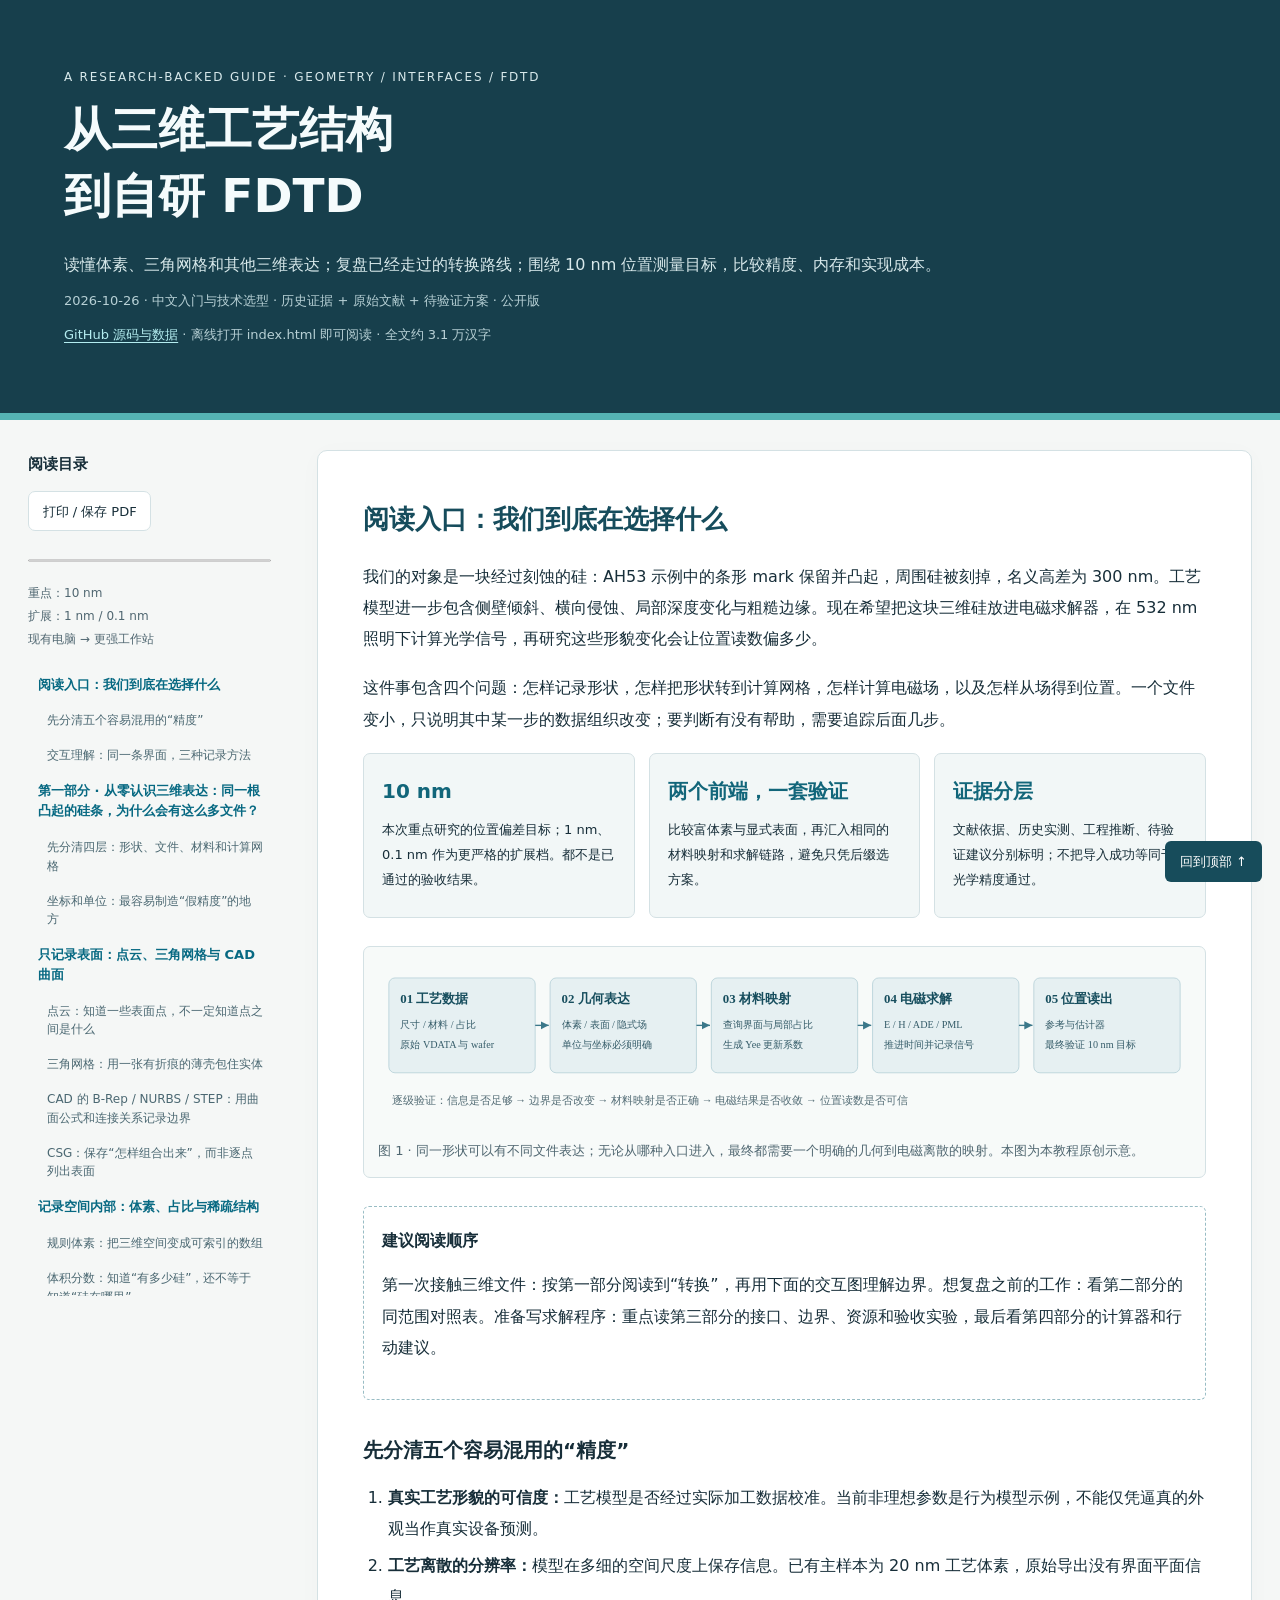
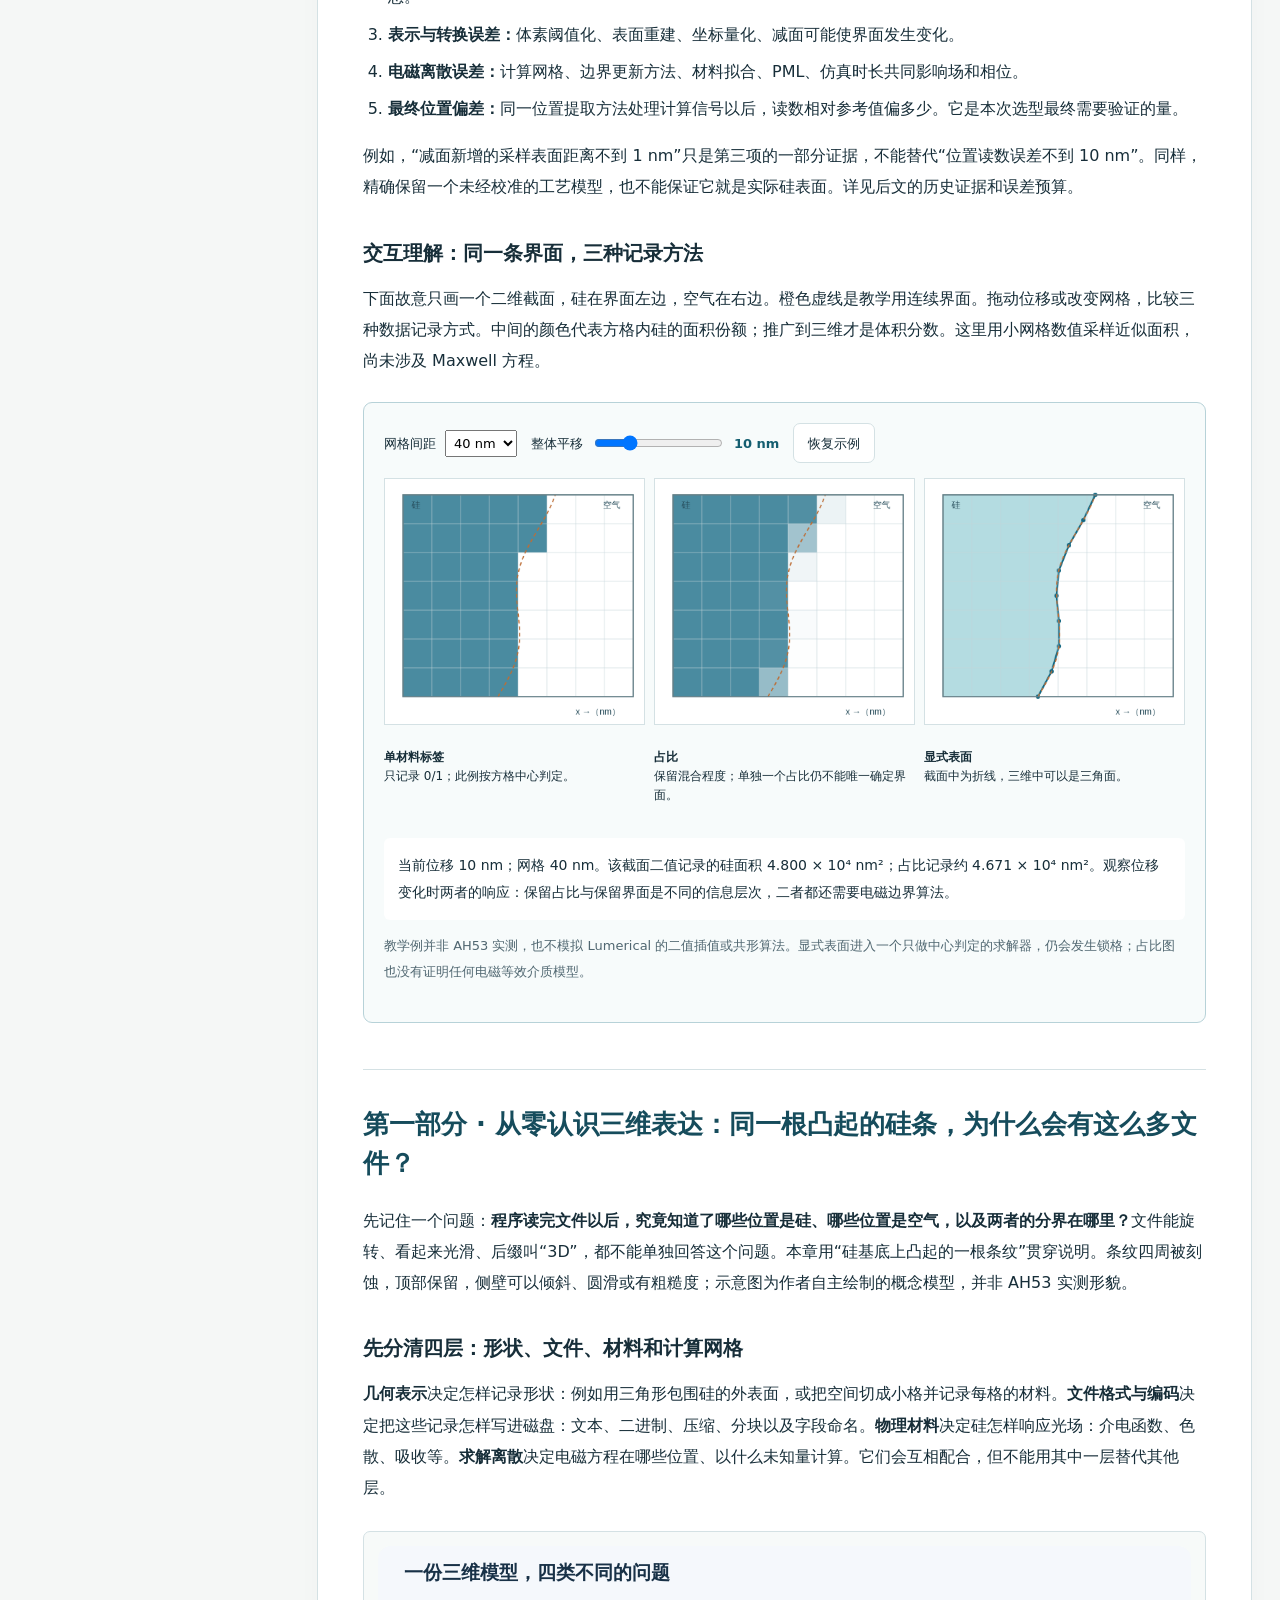
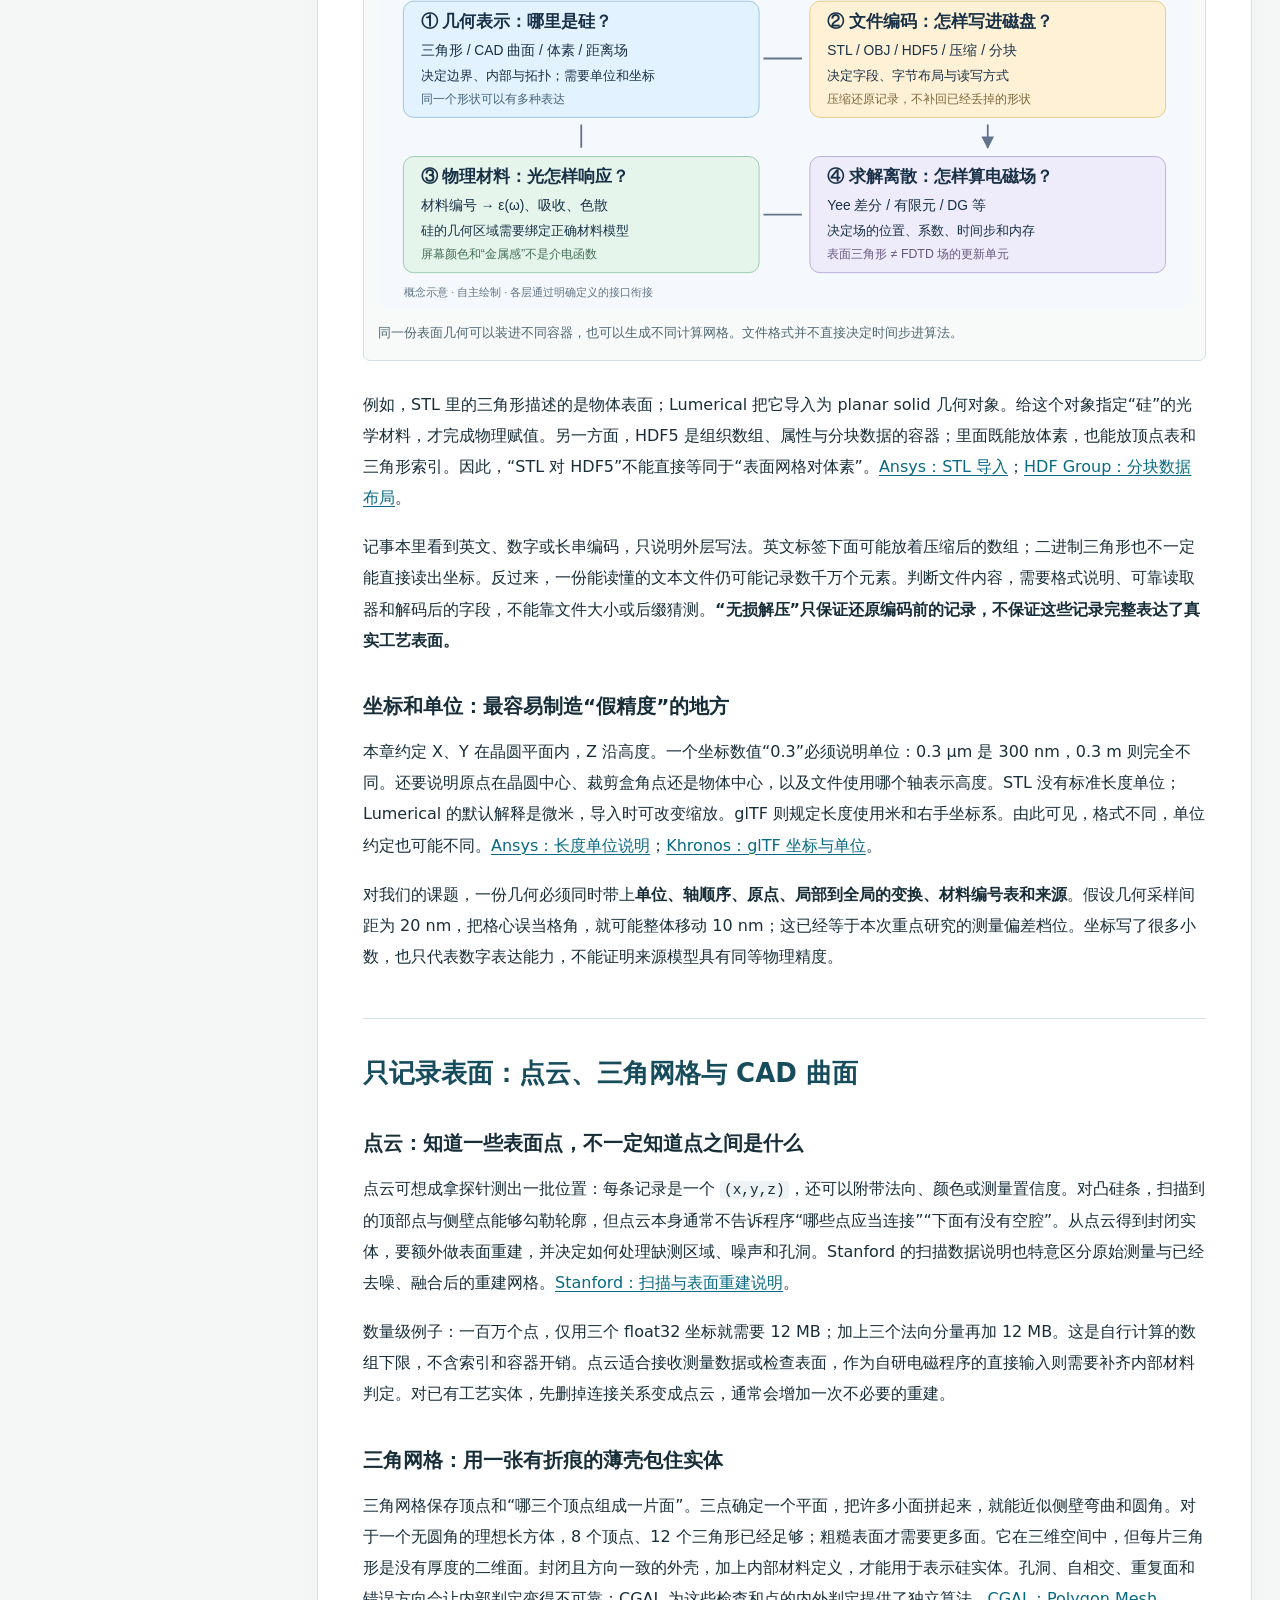
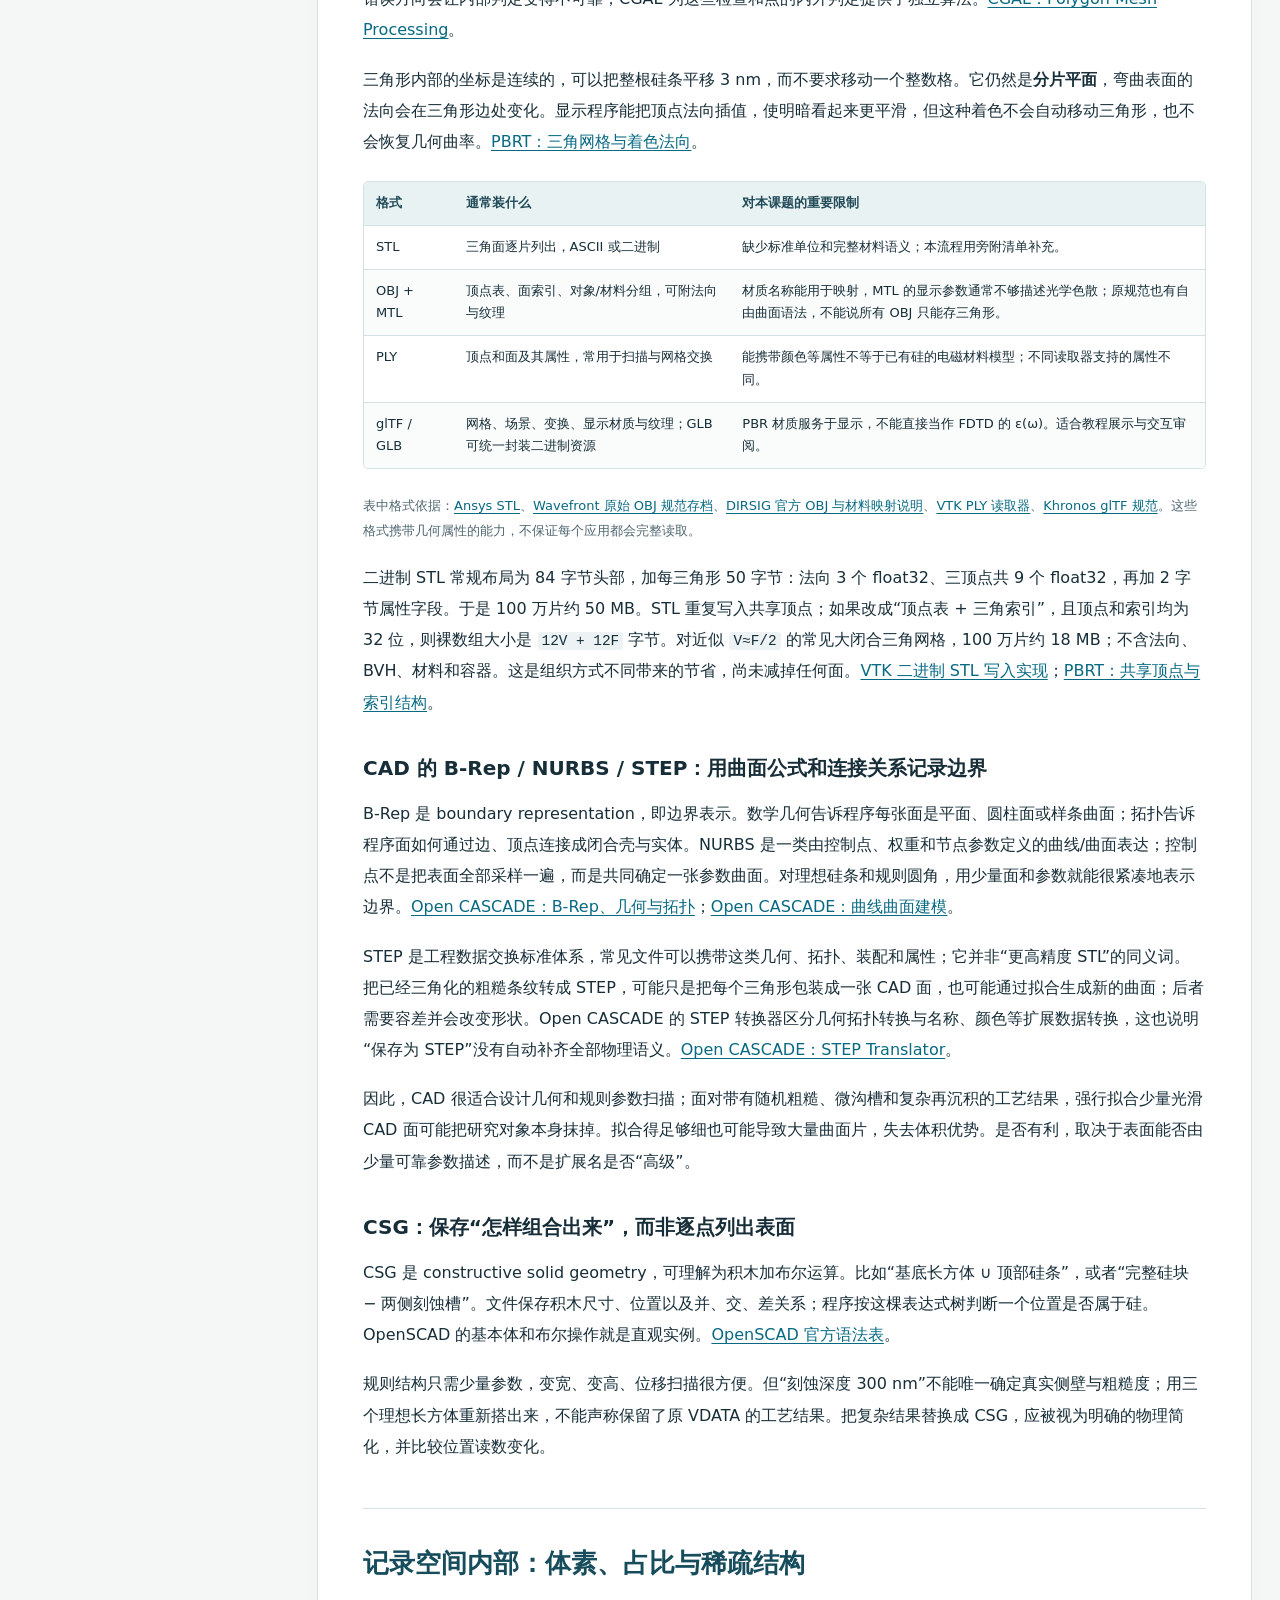
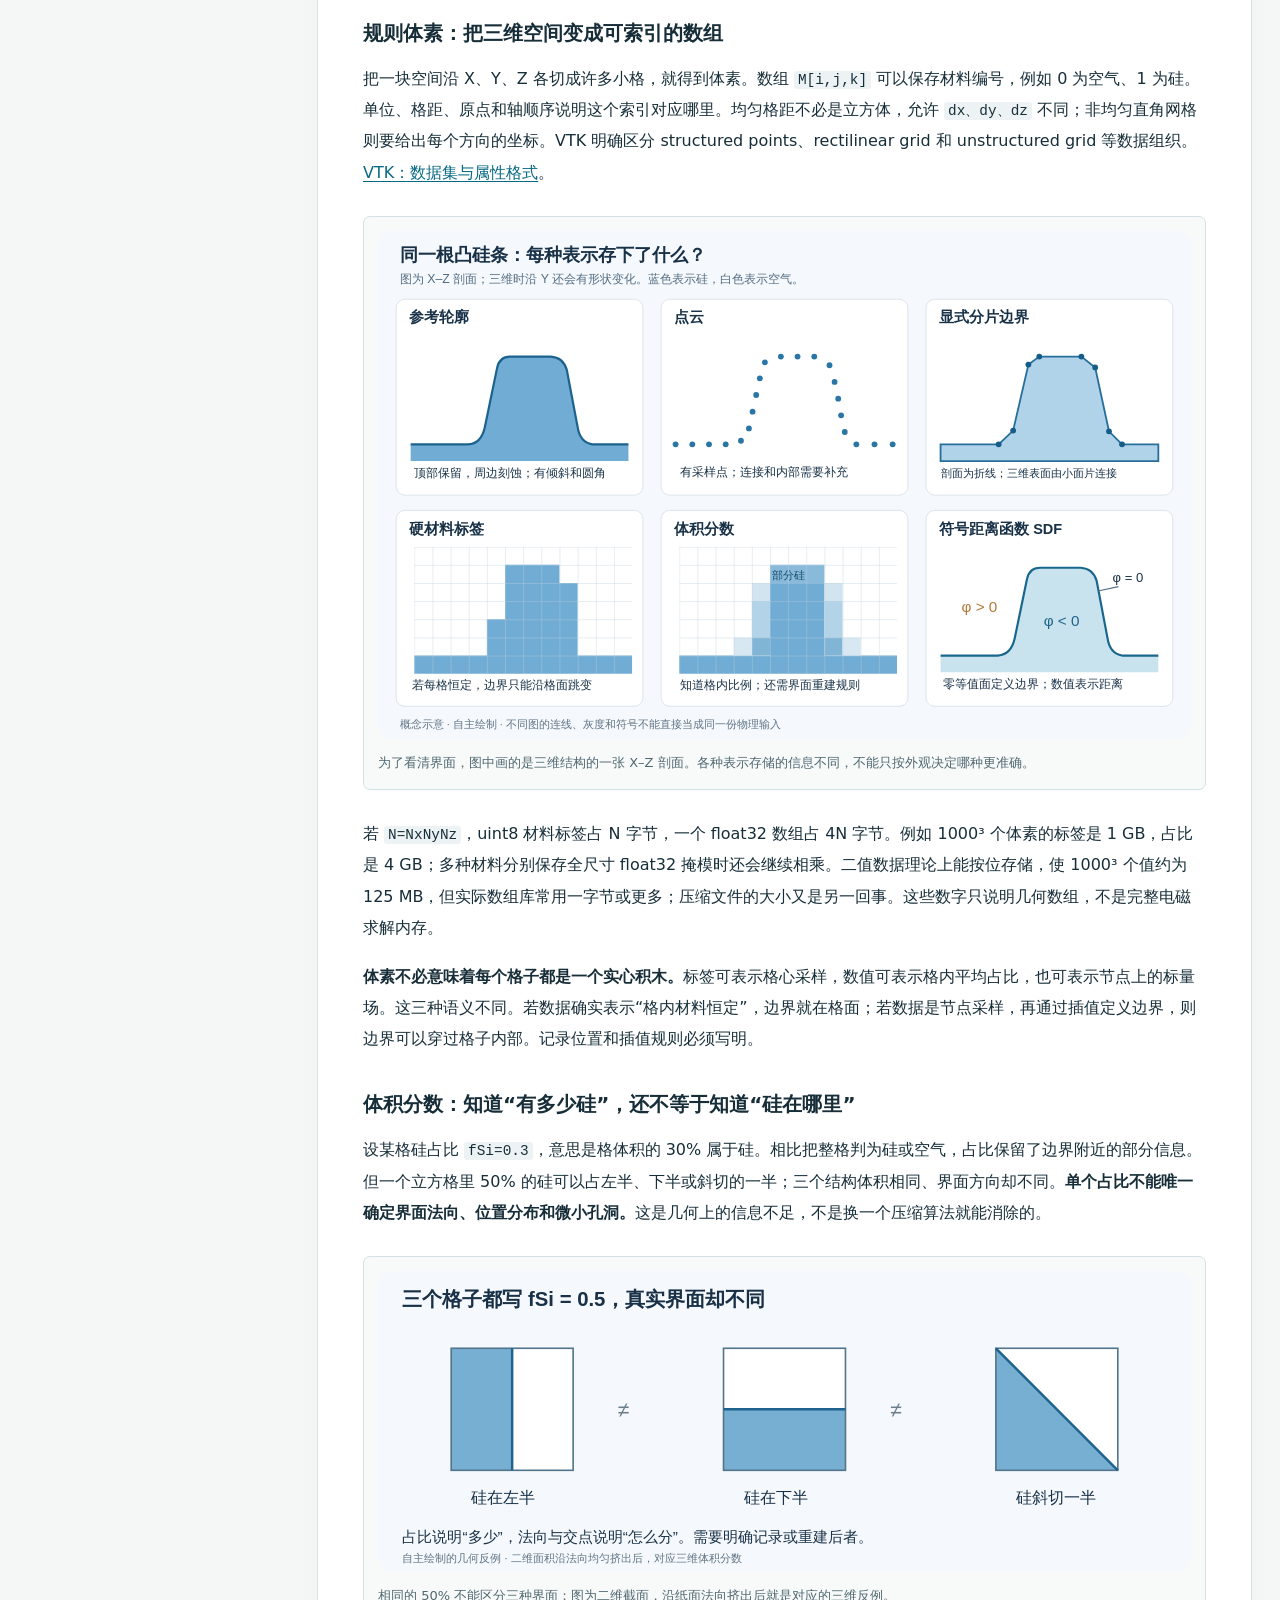
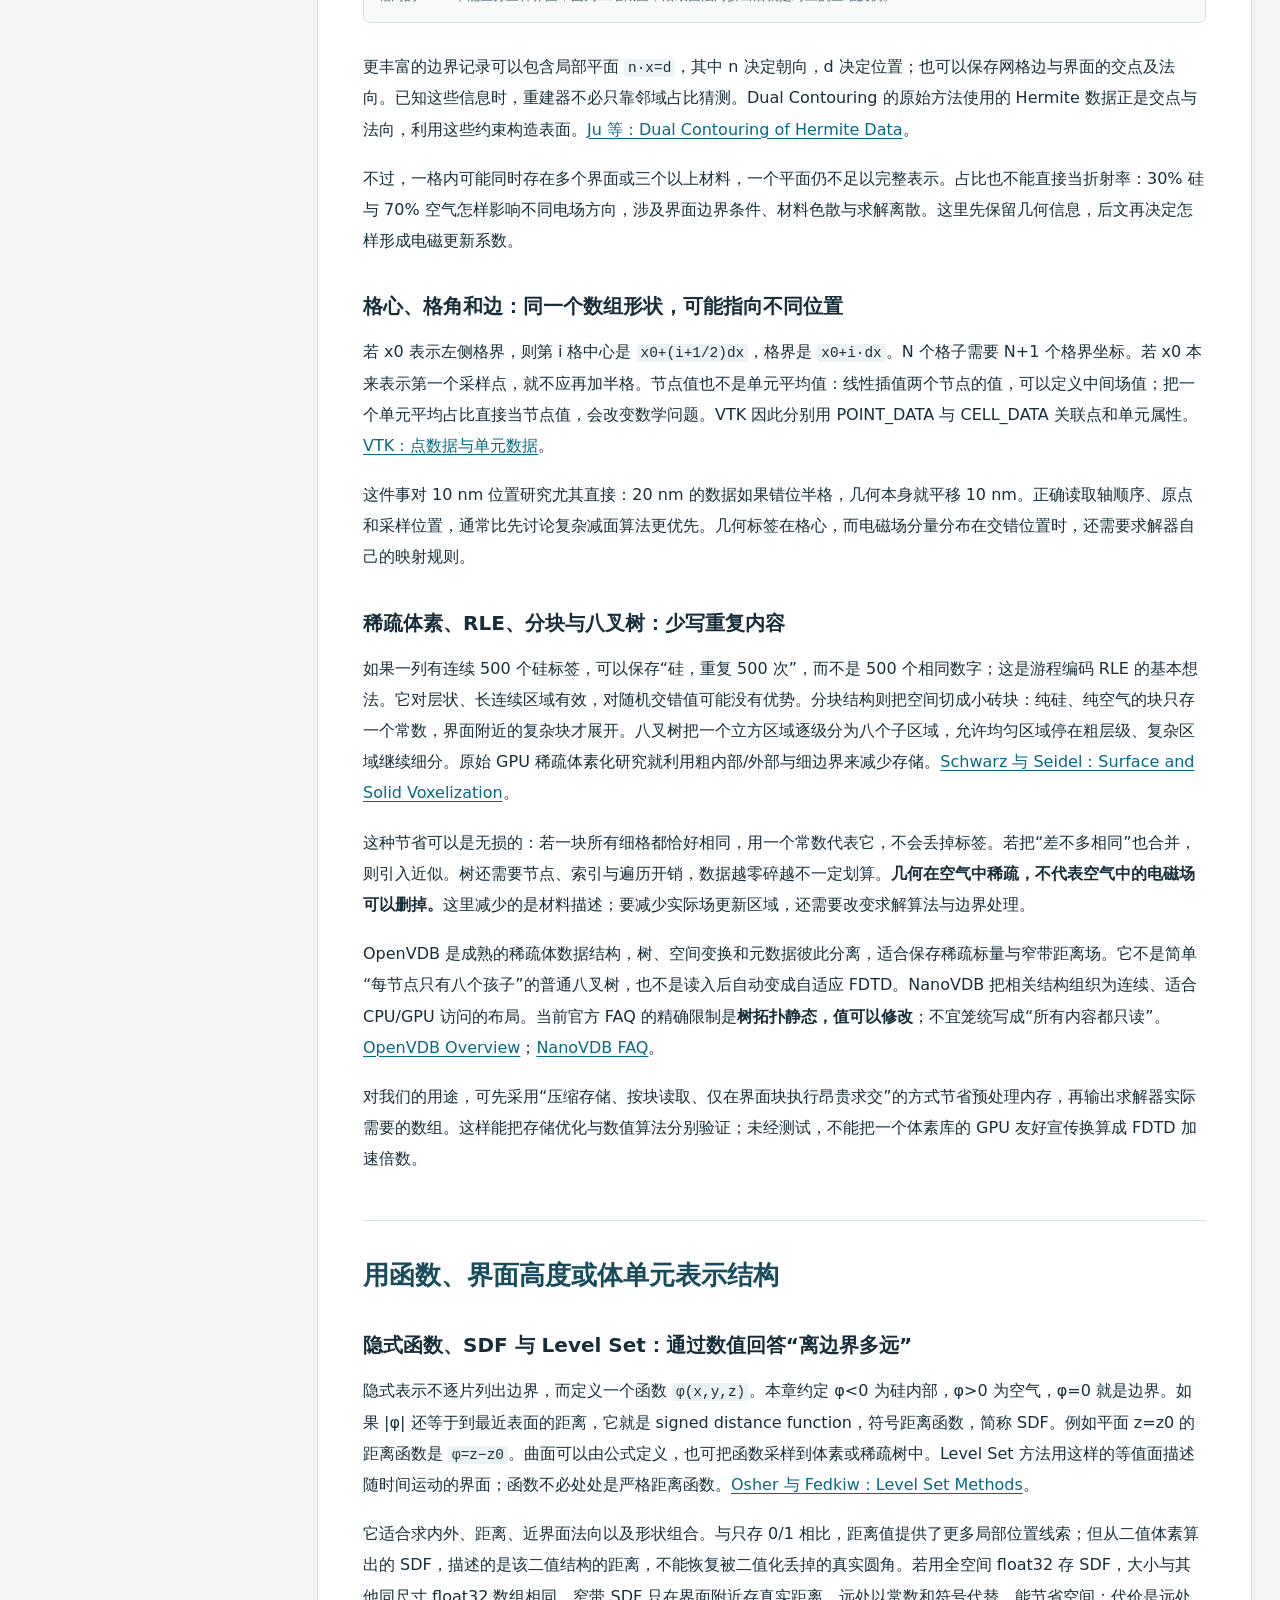
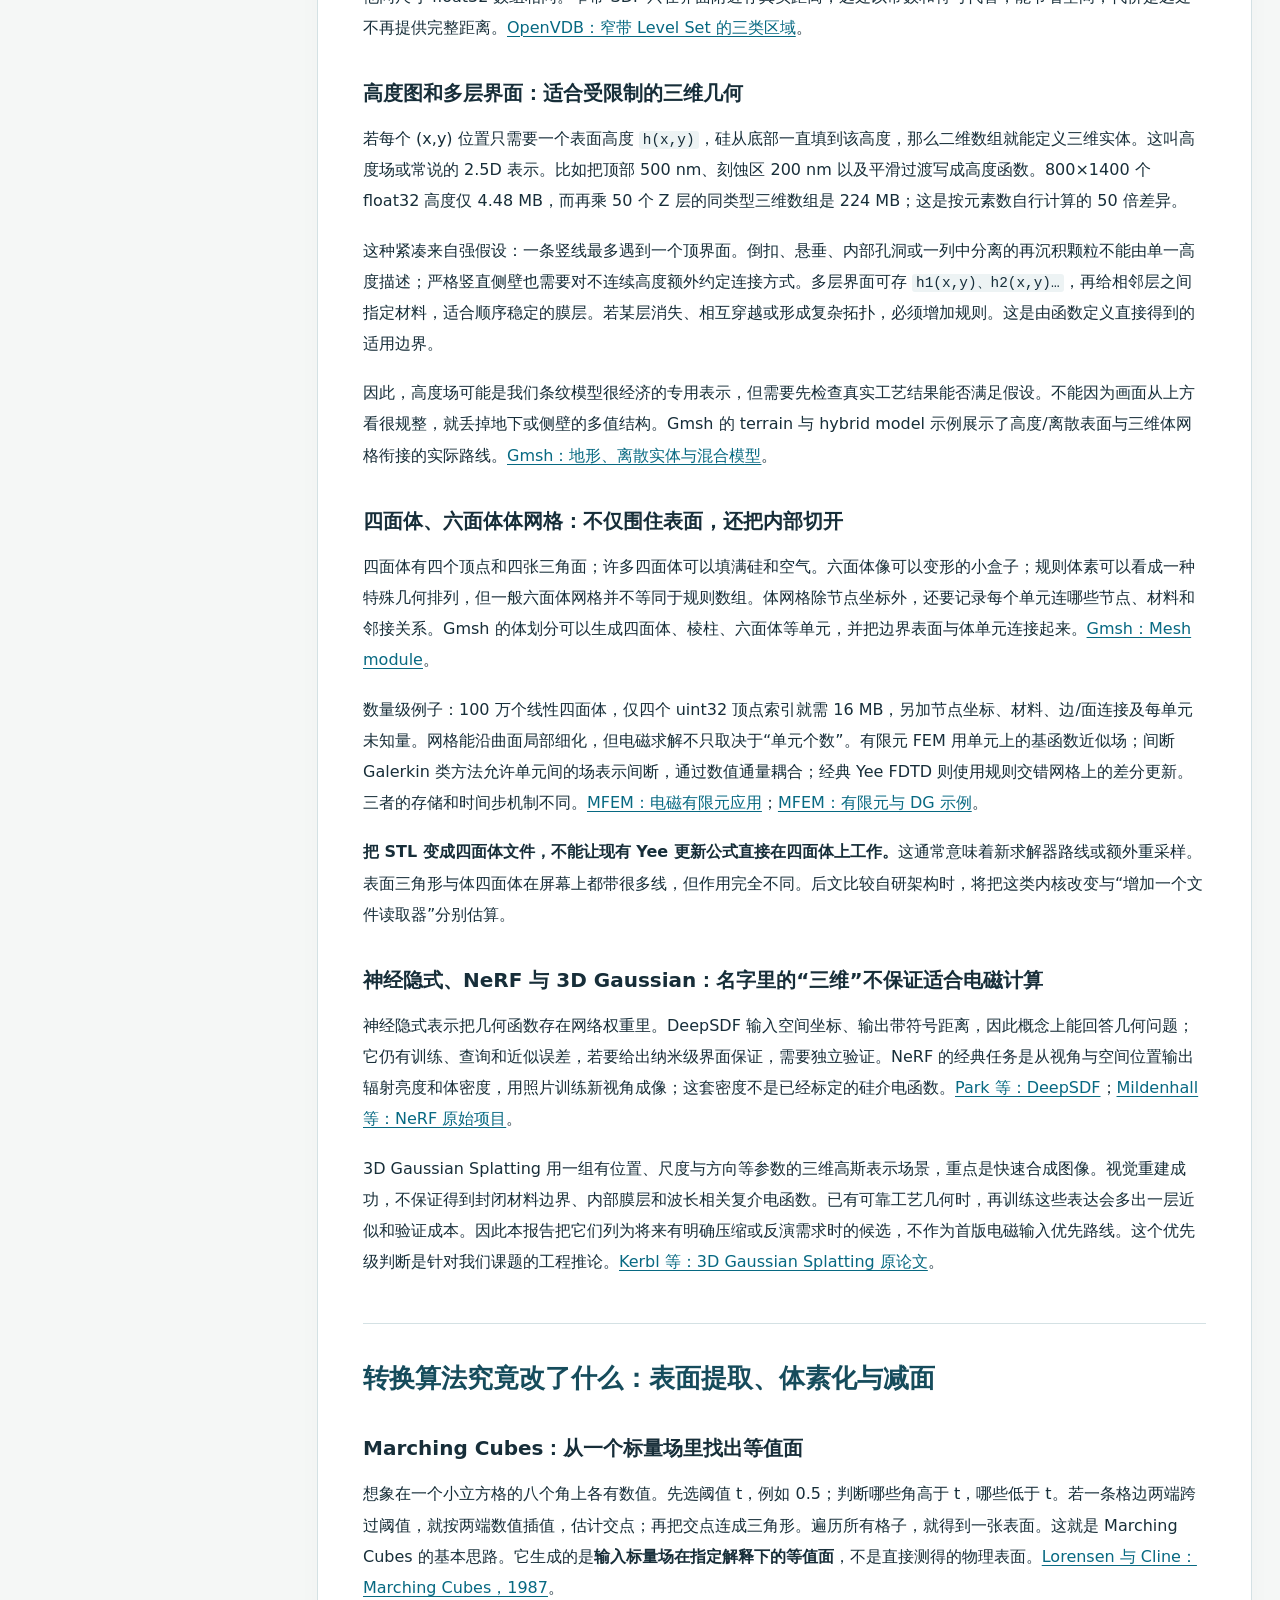
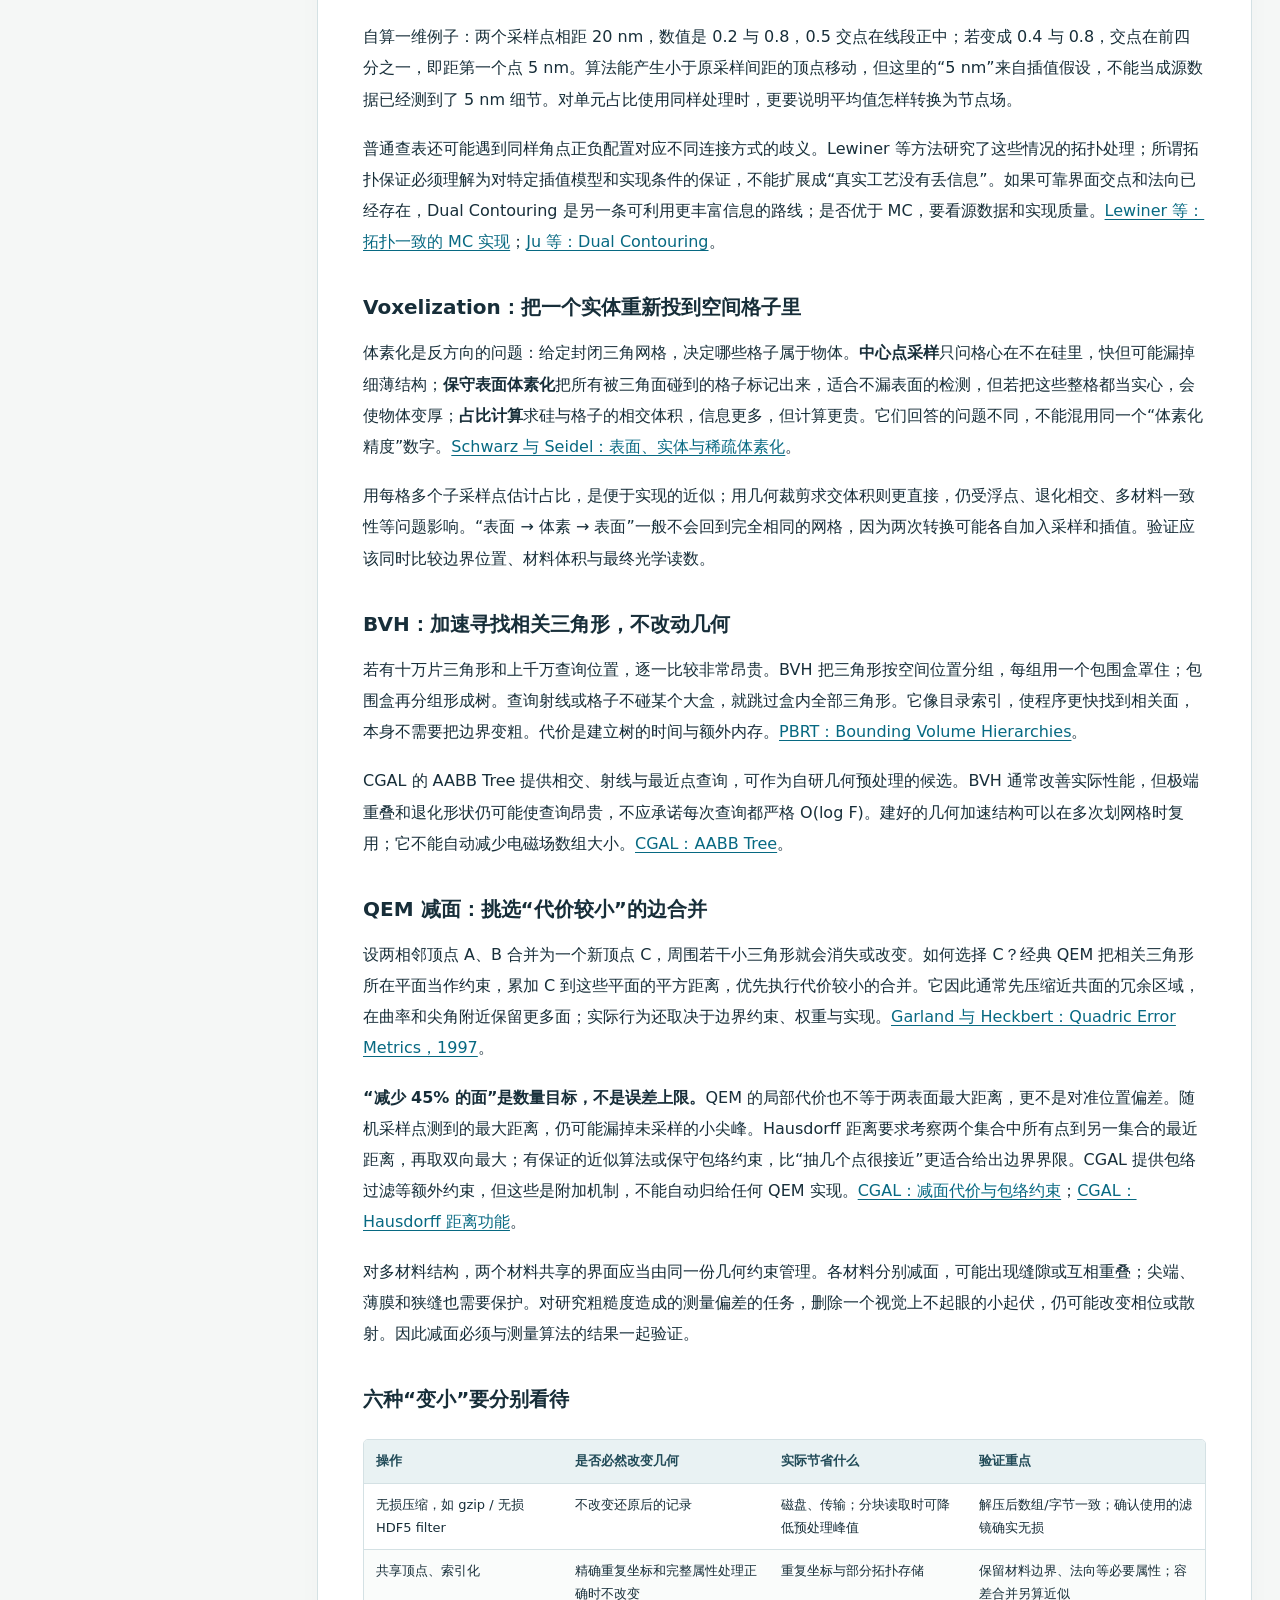
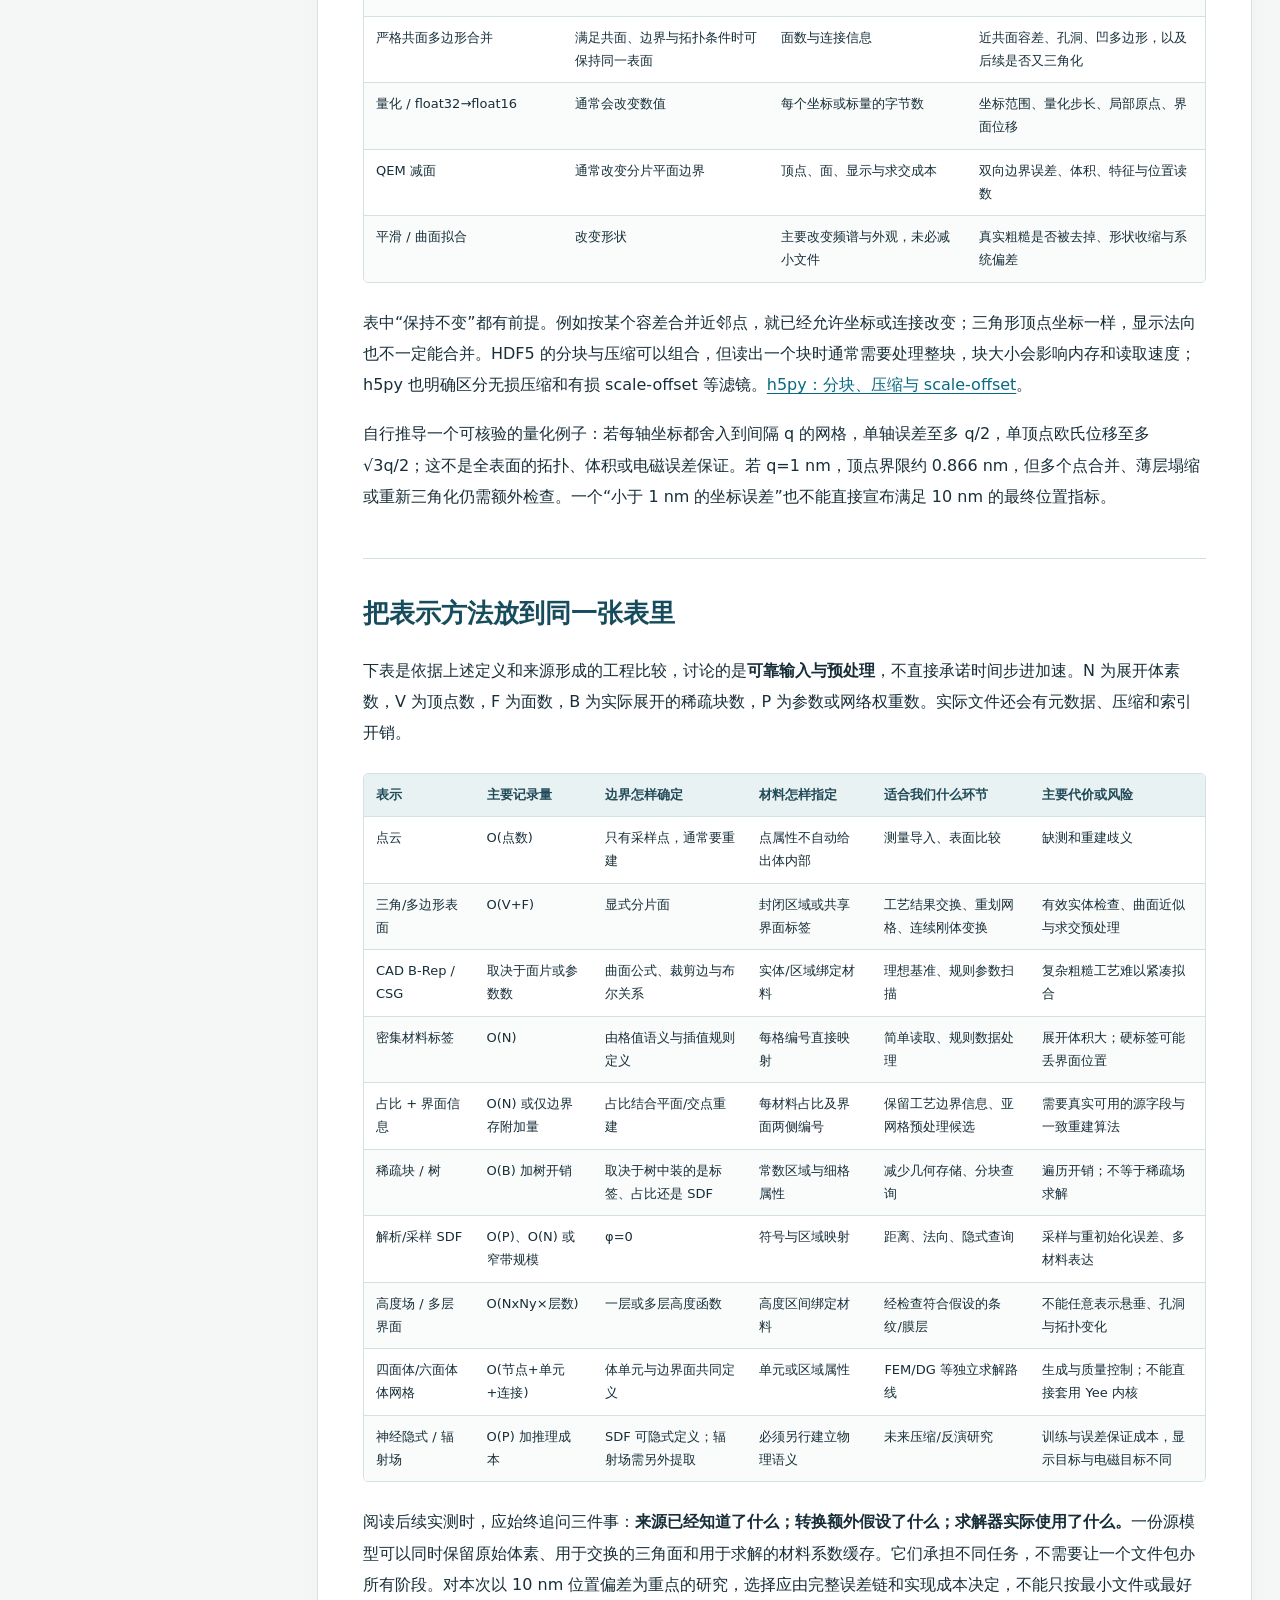
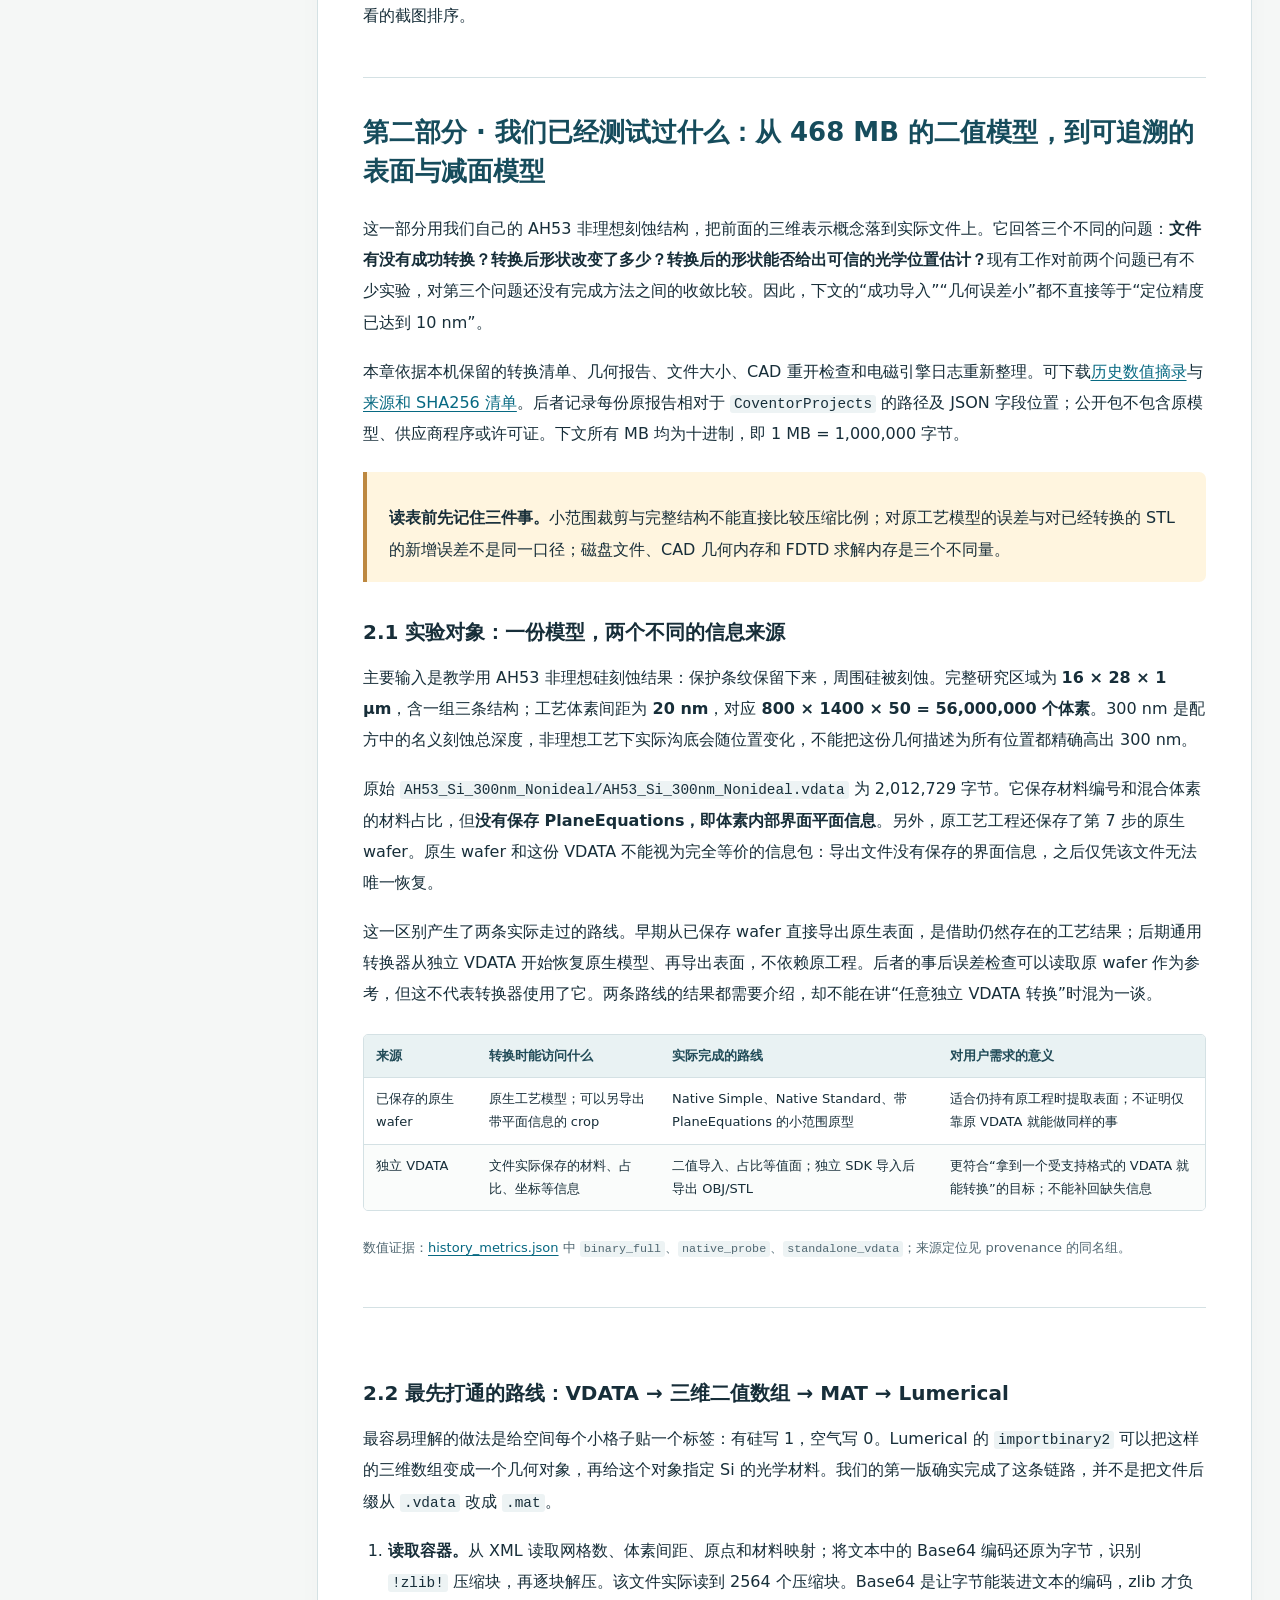
<file: index.html>
<!doctype html>
<html lang="zh-CN"><head><meta charset="utf-8"><meta name="viewport" content="width=device-width,initial-scale=1"><meta name="description" content="从零理解三维表达，复盘 Coventor VDATA 到 Lumerical 的实测路线，并为 10 nm 位置测量课题选择自研 FDTD 几何与边界方案。"><title>从三维工艺结构到自研 FDTD · 3D 表达与计算选型调研</title><link rel="stylesheet" href="assets/style.css"><link rel="icon" href="data:,"></head>
<body id="top"><header class="hero"><p class="eyebrow">A research-backed guide · Geometry / Interfaces / FDTD</p><h1>从三维工艺结构<br>到自研 FDTD</h1><p>读懂体素、三角网格和其他三维表达；复盘已经走过的转换路线；围绕 10 nm 位置测量目标，比较精度、内存和实现成本。</p><p class="meta">2026-10-26 · 中文入门与技术选型 · 历史证据 + 原始文献 + 待验证方案 · 公开版</p><p class="meta"><a href="https://github.com/ychen1213/3d-geometry-to-fdtd-research">GitHub 源码与数据</a> · 离线打开 index.html 即可阅读 · 全文约 3.1 万汉字</p></header>
<div class="layout"><aside class="sidebar"><strong>阅读目录</strong><div class="tools"><button id="mobile-nav" aria-expanded="false" type="button">展开目录</button><button id="print-button" type="button">打印 / 保存 PDF</button></div><progress id="reading-progress" max="1" value="0" aria-label="阅读进度"></progress><p class="status">重点：10 nm<br>扩展：1 nm / 0.1 nm<br>现有电脑 → 更强工作站</p><nav id="toc" aria-label="章节导航"><ol><li class="toc-2"><a href="#heading-001">阅读入口：我们到底在选择什么</a></li><li class="toc-3"><a href="#heading-002">先分清五个容易混用的“精度”</a></li><li class="toc-3"><a href="#heading-003">交互理解：同一条界面，三种记录方法</a></li><li class="toc-2"><a href="#heading-004">第一部分 · 从零认识三维表达：同一根凸起的硅条，为什么会有这么多文件？</a></li><li class="toc-3"><a href="#geom-four-layers">先分清四层：形状、文件、材料和计算网格</a></li><li class="toc-3"><a href="#geom-coordinates">坐标和单位：最容易制造“假精度”的地方</a></li><li class="toc-2"><a href="#heading-007">只记录表面：点云、三角网格与 CAD 曲面</a></li><li class="toc-3"><a href="#geom-point-cloud">点云：知道一些表面点，不一定知道点之间是什么</a></li><li class="toc-3"><a href="#geom-triangle-mesh">三角网格：用一张有折痕的薄壳包住实体</a></li><li class="toc-3"><a href="#geom-cad">CAD 的 B-Rep / NURBS / STEP：用曲面公式和连接关系记录边界</a></li><li class="toc-3"><a href="#geom-csg">CSG：保存“怎样组合出来”，而非逐点列出表面</a></li><li class="toc-2"><a href="#heading-012">记录空间内部：体素、占比与稀疏结构</a></li><li class="toc-3"><a href="#geom-voxel">规则体素：把三维空间变成可索引的数组</a></li><li class="toc-3"><a href="#geom-fractions">体积分数：知道“有多少硅”，还不等于知道“硅在哪里”</a></li><li class="toc-3"><a href="#geom-sampling">格心、格角和边：同一个数组形状，可能指向不同位置</a></li><li class="toc-3"><a href="#geom-sparse">稀疏体素、RLE、分块与八叉树：少写重复内容</a></li><li class="toc-2"><a href="#heading-017">用函数、界面高度或体单元表示结构</a></li><li class="toc-3"><a href="#geom-sdf">隐式函数、SDF 与 Level Set：通过数值回答“离边界多远”</a></li><li class="toc-3"><a href="#geom-heightfield">高度图和多层界面：适合受限制的三维几何</a></li><li class="toc-3"><a href="#geom-volume-mesh">四面体、六面体体网格：不仅围住表面，还把内部切开</a></li><li class="toc-3"><a href="#geom-neural">神经隐式、NeRF 与 3D Gaussian：名字里的“三维”不保证适合电磁计算</a></li><li class="toc-2"><a href="#heading-022">转换算法究竟改了什么：表面提取、体素化与减面</a></li><li class="toc-3"><a href="#geom-marching-cubes">Marching Cubes：从一个标量场里找出等值面</a></li><li class="toc-3"><a href="#geom-voxelization">Voxelization：把一个实体重新投到空间格子里</a></li><li class="toc-3"><a href="#geom-bvh">BVH：加速寻找相关三角形，不改动几何</a></li><li class="toc-3"><a href="#geom-qem">QEM 减面：挑选“代价较小”的边合并</a></li><li class="toc-3"><a href="#geom-compression">六种“变小”要分别看待</a></li><li class="toc-2"><a href="#heading-028">把表示方法放到同一张表里</a></li><li class="toc-2"><a href="#heading-029">第二部分 · 我们已经测试过什么：从 468 MB 的二值模型，到可追溯的表面与减面模型</a></li><li class="toc-3"><a href="#hist-source">2.1 实验对象：一份模型，两个不同的信息来源</a></li><li class="toc-3"><a href="#heading-031">2.2 最先打通的路线：VDATA → 三维二值数组 → MAT → Lumerical</a></li><li class="toc-3"><a href="#heading-032">2.3 保留占比再找表面：marching cubes 做了什么</a></li><li class="toc-3"><a href="#hist-plane">2.4 平面信息辅助：更丰富的输入，仍然是重建原型</a></li><li class="toc-3"><a href="#hist-native">2.5 原生 Simple 与 Standard：厂商导出的表面也要验收</a></li><li class="toc-3"><a href="#hist-crop-table">2.6 在相同小范围里比较：改善体现在哪里</a></li><li class="toc-3"><a href="#heading-036">2.7 为什么没有采用一个高度图来代替三维结构</a></li><li class="toc-3"><a href="#heading-037">2.8 后来建立的独立 VDATA 转换器：输入来源终于满足可复用要求</a></li><li class="toc-3"><a href="#heading-038">2.9 第一类减小方法：不动几何，只去掉重复和压缩字节</a></li><li class="toc-3"><a href="#heading-039">2.10 第二类减小方法：严格共面的三角形合成一个多边形</a></li><li class="toc-3"><a href="#heading-040">2.11 第三类减小方法：QEM 用少量几何改变换取更少的面</a></li><li class="toc-3"><a href="#heading-041">2.12 真正运行过电磁求解的是哪些测试</a></li><li class="toc-3"><a href="#heading-042">2.13 这些历史实验对 10 nm 定位课题意味着什么</a></li><li class="toc-2"><a href="#heading-043">第三部分 · 从三维文件到自研 FDTD：真正需要保留下来的是什么</a></li><li class="toc-2"><a href="#heading-044">先分清四层：文件、几何、离散材料、电磁场</a></li><li class="toc-2"><a href="#heading-045">Yee 网格究竟是什么，为什么 STL 不是 FDTD 的计算网格</a></li><li class="toc-3"><a href="#fdtd-two-grids">工艺体素与电磁网格不能强行一一对应</a></li><li class="toc-2"><a href="#heading-047">最影响精度的一步：把材料边界映射到 Yee 网格</a></li><li class="toc-3"><a href="#fdtd-plic">为什么只有“占 30%”还不够</a></li><li class="toc-3"><a href="#fdtd-tensor">“混合材料”为什么不能只平均折射率</a></li><li class="toc-2"><a href="#heading-050">我们的 Si 在 532 nm 有吸收：为什么这会改变算法选择</a></li><li class="toc-2"><a href="#heading-051">Lumerical 为什么提供 STL 入口，它还考虑了哪些因素</a></li><li class="toc-2"><a href="#heading-052">我们的现有程序处在哪一步</a></li><li class="toc-3"><a href="#fdtd-upgrade-options">渐进升级与新架构如何比较</a></li><li class="toc-2"><a href="#heading-054">建议的数据协议：双几何入口，一个可追溯的中间层</a></li><li class="toc-3"><a href="#fdtd-cache">应缓存的是可重用计算，不是错误地复用旧结果</a></li><li class="toc-2"><a href="#heading-056">文件小、几何内存小与求解内存小，分别怎么获得</a></li><li class="toc-3"><a href="#fdtd-memory-arrays">内存里到底装了哪些东西</a></li><li class="toc-3"><a href="#fdtd-cpu-gpu">CPU 与 GPU：先管数据搬运，再谈计算峰值</a></li><li class="toc-2"><a href="#heading-059">为什么网格减半，计算通常远不止翻倍</a></li><li class="toc-2"><a href="#heading-060">已有 AH53 实测说明了什么，以及工作站应怎样规划</a></li><li class="toc-3"><a href="#fdtd-capacity-planning">容量分档是实验规划，不是硬件购买或速度承诺</a></li><li class="toc-2"><a href="#heading-062">课题真正的输出：10 nm 位置偏差意味着什么</a></li><li class="toc-3"><a href="#fdtd-finite-mark">有限三维 Mark 与有限光斑，为什么不能照搬周期公式</a></li><li class="toc-2"><a href="#heading-064">10 nm 目标的误差预算：先作为设计分配，再由实验调整</a></li><li class="toc-2"><a href="#heading-065">建议的验证矩阵：让“哪种输入更好”成为可重复结果</a></li><li class="toc-3"><a href="#fdtd-grid-phase-detail">网格相位与真实位移要分开</a></li><li class="toc-3"><a href="#fdtd-reference-quality">怎样获得足够强的参考</a></li><li class="toc-2"><a href="#heading-068">落地顺序：把格式选择变成可检验的工程决定</a></li><li class="toc-2"><a href="#heading-069">第四部分 · 用计算器把选型问题落到数量级</a></li><li class="toc-3"><a href="#heading-070">1. 先问内存存的是什么，再问文件多大</a></li><li class="toc-3"><a href="#heading-071">2. 从位置预算回推相位预算</a></li><li class="toc-3"><a href="#heading-072">3. 如何阅读已有数字</a></li><li class="toc-3"><a href="#heading-073">4. 课题下一步的推荐顺序</a></li><li class="toc-2"><a href="#heading-074">附录 · 术语和常见问题</a></li><li class="toc-2"><a href="#references">参考文献与证据索引</a></li></ol></nav></aside><main><section id="start">
<h2 id="heading-001">阅读入口：我们到底在选择什么</h2>
<p>我们的对象是一块经过刻蚀的硅：AH53 示例中的条形 mark 保留并凸起，周围硅被刻掉，名义高差为 300 nm。工艺模型进一步包含侧壁倾斜、横向侵蚀、局部深度变化与粗糙边缘。现在希望把这块三维硅放进电磁求解器，在 532 nm 照明下计算光学信号，再研究这些形貌变化会让位置读数偏多少。</p>
<p>这件事包含四个问题：怎样记录形状，怎样把形状转到计算网格，怎样计算电磁场，以及怎样从场得到位置。一个文件变小，只说明其中某一步的数据组织改变；要判断有没有帮助，需要追踪后面几步。</p>
<div class="cards"><div class="card"><b>10 nm</b><p>本次重点研究的位置偏差目标；1 nm、0.1 nm 作为更严格的扩展档。都不是已通过的验收结果。</p></div><div class="card"><b>两个前端，一套验证</b><p>比较富体素与显式表面，再汇入相同的材料映射和求解链路，避免只凭后缀选方案。</p></div><div class="card"><b>证据分层</b><p>文献依据、历史实测、工程推断、待验证建议分别标明；不把导入成功等同于光学精度通过。</p></div></div>
<figure><img src="assets/pipeline.svg" alt="从工艺结构经过几何表达、网格材料映射、电磁场计算，到位置读数的五阶段流程"><figcaption>图 1 · 同一形状可以有不同文件表达；无论从哪种入口进入，最终都需要一个明确的几何到电磁离散的映射。本图为本教程原创示意。</figcaption></figure>
<div class="reading-route"><strong>建议阅读顺序</strong><p>第一次接触三维文件：按第一部分阅读到“转换”，再用下面的交互图理解边界。想复盘之前的工作：看第二部分的同范围对照表。准备写求解程序：重点读第三部分的接口、边界、资源和验收实验，最后看第四部分的计算器和行动建议。</p></div>
<h3 id="heading-002">先分清五个容易混用的“精度”</h3>
<ol><li><strong>真实工艺形貌的可信度：</strong>工艺模型是否经过实际加工数据校准。当前非理想参数是行为模型示例，不能仅凭逼真的外观当作真实设备预测。</li><li><strong>工艺离散的分辨率：</strong>模型在多细的空间尺度上保存信息。已有主样本为 20 nm 工艺体素，原始导出没有界面平面信息。</li><li><strong>表示与转换误差：</strong>体素阈值化、表面重建、坐标量化、减面可能使界面发生变化。</li><li><strong>电磁离散误差：</strong>计算网格、边界更新方法、材料拟合、PML、仿真时长共同影响场和相位。</li><li><strong>最终位置偏差：</strong>同一位置提取方法处理计算信号以后，读数相对参考值偏多少。它是本次选型最终需要验证的量。</li></ol>
<p>例如，“减面新增的采样表面距离不到 1 nm”只是第三项的一部分证据，不能替代“位置读数误差不到 10 nm”。同样，精确保留一个未经校准的工艺模型，也不能保证它就是实际硅表面。详见后文的历史证据和误差预算。</p>
<h3 id="heading-003">交互理解：同一条界面，三种记录方法</h3>
<p>下面故意只画一个二维截面，硅在界面左边，空气在右边。橙色虚线是教学用连续界面。拖动位移或改变网格，比较三种数据记录方式。中间的颜色代表方格内硅的面积份额；推广到三维才是体积分数。这里用小网格数值采样近似面积，尚未涉及 Maxwell 方程。</p>
<div class="demo" id="boundary-demo"><div class="controls"><label>网格间距 <select id="demo-step"><option value="20">20 nm</option><option value="40" selected>40 nm</option><option value="60">60 nm</option></select></label><label>整体平移 <input id="demo-shift" type="range" min="0" max="40" step="1" value="10"><output id="demo-shift-value">10 nm</output></label><button id="demo-reset" type="button">恢复示例</button></div><div class="canvas-grid"><div><canvas id="canvas-label" width="360" height="340" aria-label="按方格中心判定硅或空气的二值采样"></canvas><p><strong>单材料标签</strong><br>只记录 0/1；此例按方格中心判定。</p></div><div><canvas id="canvas-fraction" width="360" height="340" aria-label="记录硅面积占比的方格"></canvas><p><strong>占比</strong><br>保留混合程度；单独一个占比仍不能唯一确定界面。</p></div><div><canvas id="canvas-surface" width="360" height="340" aria-label="以折线显式记录边界"></canvas><p><strong>显式表面</strong><br>截面中为折线，三维中可以是三角面。</p></div></div><div class="demo-result" id="boundary-result" aria-live="polite"></div><p class="small">教学例并非 AH53 实测，也不模拟 Lumerical 的二值插值或共形算法。显式表面进入一个只做中心判定的求解器，仍会发生锁格；占比图也没有证明任何电磁等效介质模型。</p></div>
<noscript><p class="no-js">浏览器未启用 JavaScript；正文、数据表和静态图仍可阅读，交互示例暂不可用。</p></noscript>
</section>

<section id="geom-basics">
<h2 id="heading-004">第一部分 · 从零认识三维表达：同一根凸起的硅条，为什么会有这么多文件？</h2>
<p class="lead">先记住一个问题：<strong>程序读完文件以后，究竟知道了哪些位置是硅、哪些位置是空气，以及两者的分界在哪里？</strong>文件能旋转、看起来光滑、后缀叫“3D”，都不能单独回答这个问题。本章用“硅基底上凸起的一根条纹”贯穿说明。条纹四周被刻蚀，顶部保留，侧壁可以倾斜、圆滑或有粗糙度；示意图为作者自主绘制的概念模型，并非 AH53 实测形貌。</p>

<h3 id="geom-four-layers">先分清四层：形状、文件、材料和计算网格</h3>
<p><strong>几何表示</strong>决定怎样记录形状：例如用三角形包围硅的外表面，或把空间切成小格并记录每格的材料。<strong>文件格式与编码</strong>决定把这些记录怎样写进磁盘：文本、二进制、压缩、分块以及字段命名。<strong>物理材料</strong>决定硅怎样响应光场：介电函数、色散、吸收等。<strong>求解离散</strong>决定电磁方程在哪些位置、以什么未知量计算。它们会互相配合，但不能用其中一层替代其他层。</p>
<figure><img src="assets/geom_layers.svg" alt="四层关系示意：几何表示、文件编码、材料模型和电磁求解离散分别承担不同任务" loading="lazy"><figcaption>同一份表面几何可以装进不同容器，也可以生成不同计算网格。文件格式并不直接决定时间步进算法。</figcaption></figure>
<p>例如，STL 里的三角形描述的是物体表面；Lumerical 把它导入为 planar solid 几何对象。给这个对象指定“硅”的光学材料，才完成物理赋值。另一方面，HDF5 是组织数组、属性与分块数据的容器；里面既能放体素，也能放顶点表和三角形索引。因此，“STL 对 HDF5”不能直接等同于“表面网格对体素”。<a href="https://optics.ansys.com/hc/en-us/articles/360034901953-STL-import-Simulation-object">Ansys：STL 导入</a>；<a href="https://portal.hdfgroup.org/documentation/hdf5/latest/hdf5_chunking.html">HDF Group：分块数据布局</a>。</p>
<p>记事本里看到英文、数字或长串编码，只说明外层写法。英文标签下面可能放着压缩后的数组；二进制三角形也不一定能直接读出坐标。反过来，一份能读懂的文本文件仍可能记录数千万个元素。判断文件内容，需要格式说明、可靠读取器和解码后的字段，不能靠文件大小或后缀猜测。<strong>“无损解压”只保证还原编码前的记录，不保证这些记录完整表达了真实工艺表面。</strong></p>

<h3 id="geom-coordinates">坐标和单位：最容易制造“假精度”的地方</h3>
<p>本章约定 X、Y 在晶圆平面内，Z 沿高度。一个坐标数值“0.3”必须说明单位：0.3 µm 是 300 nm，0.3 m 则完全不同。还要说明原点在晶圆中心、裁剪盒角点还是物体中心，以及文件使用哪个轴表示高度。STL 没有标准长度单位；Lumerical 的默认解释是微米，导入时可改变缩放。glTF 则规定长度使用米和右手坐标系。由此可见，格式不同，单位约定也可能不同。<a href="https://optics.ansys.com/hc/en-us/articles/360034901953-STL-import-Simulation-object">Ansys：长度单位说明</a>；<a href="https://registry.khronos.org/glTF/specs/2.0/glTF-2.0.html#coordinate-system-and-units">Khronos：glTF 坐标与单位</a>。</p>
<p>对我们的课题，一份几何必须同时带上<strong>单位、轴顺序、原点、局部到全局的变换、材料编号表和来源</strong>。假设几何采样间距为 20 nm，把格心误当格角，就可能整体移动 10 nm；这已经等于本次重点研究的测量偏差档位。坐标写了很多小数，也只代表数字表达能力，不能证明来源模型具有同等物理精度。</p>
</section>

<section id="geom-surfaces">
<h2 id="heading-007">只记录表面：点云、三角网格与 CAD 曲面</h2>
<h3 id="geom-point-cloud">点云：知道一些表面点，不一定知道点之间是什么</h3>
<p>点云可想成拿探针测出一批位置：每条记录是一个 <code>(x,y,z)</code>，还可以附带法向、颜色或测量置信度。对凸硅条，扫描到的顶部点与侧壁点能够勾勒轮廓，但点云本身通常不告诉程序“哪些点应当连接”“下面有没有空腔”。从点云得到封闭实体，要额外做表面重建，并决定如何处理缺测区域、噪声和孔洞。Stanford 的扫描数据说明也特意区分原始测量与已经去噪、融合后的重建网格。<a href="https://graphics.stanford.edu/data/3Dscanrep/">Stanford：扫描与表面重建说明</a>。</p>
<p>数量级例子：一百万个点，仅用三个 float32 坐标就需要 12 MB；加上三个法向分量再加 12 MB。这是自行计算的数组下限，不含索引和容器开销。点云适合接收测量数据或检查表面，作为自研电磁程序的直接输入则需要补齐内部材料判定。对已有工艺实体，先删掉连接关系变成点云，通常会增加一次不必要的重建。</p>

<h3 id="geom-triangle-mesh">三角网格：用一张有折痕的薄壳包住实体</h3>
<p>三角网格保存顶点和“哪三个顶点组成一片面”。三点确定一个平面，把许多小面拼起来，就能近似侧壁弯曲和圆角。对于一个无圆角的理想长方体，8 个顶点、12 个三角形已经足够；粗糙表面才需要更多面。它在三维空间中，但每片三角形是没有厚度的二维面。封闭且方向一致的外壳，加上内部材料定义，才能用于表示硅实体。孔洞、自相交、重复面和错误方向会让内部判定变得不可靠；CGAL 为这些检查和点的内外判定提供了独立算法。<a href="https://doc.cgal.org/latest/Polygon_mesh_processing/index.html">CGAL：Polygon Mesh Processing</a>。</p>
<p>三角形内部的坐标是连续的，可以把整根硅条平移 3 nm，而不要求移动一个整数格。它仍然是<strong>分片平面</strong>，弯曲表面的法向会在三角形边处变化。显示程序能把顶点法向插值，使明暗看起来更平滑，但这种着色不会自动移动三角形，也不会恢复几何曲率。<a href="https://www.pbr-book.org/3ed-2018/Shapes/Triangle_Meshes">PBRT：三角网格与着色法向</a>。</p>
<div class="table-scroll"><table><thead><tr><th>格式</th><th>通常装什么</th><th>对本课题的重要限制</th></tr></thead><tbody>
<tr><td>STL</td><td>三角面逐片列出，ASCII 或二进制</td><td>缺少标准单位和完整材料语义；本流程用旁附清单补充。</td></tr>
<tr><td>OBJ + MTL</td><td>顶点表、面索引、对象/材料分组，可附法向与纹理</td><td>材质名称能用于映射，MTL 的显示参数通常不够描述光学色散；原规范也有自由曲面语法，不能说所有 OBJ 只能存三角形。</td></tr>
<tr><td>PLY</td><td>顶点和面及其属性，常用于扫描与网格交换</td><td>能携带颜色等属性不等于已有硅的电磁材料模型；不同读取器支持的属性不同。</td></tr>
<tr><td>glTF / GLB</td><td>网格、场景、变换、显示材质与纹理；GLB 可统一封装二进制资源</td><td>PBR 材质服务于显示，不能直接当作 FDTD 的 ε(ω)。适合教程展示与交互审阅。</td></tr>
</tbody></table></div>
<p class="source">表中格式依据：<a href="https://optics.ansys.com/hc/en-us/articles/360034901953-STL-import-Simulation-object">Ansys STL</a>、<a href="https://www.paulbourke.net/dataformats/obj/">Wavefront 原始 OBJ 规范存档</a>、<a href="https://dirsig.cis.rit.edu/docs/new/obj.html">DIRSIG 官方 OBJ 与材料映射说明</a>、<a href="https://vtk.org/doc/nightly/html/classvtkPLYReader.html">VTK PLY 读取器</a>、<a href="https://registry.khronos.org/glTF/specs/2.0/glTF-2.0.html">Khronos glTF 规范</a>。这些格式携带几何属性的能力，不保证每个应用都会完整读取。</p>
<p>二进制 STL 常规布局为 84 字节头部，加每三角形 50 字节：法向 3 个 float32、三顶点共 9 个 float32，再加 2 字节属性字段。于是 100 万片约 50 MB。STL 重复写入共享顶点；如果改成“顶点表 + 三角索引”，且顶点和索引均为 32 位，则裸数组大小是 <code>12V + 12F</code> 字节。对近似 <code>V≈F/2</code> 的常见大闭合三角网格，100 万片约 18 MB；不含法向、BVH、材料和容器。这是组织方式不同带来的节省，尚未减掉任何面。<a href="https://raw.githubusercontent.com/Kitware/VTK/master/IO/Geometry/vtkSTLWriter.cxx">VTK 二进制 STL 写入实现</a>；<a href="https://www.pbr-book.org/3ed-2018/Shapes/Triangle_Meshes">PBRT：共享顶点与索引结构</a>。</p>

<h3 id="geom-cad">CAD 的 B-Rep / NURBS / STEP：用曲面公式和连接关系记录边界</h3>
<p>B-Rep 是 boundary representation，即边界表示。数学几何告诉程序每张面是平面、圆柱面或样条曲面；拓扑告诉程序面如何通过边、顶点连接成闭合壳与实体。NURBS 是一类由控制点、权重和节点参数定义的曲线/曲面表达；控制点不是把表面全部采样一遍，而是共同确定一张参数曲面。对理想硅条和规则圆角，用少量面和参数就能很紧凑地表示边界。<a href="https://www.occt3d.com/dev/doc/overview/html/index.html">Open CASCADE：B-Rep、几何与拓扑</a>；<a href="https://www.occt3d.com/dev/doc/overview/html/occt_user_guides__modeling_data.html">Open CASCADE：曲线曲面建模</a>。</p>
<p>STEP 是工程数据交换标准体系，常见文件可以携带这类几何、拓扑、装配和属性；它并非“更高精度 STL”的同义词。把已经三角化的粗糙条纹转成 STEP，可能只是把每个三角形包装成一张 CAD 面，也可能通过拟合生成新的曲面；后者需要容差并会改变形状。Open CASCADE 的 STEP 转换器区分几何拓扑转换与名称、颜色等扩展数据转换，这也说明“保存为 STEP”没有自动补齐全部物理语义。<a href="https://www.occt3d.com/dev/doc/overview/html/occt_user_guides__step.html">Open CASCADE：STEP Translator</a>。</p>
<p>因此，CAD 很适合设计几何和规则参数扫描；面对带有随机粗糙、微沟槽和复杂再沉积的工艺结果，强行拟合少量光滑 CAD 面可能把研究对象本身抹掉。拟合得足够细也可能导致大量曲面片，失去体积优势。是否有利，取决于表面能否由少量可靠参数描述，而不是扩展名是否“高级”。</p>

<h3 id="geom-csg">CSG：保存“怎样组合出来”，而非逐点列出表面</h3>
<p>CSG 是 constructive solid geometry，可理解为积木加布尔运算。比如“基底长方体 ∪ 顶部硅条”，或者“完整硅块 − 两侧刻蚀槽”。文件保存积木尺寸、位置以及并、交、差关系；程序按这棵表达式树判断一个位置是否属于硅。OpenSCAD 的基本体和布尔操作就是直观实例。<a href="https://openscad.org/cheatsheet/">OpenSCAD 官方语法表</a>。</p>
<p>规则结构只需少量参数，变宽、变高、位移扫描很方便。但“刻蚀深度 300 nm”不能唯一确定真实侧壁与粗糙度；用三个理想长方体重新搭出来，不能声称保留了原 VDATA 的工艺结果。把复杂结果替换成 CSG，应被视为明确的物理简化，并比较位置读数变化。</p>
</section>

<section id="geom-volumes">
<h2 id="heading-012">记录空间内部：体素、占比与稀疏结构</h2>
<h3 id="geom-voxel">规则体素：把三维空间变成可索引的数组</h3>
<p>把一块空间沿 X、Y、Z 各切成许多小格，就得到体素。数组 <code>M[i,j,k]</code> 可以保存材料编号，例如 0 为空气、1 为硅。单位、格距、原点和轴顺序说明这个索引对应哪里。均匀格距不必是立方体，允许 <code>dx、dy、dz</code> 不同；非均匀直角网格则要给出每个方向的坐标。VTK 明确区分 structured points、rectilinear grid 和 unstructured grid 等数据组织。<a href="https://docs.vtk.org/en/v9.5.2/design_documents/VTKFileFormats.html">VTK：数据集与属性格式</a>。</p>
<figure><img src="assets/geom_boundary.svg" alt="同一个凸起硅条的剖面分别以点云、显式边界、二值体素、占比和符号距离表达" loading="lazy"><figcaption>为了看清界面，图中画的是三维结构的一张 X–Z 剖面。各种表示存储的信息不同，不能只按外观决定哪种更准确。</figcaption></figure>
<p>若 <code>N=NxNyNz</code>，uint8 材料标签占 N 字节，一个 float32 数组占 4N 字节。例如 1000³ 个体素的标签是 1 GB，占比是 4 GB；多种材料分别保存全尺寸 float32 掩模时还会继续相乘。二值数据理论上能按位存储，使 1000³ 个值约为 125 MB，但实际数组库常用一字节或更多；压缩文件的大小又是另一回事。这些数字只说明几何数组，不是完整电磁求解内存。</p>
<p><strong>体素不必意味着每个格子都是一个实心积木。</strong>标签可表示格心采样，数值可表示格内平均占比，也可表示节点上的标量场。这三种语义不同。若数据确实表示“格内材料恒定”，边界就在格面；若数据是节点采样，再通过插值定义边界，则边界可以穿过格子内部。记录位置和插值规则必须写明。</p>

<h3 id="geom-fractions">体积分数：知道“有多少硅”，还不等于知道“硅在哪里”</h3>
<p>设某格硅占比 <code>fSi=0.3</code>，意思是格体积的 30% 属于硅。相比把整格判为硅或空气，占比保留了边界附近的部分信息。但一个立方格里 50% 的硅可以占左半、下半或斜切的一半；三个结构体积相同、界面方向却不同。<strong>单个占比不能唯一确定界面法向、位置分布和微小孔洞。</strong>这是几何上的信息不足，不是换一个压缩算法就能消除的。</p>
<figure><img src="assets/geom_fraction.svg" alt="同为50%硅占比的三个格子分别左半、下半和斜切填充，说明体积分数不能唯一确定界面" loading="lazy"><figcaption>相同的 50% 不能区分三种界面；图为二维截面，沿纸面法向挤出后就是对应的三维反例。</figcaption></figure>
<p>更丰富的边界记录可以包含局部平面 <code>n·x=d</code>，其中 n 决定朝向，d 决定位置；也可以保存网格边与界面的交点及法向。已知这些信息时，重建器不必只靠邻域占比猜测。Dual Contouring 的原始方法使用的 Hermite 数据正是交点与法向，利用这些约束构造表面。<a href="https://www.cse.wustl.edu/~taoju/research/dualContour.pdf">Ju 等：Dual Contouring of Hermite Data</a>。</p>
<p>不过，一格内可能同时存在多个界面或三个以上材料，一个平面仍不足以完整表示。占比也不能直接当折射率：30% 硅与 70% 空气怎样影响不同电场方向，涉及界面边界条件、材料色散与求解离散。这里先保留几何信息，后文再决定怎样形成电磁更新系数。</p>

<h3 id="geom-sampling">格心、格角和边：同一个数组形状，可能指向不同位置</h3>
<p>若 x0 表示左侧格界，则第 i 格中心是 <code>x0+(i+1/2)dx</code>，格界是 <code>x0+i·dx</code>。N 个格子需要 N+1 个格界坐标。若 x0 本来表示第一个采样点，就不应再加半格。节点值也不是单元平均值：线性插值两个节点的值，可以定义中间场值；把一个单元平均占比直接当节点值，会改变数学问题。VTK 因此分别用 POINT_DATA 与 CELL_DATA 关联点和单元属性。<a href="https://docs.vtk.org/en/v9.5.2/design_documents/VTKFileFormats.html">VTK：点数据与单元数据</a>。</p>
<p>这件事对 10 nm 位置研究尤其直接：20 nm 的数据如果错位半格，几何本身就平移 10 nm。正确读取轴顺序、原点和采样位置，通常比先讨论复杂减面算法更优先。几何标签在格心，而电磁场分量分布在交错位置时，还需要求解器自己的映射规则。</p>

<h3 id="geom-sparse">稀疏体素、RLE、分块与八叉树：少写重复内容</h3>
<p>如果一列有连续 500 个硅标签，可以保存“硅，重复 500 次”，而不是 500 个相同数字；这是游程编码 RLE 的基本想法。它对层状、长连续区域有效，对随机交错值可能没有优势。分块结构则把空间切成小砖块：纯硅、纯空气的块只存一个常数，界面附近的复杂块才展开。八叉树把一个立方区域逐级分为八个子区域，允许均匀区域停在粗层级、复杂区域继续细分。原始 GPU 稀疏体素化研究就利用粗内部/外部与细边界来减少存储。<a href="https://michael-schwarz.com/research/publ/2010/vox/">Schwarz 与 Seidel：Surface and Solid Voxelization</a>。</p>
<p>这种节省可以是无损的：若一块所有细格都恰好相同，用一个常数代表它，不会丢掉标签。若把“差不多相同”也合并，则引入近似。树还需要节点、索引与遍历开销，数据越零碎越不一定划算。<strong>几何在空气中稀疏，不代表空气中的电磁场可以删掉。</strong>这里减少的是材料描述；要减少实际场更新区域，还需要改变求解算法与边界处理。</p>
<p>OpenVDB 是成熟的稀疏体数据结构，树、空间变换和元数据彼此分离，适合保存稀疏标量与窄带距离场。它不是简单“每节点只有八个孩子”的普通八叉树，也不是读入后自动变成自适应 FDTD。NanoVDB 把相关结构组织为连续、适合 CPU/GPU 访问的布局。当前官方 FAQ 的精确限制是<strong>树拓扑静态，值可以修改</strong>；不宜笼统写成“所有内容都只读”。<a href="https://www.openvdb.org/documentation/doxygen/overview.html">OpenVDB Overview</a>；<a href="https://www.openvdb.org/documentation/doxygen/NanoVDB_FAQ.html">NanoVDB FAQ</a>。</p>
<p>对我们的用途，可先采用“压缩存储、按块读取、仅在界面块执行昂贵求交”的方式节省预处理内存，再输出求解器实际需要的数组。这样能把存储优化与数值算法分别验证；未经测试，不能把一个体素库的 GPU 友好宣传换算成 FDTD 加速倍数。</p>
</section>

<section id="geom-implicit">
<h2 id="heading-017">用函数、界面高度或体单元表示结构</h2>
<h3 id="geom-sdf">隐式函数、SDF 与 Level Set：通过数值回答“离边界多远”</h3>
<p>隐式表示不逐片列出边界，而定义一个函数 <code>φ(x,y,z)</code>。本章约定 φ&lt;0 为硅内部，φ&gt;0 为空气，φ=0 就是边界。如果 |φ| 还等于到最近表面的距离，它就是 signed distance function，符号距离函数，简称 SDF。例如平面 z=z0 的距离函数是 <code>φ=z−z0</code>。曲面可以由公式定义，也可把函数采样到体素或稀疏树中。Level Set 方法用这样的等值面描述随时间运动的界面；函数不必处处是严格距离函数。<a href="https://physbam.stanford.edu/~fedkiw/papers/cam2000-08.pdf">Osher 与 Fedkiw：Level Set Methods</a>。</p>
<p>它适合求内外、距离、近界面法向以及形状组合。与只存 0/1 相比，距离值提供了更多局部位置线索；但从二值体素算出的 SDF，描述的是该二值结构的距离，不能恢复被二值化丢掉的真实圆角。若用全空间 float32 存 SDF，大小与其他同尺寸 float32 数组相同。窄带 SDF 只在界面附近存真实距离，远处以常数和符号代替，能节省空间；代价是远处不再提供完整距离。<a href="https://www.openvdb.org/documentation/doxygen/overview.html">OpenVDB：窄带 Level Set 的三类区域</a>。</p>

<h3 id="geom-heightfield">高度图和多层界面：适合受限制的三维几何</h3>
<p>若每个 (x,y) 位置只需要一个表面高度 <code>h(x,y)</code>，硅从底部一直填到该高度，那么二维数组就能定义三维实体。这叫高度场或常说的 2.5D 表示。比如把顶部 500 nm、刻蚀区 200 nm 以及平滑过渡写成高度函数。800×1400 个 float32 高度仅 4.48 MB，而再乘 50 个 Z 层的同类型三维数组是 224 MB；这是按元素数自行计算的 50 倍差异。</p>
<p>这种紧凑来自强假设：一条竖线最多遇到一个顶界面。倒扣、悬垂、内部孔洞或一列中分离的再沉积颗粒不能由单一高度描述；严格竖直侧壁也需要对不连续高度额外约定连接方式。多层界面可存 <code>h1(x,y)、h2(x,y)…</code>，再给相邻层之间指定材料，适合顺序稳定的膜层。若某层消失、相互穿越或形成复杂拓扑，必须增加规则。这是由函数定义直接得到的适用边界。</p>
<p>因此，高度场可能是我们条纹模型很经济的专用表示，但需要先检查真实工艺结果能否满足假设。不能因为画面从上方看很规整，就丢掉地下或侧壁的多值结构。Gmsh 的 terrain 与 hybrid model 示例展示了高度/离散表面与三维体网格衔接的实际路线。<a href="https://gmsh.info/doc/texinfo/gmsh.html#x2">Gmsh：地形、离散实体与混合模型</a>。</p>

<h3 id="geom-volume-mesh">四面体、六面体体网格：不仅围住表面，还把内部切开</h3>
<p>四面体有四个顶点和四张三角面；许多四面体可以填满硅和空气。六面体像可以变形的小盒子；规则体素可以看成一种特殊几何排列，但一般六面体网格并不等同于规则数组。体网格除节点坐标外，还要记录每个单元连哪些节点、材料和邻接关系。Gmsh 的体划分可以生成四面体、棱柱、六面体等单元，并把边界表面与体单元连接起来。<a href="https://gmsh.info/doc/texinfo/gmsh.html#Mesh-module">Gmsh：Mesh module</a>。</p>
<p>数量级例子：100 万个线性四面体，仅四个 uint32 顶点索引就需 16 MB，另加节点坐标、材料、边/面连接及每单元未知量。网格能沿曲面局部细化，但电磁求解不只取决于“单元个数”。有限元 FEM 用单元上的基函数近似场；间断 Galerkin 类方法允许单元间的场表示间断，通过数值通量耦合；经典 Yee FDTD 则使用规则交错网格上的差分更新。三者的存储和时间步机制不同。<a href="https://mfem.org/electromagnetics/">MFEM：电磁有限元应用</a>；<a href="https://mfem.org/examples/">MFEM：有限元与 DG 示例</a>。</p>
<p><strong>把 STL 变成四面体文件，不能让现有 Yee 更新公式直接在四面体上工作。</strong>这通常意味着新求解器路线或额外重采样。表面三角形与体四面体在屏幕上都带很多线，但作用完全不同。后文比较自研架构时，将把这类内核改变与“增加一个文件读取器”分别估算。</p>

<h3 id="geom-neural">神经隐式、NeRF 与 3D Gaussian：名字里的“三维”不保证适合电磁计算</h3>
<p>神经隐式表示把几何函数存在网络权重里。DeepSDF 输入空间坐标、输出带符号距离，因此概念上能回答几何问题；它仍有训练、查询和近似误差，若要给出纳米级界面保证，需要独立验证。NeRF 的经典任务是从视角与空间位置输出辐射亮度和体密度，用照片训练新视角成像；这套密度不是已经标定的硅介电函数。<a href="https://arxiv.org/abs/1901.05103">Park 等：DeepSDF</a>；<a href="https://www.matthewtancik.com/nerf">Mildenhall 等：NeRF 原始项目</a>。</p>
<p>3D Gaussian Splatting 用一组有位置、尺度与方向等参数的三维高斯表示场景，重点是快速合成图像。视觉重建成功，不保证得到封闭材料边界、内部膜层和波长相关复介电函数。已有可靠工艺几何时，再训练这些表达会多出一层近似和验证成本。因此本报告把它们列为将来有明确压缩或反演需求时的候选，不作为首版电磁输入优先路线。这个优先级判断是针对我们课题的工程推论。<a href="https://arxiv.org/abs/2308.04079">Kerbl 等：3D Gaussian Splatting 原论文</a>。</p>
</section>

<section id="geom-conversions">
<h2 id="heading-022">转换算法究竟改了什么：表面提取、体素化与减面</h2>
<h3 id="geom-marching-cubes">Marching Cubes：从一个标量场里找出等值面</h3>
<p>想象在一个小立方格的八个角上各有数值。先选阈值 t，例如 0.5；判断哪些角高于 t，哪些低于 t。若一条格边两端跨过阈值，就按两端数值插值，估计交点；再把交点连成三角形。遍历所有格子，就得到一张表面。这就是 Marching Cubes 的基本思路。它生成的是<strong>输入标量场在指定解释下的等值面</strong>，不是直接测得的物理表面。<a href="https://www.cs.toronto.edu/~jacobson/seminar/lorenson-and-cline-1987.pdf">Lorensen 与 Cline：Marching Cubes，1987</a>。</p>
<p>自算一维例子：两个采样点相距 20 nm，数值是 0.2 与 0.8，0.5 交点在线段正中；若变成 0.4 与 0.8，交点在前四分之一，即距第一个点 5 nm。算法能产生小于原采样间距的顶点移动，但这里的“5 nm”来自插值假设，不能当成源数据已经测到了 5 nm 细节。对单元占比使用同样处理时，更要说明平均值怎样转换为节点场。</p>
<p>普通查表还可能遇到同样角点正负配置对应不同连接方式的歧义。Lewiner 等方法研究了这些情况的拓扑处理；所谓拓扑保证必须理解为对特定插值模型和实现条件的保证，不能扩展成“真实工艺没有丢信息”。如果可靠界面交点和法向已经存在，Dual Contouring 是另一条可利用更丰富信息的路线；是否优于 MC，要看源数据和实现质量。<a href="https://thomas.lewiner.org/pub/marching_cubes_jgt.html">Lewiner 等：拓扑一致的 MC 实现</a>；<a href="https://www.cse.wustl.edu/~taoju/research/dualContour.pdf">Ju 等：Dual Contouring</a>。</p>

<h3 id="geom-voxelization">Voxelization：把一个实体重新投到空间格子里</h3>
<p>体素化是反方向的问题：给定封闭三角网格，决定哪些格子属于物体。<strong>中心点采样</strong>只问格心在不在硅里，快但可能漏掉细薄结构；<strong>保守表面体素化</strong>把所有被三角面碰到的格子标记出来，适合不漏表面的检测，但若把这些整格都当实心，会使物体变厚；<strong>占比计算</strong>求硅与格子的相交体积，信息更多，但计算更贵。它们回答的问题不同，不能混用同一个“体素化精度”数字。<a href="https://michael-schwarz.com/research/publ/2010/vox/">Schwarz 与 Seidel：表面、实体与稀疏体素化</a>。</p>
<p>用每格多个子采样点估计占比，是便于实现的近似；用几何裁剪求交体积则更直接，仍受浮点、退化相交、多材料一致性等问题影响。“表面 → 体素 → 表面”一般不会回到完全相同的网格，因为两次转换可能各自加入采样和插值。验证应该同时比较边界位置、材料体积与最终光学读数。</p>

<h3 id="geom-bvh">BVH：加速寻找相关三角形，不改动几何</h3>
<p>若有十万片三角形和上千万查询位置，逐一比较非常昂贵。BVH 把三角形按空间位置分组，每组用一个包围盒罩住；包围盒再分组形成树。查询射线或格子不碰某个大盒，就跳过盒内全部三角形。它像目录索引，使程序更快找到相关面，本身不需要把边界变粗。代价是建立树的时间与额外内存。<a href="https://www.pbr-book.org/4ed/Primitives_and_Intersection_Acceleration/Bounding_Volume_Hierarchies">PBRT：Bounding Volume Hierarchies</a>。</p>
<p>CGAL 的 AABB Tree 提供相交、射线与最近点查询，可作为自研几何预处理的候选。BVH 通常改善实际性能，但极端重叠和退化形状仍可能使查询昂贵，不应承诺每次查询都严格 O(log F)。建好的几何加速结构可以在多次划网格时复用；它不能自动减少电磁场数组大小。<a href="https://doc.cgal.org/latest/AABB_tree/">CGAL：AABB Tree</a>。</p>

<h3 id="geom-qem">QEM 减面：挑选“代价较小”的边合并</h3>
<p>设两相邻顶点 A、B 合并为一个新顶点 C，周围若干小三角形就会消失或改变。如何选择 C？经典 QEM 把相关三角形所在平面当作约束，累加 C 到这些平面的平方距离，优先执行代价较小的合并。它因此通常先压缩近共面的冗余区域，在曲率和尖角附近保留更多面；实际行为还取决于边界约束、权重与实现。<a href="https://www.cs.cmu.edu/~garland/Papers/quadrics.pdf">Garland 与 Heckbert：Quadric Error Metrics，1997</a>。</p>
<p><strong>“减少 45% 的面”是数量目标，不是误差上限。</strong>QEM 的局部代价也不等于两表面最大距离，更不是对准位置偏差。随机采样点测到的最大距离，仍可能漏掉未采样的小尖峰。Hausdorff 距离要求考察两个集合中所有点到另一集合的最近距离，再取双向最大；有保证的近似算法或保守包络约束，比“抽几个点很接近”更适合给出边界界限。CGAL 提供包络过滤等额外约束，但这些是附加机制，不能自动归给任何 QEM 实现。<a href="https://doc.cgal.org/latest/Surface_mesh_simplification/index.html">CGAL：减面代价与包络约束</a>；<a href="https://doc.cgal.org/latest/Polygon_mesh_processing/index.html">CGAL：Hausdorff 距离功能</a>。</p>
<p>对多材料结构，两个材料共享的界面应当由同一份几何约束管理。各材料分别减面，可能出现缝隙或互相重叠；尖端、薄膜和狭缝也需要保护。对研究粗糙度造成的测量偏差的任务，删除一个视觉上不起眼的小起伏，仍可能改变相位或散射。因此减面必须与测量算法的结果一起验证。</p>

<h3 id="geom-compression">六种“变小”要分别看待</h3>
<div class="table-scroll"><table><thead><tr><th>操作</th><th>是否必然改变几何</th><th>实际节省什么</th><th>验证重点</th></tr></thead><tbody>
<tr><td>无损压缩，如 gzip / 无损 HDF5 filter</td><td>不改变还原后的记录</td><td>磁盘、传输；分块读取时可降低预处理峰值</td><td>解压后数组/字节一致；确认使用的滤镜确实无损</td></tr>
<tr><td>共享顶点、索引化</td><td>精确重复坐标和完整属性处理正确时不改变</td><td>重复坐标与部分拓扑存储</td><td>保留材料边界、法向等必要属性；容差合并另算近似</td></tr>
<tr><td>严格共面多边形合并</td><td>满足共面、边界与拓扑条件时可保持同一表面</td><td>面数与连接信息</td><td>近共面容差、孔洞、凹多边形，以及后续是否又三角化</td></tr>
<tr><td>量化 / float32→float16</td><td>通常会改变数值</td><td>每个坐标或标量的字节数</td><td>坐标范围、量化步长、局部原点、界面位移</td></tr>
<tr><td>QEM 减面</td><td>通常改变分片平面边界</td><td>顶点、面、显示与求交成本</td><td>双向边界误差、体积、特征与位置读数</td></tr>
<tr><td>平滑 / 曲面拟合</td><td>改变形状</td><td>主要改变频谱与外观，未必减小文件</td><td>真实粗糙是否被去掉、形状收缩与系统偏差</td></tr>
</tbody></table></div>
<p>表中“保持不变”都有前提。例如按某个容差合并近邻点，就已经允许坐标或连接改变；三角形顶点坐标一样，显示法向也不一定能合并。HDF5 的分块与压缩可以组合，但读出一个块时通常需要处理整块，块大小会影响内存和读取速度；h5py 也明确区分无损压缩和有损 scale-offset 等滤镜。<a href="https://docs.h5py.org/en/stable/high/dataset.html">h5py：分块、压缩与 scale-offset</a>。</p>
<p>自行推导一个可核验的量化例子：若每轴坐标都舍入到间隔 q 的网格，单轴误差至多 q/2，单顶点欧氏位移至多 √3q/2；这不是全表面的拓扑、体积或电磁误差保证。若 q=1 nm，顶点界限约 0.866 nm，但多个点合并、薄层塌缩或重新三角化仍需额外检查。一个“小于 1 nm 的坐标误差”也不能直接宣布满足 10 nm 的最终位置指标。</p>
</section>

<section id="geom-comparison">
<h2 id="heading-028">把表示方法放到同一张表里</h2>
<p>下表是依据上述定义和来源形成的工程比较，讨论的是<strong>可靠输入与预处理</strong>，不直接承诺时间步进加速。N 为展开体素数，V 为顶点数，F 为面数，B 为实际展开的稀疏块数，P 为参数或网络权重数。实际文件还会有元数据、压缩和索引开销。</p>
<div class="table-scroll"><table><thead><tr><th>表示</th><th>主要记录量</th><th>边界怎样确定</th><th>材料怎样指定</th><th>适合我们什么环节</th><th>主要代价或风险</th></tr></thead><tbody>
<tr><td>点云</td><td>O(点数)</td><td>只有采样点，通常要重建</td><td>点属性不自动给出体内部</td><td>测量导入、表面比较</td><td>缺测和重建歧义</td></tr>
<tr><td>三角/多边形表面</td><td>O(V+F)</td><td>显式分片面</td><td>封闭区域或共享界面标签</td><td>工艺结果交换、重划网格、连续刚体变换</td><td>有效实体检查、曲面近似与求交预处理</td></tr>
<tr><td>CAD B-Rep / CSG</td><td>取决于面片或参数数</td><td>曲面公式、裁剪边与布尔关系</td><td>实体/区域绑定材料</td><td>理想基准、规则参数扫描</td><td>复杂粗糙工艺难以紧凑拟合</td></tr>
<tr><td>密集材料标签</td><td>O(N)</td><td>由格值语义与插值规则定义</td><td>每格编号直接映射</td><td>简单读取、规则数据处理</td><td>展开体积大；硬标签可能丢界面位置</td></tr>
<tr><td>占比 + 界面信息</td><td>O(N) 或仅边界存附加量</td><td>占比结合平面/交点重建</td><td>每材料占比及界面两侧编号</td><td>保留工艺边界信息、亚网格预处理候选</td><td>需要真实可用的源字段与一致重建算法</td></tr>
<tr><td>稀疏块 / 树</td><td>O(B) 加树开销</td><td>取决于树中装的是标签、占比还是 SDF</td><td>常数区域与细格属性</td><td>减少几何存储、分块查询</td><td>遍历开销；不等于稀疏场求解</td></tr>
<tr><td>解析/采样 SDF</td><td>O(P)、O(N) 或窄带规模</td><td>φ=0</td><td>符号与区域映射</td><td>距离、法向、隐式查询</td><td>采样与重初始化误差、多材料表达</td></tr>
<tr><td>高度场 / 多层界面</td><td>O(NxNy×层数)</td><td>一层或多层高度函数</td><td>高度区间绑定材料</td><td>经检查符合假设的条纹/膜层</td><td>不能任意表示悬垂、孔洞与拓扑变化</td></tr>
<tr><td>四面体/六面体体网格</td><td>O(节点+单元+连接)</td><td>体单元与边界面共同定义</td><td>单元或区域属性</td><td>FEM/DG 等独立求解路线</td><td>生成与质量控制；不能直接套用 Yee 内核</td></tr>
<tr><td>神经隐式 / 辐射场</td><td>O(P) 加推理成本</td><td>SDF 可隐式定义；辐射场需另外提取</td><td>必须另行建立物理语义</td><td>未来压缩/反演研究</td><td>训练与误差保证成本，显示目标与电磁目标不同</td></tr>
</tbody></table></div>
<p>阅读后续实测时，应始终追问三件事：<strong>来源已经知道了什么；转换额外假设了什么；求解器实际使用了什么。</strong>一份源模型可以同时保留原始体素、用于交换的三角面和用于求解的材料系数缓存。它们承担不同任务，不需要让一个文件包办所有阶段。对本次以 10 nm 位置偏差为重点的研究，选择应由完整误差链和实现成本决定，不能只按最小文件或最好看的截图排序。</p>
</section>

<section id="hist-overview">
  <h2 id="heading-029">第二部分 · 我们已经测试过什么：从 468 MB 的二值模型，到可追溯的表面与减面模型</h2>
  <p>这一部分用我们自己的 AH53 非理想刻蚀结构，把前面的三维表示概念落到实际文件上。它回答三个不同的问题：<strong>文件有没有成功转换？转换后形状改变了多少？转换后的形状能否给出可信的光学位置估计？</strong>现有工作对前两个问题已有不少实验，对第三个问题还没有完成方法之间的收敛比较。因此，下文的“成功导入”“几何误差小”都不直接等于“定位精度已达到 10 nm”。</p>
  <p>本章依据本机保留的转换清单、几何报告、文件大小、CAD 重开检查和电磁引擎日志重新整理。可下载<a href="evidence/history_metrics.json">历史数值摘录</a>与<a href="evidence/history_provenance.json">来源和 SHA256 清单</a>。后者记录每份原报告相对于 <code>CoventorProjects</code> 的路径及 JSON 字段位置；公开包不包含原模型、供应商程序或许可证。下文所有 MB 均为十进制，即 1 MB = 1,000,000 字节。</p>
  <div class="callout warning">
    <p><strong>读表前先记住三件事。</strong>小范围裁剪与完整结构不能直接比较压缩比例；对原工艺模型的误差与对已经转换的 STL 的新增误差不是同一口径；磁盘文件、CAD 几何内存和 FDTD 求解内存是三个不同量。</p>
  </div>

  <h3 id="hist-source">2.1 实验对象：一份模型，两个不同的信息来源</h3>
  <p>主要输入是教学用 AH53 非理想硅刻蚀结果：保护条纹保留下来，周围硅被刻蚀。完整研究区域为 <strong>16 × 28 × 1 μm</strong>，含一组三条结构；工艺体素间距为 <strong>20 nm</strong>，对应 <strong>800 × 1400 × 50 = 56,000,000 个体素</strong>。300 nm 是配方中的名义刻蚀总深度，非理想工艺下实际沟底会随位置变化，不能把这份几何描述为所有位置都精确高出 300 nm。</p>
  <p>原始 <code>AH53_Si_300nm_Nonideal/AH53_Si_300nm_Nonideal.vdata</code> 为 2,012,729 字节。它保存材料编号和混合体素的材料占比，但<strong>没有保存 PlaneEquations，即体素内部界面平面信息</strong>。另外，原工艺工程还保存了第 7 步的原生 wafer。原生 wafer 和这份 VDATA 不能视为完全等价的信息包：导出文件没有保存的界面信息，之后仅凭该文件无法唯一恢复。</p>
  <p>这一区别产生了两条实际走过的路线。早期从已保存 wafer 直接导出原生表面，是借助仍然存在的工艺结果；后期通用转换器从独立 VDATA 开始恢复原生模型、再导出表面，不依赖原工程。后者的事后误差检查可以读取原 wafer 作为参考，但这不代表转换器使用了它。两条路线的结果都需要介绍，却不能在讲“任意独立 VDATA 转换”时混为一谈。</p>
  <div class="table-scroll"><table>
    <thead><tr><th>来源</th><th>转换时能访问什么</th><th>实际完成的路线</th><th>对用户需求的意义</th></tr></thead>
    <tbody>
      <tr><td>已保存的原生 wafer</td><td>原生工艺模型；可以另导出带平面信息的 crop</td><td>Native Simple、Native Standard、带 PlaneEquations 的小范围原型</td><td>适合仍持有原工程时提取表面；不证明仅靠原 VDATA 就能做同样的事</td></tr>
      <tr><td>独立 VDATA</td><td>文件实际保存的材料、占比、坐标等信息</td><td>二值导入、占比等值面；独立 SDK 导入后导出 OBJ/STL</td><td>更符合“拿到一个受支持格式的 VDATA 就能转换”的目标；不能补回缺失信息</td></tr>
    </tbody>
  </table></div>
  <p class="source-note">数值证据：<a href="evidence/history_metrics.json">history_metrics.json</a> 中 <code>binary_full</code>、<code>native_probe</code>、<code>standalone_vdata</code>；来源定位见 provenance 的同名组。</p>
</section>

<section id="hist-binary">
  <h3 id="heading-031">2.2 最先打通的路线：VDATA → 三维二值数组 → MAT → Lumerical</h3>
  <p>最容易理解的做法是给空间每个小格子贴一个标签：有硅写 1，空气写 0。Lumerical 的 <code>importbinary2</code> 可以把这样的三维数组变成一个几何对象，再给这个对象指定 Si 的光学材料。我们的第一版确实完成了这条链路，并不是把文件后缀从 <code>.vdata</code> 改成 <code>.mat</code>。</p>
  <ol>
    <li><strong>读取容器。</strong>从 XML 读取网格数、体素间距、原点和材料映射；将文本中的 Base64 编码还原为字节，识别 <code>!zlib!</code> 压缩块，再逐块解压。该文件实际读到 2564 个压缩块。Base64 是让字节能装进文本的编码，zlib 才负责压缩。</li>
    <li><strong>读出占比。</strong>本例体素记录包含两个材料编号和一个占比编码。<code>ff=129</code> 表示单材料；其他相应记录用 <code>ff/128</code> 表示材料 1 占比。这里的 0.6 表示一个格子约有 60% 的体积由该材料占据，并不说明这 60% 在格子左侧还是右侧。</li>
    <li><strong>选择主材料。</strong>第一版采用 <code>ff ≥ 64</code> 选材料 1，否则选材料 2。至此，“60% 硅”变成“硅”，而“40% 硅”变成“空气”。这是明确的信息损失步骤。</li>
    <li><strong>建立坐标与补边。</strong>采用原体素中心作为采样位置，在每轴两端各补一个零值样本，使外围有明确的空气侧。800×1400×50 因此变成 802×1402×52。</li>
    <li><strong>保存、导入、复查。</strong>将掩模以 float64 数组交给 Lumerical，原生保存为 MAT 7.3/HDF5，重新加载核对，再执行二值导入、指定 Si Palik 材料、保存 FSP 并重开检查。</li>
  </ol>
  <p>补边不是装饰。例如 X 方向原中心为 16.01…31.99 μm；补零后是 15.99…32.01 μm。平直的 0→1 过渡在中点达到 0.5，可落回 16 μm 的几何边界。但斜壁、角点和多方向过渡会受到插值影响，不能把这种中点解释推广为“每个体素立方体都无损保留”。</p>

  <h4>为什么约 2 MB 的 VDATA 变成约 468 MB？</h4>
  <p>补边后的掩模有 58,469,008 个样本。每个 float64 数值占 8 字节，仅掩模主体就是 <strong>467,752,064 字节</strong>。加上坐标和容器信息，实际 MAT 是 <strong>467,773,472 字节</strong>；保存的 FSP 是 <strong>468,240,893 字节</strong>。膨胀来自三个同时发生的变化：压缩数据被展开、只需表达 0/1 的数用 8 字节保存、整块空间都显式写入稠密数组。</p>
  <p>这说明当时的接口路径对本例很不经济，不能据此断言“体素天然比三角网格大 200 倍”。同一个二值数组可以打包成位；材料标签可以用较短整数；均匀区域可以压缩、分块、按需读取。但是，如果导入接口最终仍要求完整 float64 数组，文件层的节省会在这一步被重新展开。<strong>文件格式允许什么、接口接受什么、求解器内部存什么，需要分别看。</strong></p>
  <p>几何上也出现了代价：材料占比被预先截断，侧壁变化更容易受 20 nm 格子相位影响。这个例子的硅总体积仅从 347.312849 变为 347.302456 μm³，变化约 −0.00299%，看起来极小；但总量接近不能保证局部边界接近。左右不同位置的增减可能互相抵消，而定位算法恰好对这些不对称变化敏感。</p>
  <p>本路线已验证全范围几何导入、材料、坐标和保存重开。FSP 中当时的 FDTD 区域只是一条用于截面检查的薄窗口，<strong>没有覆盖并求解完整 mark 的光学问题</strong>。查看 index preview 所见的离散边界也不等于求解器使用的完整共形材料处理；之后另取真实共形 index，确认二值对象同样能够参与共形处理。共形算法可以处理导入的边界，但不能自动找回此前已经丢弃的占比信息。</p>
  <p class="source-note">原报告项目相对路径：<code>AH53_FDTD_Import/full/manifest.json</code>、<code>full/verification.json</code>；摘录见<a href="evidence/history_metrics.json">binary_full</a>。我们没有把“逐体素创建一个长方体”或“逐层堆叠二维轮廓”作为已完成的独立方案；已有数据切片和截面画图不能算这类几何导入实验。</p>
</section>

<section id="hist-surfaces">
  <h3 id="heading-032">2.3 保留占比再找表面：marching cubes 做了什么</h3>
  <p>第二种尝试避免先把占比变成 0/1。把每个体素的硅占比看成一个标量样本，相邻样本之间插值，再寻找数值等于 0.5 的位置；这些位置连起来就是一个等值面。可以把它想成在一张逐渐从黑变白的图中寻找灰度恰好一半的线，三维情况下得到的是面。</p>
  <p><strong>Marching cubes</strong> 的意思是逐个检查由相邻采样点构成的小立方单元：根据哪些角点大于阈值、哪些小于阈值，决定表面从哪些边穿过，再用若干小三角形连接这些穿过位置。我们使用 Lewiner 版本、步长 1，对原占比取 0.5 等值面，没有进行额外的几何平滑。因为交点可以位于两个样本之间，表面坐标不必只能是 20 nm 的整数倍。</p>
  <p>但“能产生格子内部坐标”不等于“知道原始格子内真实界面”。体积占比本来是一个格子里的平均份额，把它放到中心点后当作连续场采样，是一种重建约定。两个内部界面不同的格子可能具有相同占比，算法无法仅凭这个数字区分它们。阈值选 0.5 也不自动保证生成的表面逐格保体积。</p>
  <p>我们在 2.8×2×1 μm 小范围实际生成了 50,807 个顶点、101,610 个三角面，二进制 STL 为 5,080,584 字节，导入 FSP 为 4,121,884 字节。封闭边与朝向检查通过，Si 体积由占比积分的 4.991276 μm³ 变成表面包围的 4.990098 μm³。它比同范围二值 FSP 小一些，却依然有约十万面：marching cubes 沿采样格逐个铺面，平坦区域也可能留下大量小三角形。</p>
  <p>这个方案把原先部分丢掉的占比信息用于重建，因此本截面的侧壁吻合有所改善。它适合作为一个易实现、可追溯的参考转换器。它的局限也很明确：并非原生界面无损重现，导出 crop 的侧面与底面需要人工闭合，闭合检查不能代替自交检查，更没有光学定位误差的验证。</p>

  <h3 id="hist-plane">2.4 平面信息辅助：更丰富的输入，仍然是重建原型</h3>
  <p>一个混合格子只有“硅占 60%”时，缺少方向信息；若再给出一个平面，就能够更明确地描述材料从何处切过格子。平面常写成 <code>nx*x + ny*y + nz*z = d</code>，其中向量 n 表示朝向，d 决定位置。但是，x/y/z 是世界坐标还是格子局部坐标、哪一侧是 Si、d 是否带符号，必须核对，不能看到四个浮点数就直接套公式。</p>
  <p>原文件没有这些平面，所以我们从已经保存的 wafer 另导出一个带 PlaneEquations 的小 crop，并用原生射线查询做局部坐标和方向校验。随后把局部平面在体素中心的有符号距离采样出来：纯空气侧取正、纯 Si 侧取负，混合体素保留检查过的平面符号，再对这个场做零等值面的 marching cubes。</p>
  <p>这条路线的名字必须准确：它是<strong>“平面辅助的中心标量场重建”</strong>，不是把每一个原生界面平面精确裁剪后拼起来，也不是经证明处处连续、处处具有正确距离的全局 SDF。相邻格子的局部平面可能并不严丝合缝；取中心样本再插值又增加了一层选择。</p>
  <p>实测得到 100,202 面，STL 5,010,184 字节，FSP 4,071,052 字节。它在所检查的一条截面上比单纯占比等值面更接近原生参考，但文件仍较大，格式约定只在这一 crop 做过经验核验。原型建立时的报告留下“导入待完成”的说明；后续导入报告已证明完成 Si 材料指定、保存重开和截面比较，仍然没有时域求解。读历史文件时要把这两个阶段串起来。</p>

  <h3 id="hist-native">2.5 原生 Simple 与 Standard：厂商导出的表面也要验收</h3>
  <p>另一条路是让 Coventor 自己从原生模型生成表面网格。这样可省去我们自行猜测占比如何变成界面的步骤，但“原生导出”不是“任何设置都无损”。表面网格仍需有限个顶点和面去近似模型，导出模式和参数会影响它的精细程度。</p>
  <p>我们分别测试了 Simple 与 Standard。Simple 在 <code>geometryAccuracy=100</code> 时只生成一个很小的网格，小 crop 的 STL 仅 32,028 字节、FSP 469,900 字节；这个 100 是设置值，不能读成“100% 精度”。它在局部侧壁上偏差仍可达约 20 nm。Standard 使用更细致的网格配置，在相同 crop 中约 6116 面，ASCII STL 1,169,933 字节、FSP 684,100 字节，并明显改善所测截面的拟合。</p>
  <p>Standard 后来扩展到完整三条结构，生成 177,932 面、88,968 个合并顶点；ASCII STL 33,359,103 字节，而 FSP 为 6,875,316 字节。这一对数字同时说明：同样叫 STL，ASCII 与二进制的存储开销可能不同；导入后的 CAD 又会有自己的几何编码。不能只看一种文件后缀，就假设每个三角面在各环节都占同样字节。</p>
  <p>完整范围共检查 630 个原生侧壁参考点，分布在三条结构、每条 21 个 Y 截面及五个高度，左右两侧均参与比较。Standard 的侧壁横向位置误差 P95 为 4.111 nm、采样最大 6.686 nm，CD 误差采样最大约 10.393 nm。CD 是左右边界位置之差；两边各偏一点，宽度误差就可能比单侧误差大。这仍是有限位置的几何抽查，没有认证全表面距离上界或散射场误差。</p>
  <p>我们还实际尝试过 Delaunay 网格导出，但安装的许可证没有相应功能，未成功得到该候选。因此它只能记作“尝试受阻”，不能进入成功方法的数值对照。</p>

  <h3 id="hist-crop-table">2.6 在相同小范围里比较：改善体现在哪里</h3>
  <p>下面统一使用 X=22.6–25.4 μm、Y=−1–1 μm、Z=−0.5–0.5 μm 的 crop。侧壁误差来自 Y=0.01 μm 的 23 个错位高度、左右共 46 个参考点；错开部分体素边界，是为了减轻阈值平台恰好落在采样高度的归属歧义。P95 表示这些已检查点中 95% 的绝对误差不超过该值，不是未检查区域的保证。</p>
  <div class="table-scroll"><table>
    <thead><tr><th>小 crop 方法</th><th>输入文件 MB</th><th>FSP MB</th><th>侧壁 P95 / 采样最大，nm</th><th>验证做到哪一步</th></tr></thead>
    <tbody>
      <tr><td>二值掩模</td><td>MAT 6.031</td><td>6.493</td><td>12.791 / 42.189 *</td><td>导入、索引检查；误差口径有特别说明</td></tr>
      <tr><td>占比 0.5 等值面</td><td>STL 5.081</td><td>4.122</td><td>4.601 / 11.809</td><td>表面和导入检查</td></tr>
      <tr><td>Native Simple</td><td>STL 0.032</td><td>0.470</td><td>14.122 / 20.455</td><td>表面和导入检查</td></tr>
      <tr><td>Native Standard</td><td>STL 1.170</td><td>0.684</td><td>2.294 / 4.008</td><td>表面、导入及重开检查</td></tr>
      <tr><td>平面辅助原型</td><td>STL 5.010</td><td>4.071</td><td>1.634 / 3.283</td><td>局部格式核验、表面及导入检查</td></tr>
    </tbody>
  </table></div>
  <p><strong>* 二值这一行是我们对源 0/1 场作线性插值、取 0.5 得到的参考轮廓，不是实测 Lumerical 真实材料边界。</strong>其余候选是直接求三角面与截面的交线。因此该表支持“预二值化会改变局部几何”的判断，不能支持“Lumerical 二值入口必然有 42.189 nm 的边界误差”这种说法。全部候选都没有在这次对照中运行光学时域求解。</p>
  <figure>
    <img src="assets/hist_crop_comparison.png" alt="同一小裁剪内五种几何编码的侧壁截面、46点局部误差与保存FSP大小比较" loading="lazy">
    <figcaption>图 2-1｜已有实验图。上排展示同一 Y 截面的左右侧壁，黑点为原生模型射线查询；橙色曲线是源二值场插值参考，不能等同于 FDTD 真实界面。下排比较该截面的有限采样误差与相同 crop 的 FSP 大小。纵横尺度不同，不能直接从图像角度读真实侧壁角；没有施加图像或几何平滑。</figcaption>
  </figure>
  <p class="source-note">数据：<a href="evidence/history_metrics.json">small_crop_comparison、fraction_surface、plane_surface、native_full_accuracy</a>。原比较文件为 <code>AH53_FDTD_Alternatives/surface_accuracy_staggered.json</code>，其中 <code>/cases/*/combined</code> 是表中侧壁误差。</p>
</section>

<section id="hist-height">
  <h3 id="heading-036">2.7 为什么没有采用一个高度图来代替三维结构</h3>
  <p>高度图为每个 (x,y) 只存一个 z 值，好像地形地图：已知地面高度，默认下面都是实体、上面都是空气。这对没有悬空、回入侧壁、孔洞或多重材料交界的单值表面很紧凑。对于主要是平坦基底和浅刻蚀的 mark，它值得检查；但必须先验证实际形貌是否符合这个假设。</p>
  <p>我们做过原生高度与向下射线查询，保存了高度数组，但没有把高度图路线作为本结构的已验证完整导入。两个原生查询接口在陡壁附近甚至会返回不同高度，因此后续侧壁比较采用方向明确的射线交点，避免把不同接口结果混成同一“真值”。</p>
  <p>更直接的反例来自体素列：在小 crop 的二值检查里，发现 <strong>41 个列沿 +Z 方向出现空气→Si 的转变</strong>。这意味着某些列并不是“从底部一直实心到某个顶高”。单个高度值无法同时保存下方空气段和上方硅段。只记最高表面可能把这些局部形状填实，从而改变散射。</p>
  <p>因此现有结果只支持“高度场适用于经过单值性检查的子问题”，不支持用一个高度图普遍替代任意 Coventor 结构。类似地，空间 n,k 导入也只做过接口和适用性调研，没有完成本例的 n,k 数据工程及光学对照，不能放入“实测成功”的名单。</p>
</section>

<section id="hist-standalone">
  <h3 id="heading-037">2.8 后来建立的独立 VDATA 转换器：输入来源终于满足可复用要求</h3>
  <p>用户希望能够拿一个独立 VDATA 转换，不能要求它旁边必须还有原来的工艺结果。为此，后来的程序先检查受支持 VDATA 的结构、单位和材料映射，建立不依赖原工程外部引用的工作副本，让本机 SEMulator3D SDK 读取该文件，再通过原生表面输出获得 OBJ，整理为每种材料对应的二进制 STL、材料清单和 Lumerical 导入脚本。该阶段<strong>不重新执行沉积、曝光或刻蚀</strong>。</p>
  <p>“工作副本”需要处理原点、外部文件引用和材料别名；记录这些变化很重要。例如当前 STL 顶点采用局部 μm 坐标，清单记录恢复全局位置的平移量为 (16, −14, −0.5) μm。STL 本身不可靠地保存单位或多材料名称，因此一个可靠转换结果应是“几何文件加元数据”，不能把单独 STL 当成全部语义。</p>
  <p>主例实际产生 <strong>174,966 面、87,485 顶点</strong>，STL 8,748,384 字节，FSP 6,751,518 字节。这是后续共享顶点、压缩、共面合并和 QEM 的共同基准，和上一节直接从原 wafer 得到的 177,932 面 Standard 不是同一个文件。</p>
  <p>转换器内部恢复的硅体积为 347.312849 μm³，三角表面包围体积为 348.248468 μm³，差约 <strong>+0.2694%</strong>。独立转换完成后，再用原 wafer 做 630 点侧壁参考，P95 为 4.088 nm、采样最大 6.680 nm。报告明确写明：转换没有使用原 wafer，参考查询只发生在转换之后。它证明了流程独立性，也暴露了缺失平面信息与网格近似的代价。</p>
  <p>这里的“通用”有边界：程序面向已验证的 Coventor VDATA 结构和本机 SDK 支持的版本，且有输入检查；不能把“测试过不同材料、坐标和异常输入”扩大成“任何软件写出的同后缀文件都能无损处理”。没有 PlaneEquations 的输入尤其不能保证恢复原始体素内界面。对我们的课题，保留源文件、单位、材料映射、源 hash 和转换参数，是将来比较方法与定位误差的基础。</p>
  <p class="source-note">证据：<a href="evidence/history_metrics.json">standalone_vdata</a>；原清单 <code>VDATA_Converter/outputs/AH53_from_vdata/conversion_manifest.json</code>，独立性检查 <code>information_loss_check.json</code>。</p>
</section>

<section id="hist-lossless">
  <h3 id="heading-038">2.9 第一类减小方法：不动几何，只去掉重复和压缩字节</h3>
  <h4>共享顶点：把“重复写坐标”换成“写编号”</h4>
  <p>两个相邻三角形往往共用两个顶点。STL 仍然在各自记录里重复写这些坐标；索引网格则先列一个顶点表，再让每个三角形写三个顶点编号。例如面 (5,8,12) 只需要读顶点表中第 5、8、12 项。三角形的位置和连法可以完全不变。</p>
  <p>我们的 174,966 面基准 STL 为 8.748 MB；改为 87,485 个 float32 顶点和 uint32 三角索引，顶点表 1,049,820 字节、面索引 2,099,592 字节，合计裸几何 <strong>3,149,412 字节</strong>。这还没有计入法向、加速结构或程序管理开销。压缩为 NPZ 后为 <strong>1,421,719 字节</strong>，回读三角坐标一致。</p>
  <p>随后我们把索引数组直接通过 <code>addplanarsolid</code> 送进 Lumerical，想看能否进一步减小 FSP。结果索引版 FSP 为 6,751,535 字节，STL 导入版为 6,751,518 字节，<strong>只差 17 字节</strong>，几何 hash 一致。原因是该安装的 STL 导入过程已经合并重复顶点；在它前面再做同样的去重，并没有再消除一份内部冗余。共享顶点仍有利于我们自己的文件和程序，只是这里没有换来额外的 Lumerical 工程压缩。</p>

  <h4>gzip、NPZ 与 LZMA：无损存档成功，运行内存不会自动随之下降</h4>
  <p>无损压缩寻找重复或可预测的字节，把它们换成较短的编码，解压时严格还原。对几何来说，必须先说明“无损”的对象：保留顶点、索引和坐标变换，属于几何数据无损；保留 STL 文件头、冗余法向量和所有字节，属于原文件逐字节无损。</p>
  <div class="table-scroll"><table>
    <thead><tr><th>实际测试</th><th>压缩后字节</th><th>回读检查</th><th>使用前需要什么</th></tr></thead>
    <tbody>
      <tr><td>原二进制 STL + gzip</td><td>3,627,897</td><td>原文件逐字节一致</td><td>先解压回 STL</td></tr>
      <tr><td>原 FSP + gzip</td><td>2,508,142</td><td>原文件逐字节一致</td><td>先解压回 FSP</td></tr>
      <tr><td>共享顶点与索引 + NPZ</td><td>1,421,719</td><td>三角几何一致</td><td>读取数组，再交给前处理器</td></tr>
      <tr><td>共享数组 + LZMA6 自描述存档</td><td>1,059,637</td><td>顶点、索引、平移等数组逐位一致</td><td>使用我们的解码器；不是厂商原生格式</td></tr>
    </tbody>
  </table></div>
  <p>我们实际比较了 40 种编码组合，包括 float32 位模式的 XOR 差分、按列排列、字节重排，以及整数索引差分，再接 zlib 或 LZMA。相邻数据相似时，这些预处理可能让压缩器更容易发现模式；但本例最好的结果是直接原数组加 LZMA6，说明“算法看起来更复杂”不保证更小。该档压缩约 1.01 秒，解压及校验约 0.102 秒，比原 STL 小 87.89%。</p>
  <p>实验扩展名 <code>.vmeshx</code> 是我们自己的封装，不能直接被当作 Coventor 或 FDTD 标准文件。它适合传输、归档和自研程序的读取入口；解码后，顶点与索引仍要在内存中展开。即使整个几何文件缩到 1 MB，传播电磁波所需的 E/H 场、材料辅助变量和 PML 也不会因此缩到 1 MB。</p>
  <p class="source-note">证据：<a href="evidence/history_metrics.json">lossless、entropy、cad_storage</a>；原报告分别位于 <code>VDATA_Optimization/lossless</code>、<code>entropy</code>、<code>storage</code>。</p>
</section>

<section id="hist-planar">
  <h3 id="heading-039">2.10 第二类减小方法：严格共面的三角形合成一个多边形</h3>
  <p>如果很多小三角形真的位于同一个平面，它们内部的分割线只是存储方式，删掉这些内线可以用一个大多边形表达同一块表面。关键是“真的共面”：如果只是看起来很平，合并仍可能移动表面。我们的实验对源 float32 坐标使用精确整数共面判定，只合并严格共面的邻接面；边界点、凹形边界和孔环都要妥善保留。</p>
  <p>结果 174,966 个三角面变成 <strong>168,281 个多边形面</strong>，仅减少 3.82%；顶点由 87,485 变为 86,703。坐标没有移动，边方向、封闭性检查通过，精确有向体积差为零。这个例子不是由大量完全平面拼成的规则积木：保留刻蚀形貌的表面有大量不严格共面的三角形，所以能合并的比例有限。</p>
  <p>FSP 从 6,751,518 降到 6,592,807 字节，只减少 2.35%，实测导入阶段 CAD private commit 没有改善。更意外的是，读取不同长度的多边形 facet 时，接口返回全局补齐的 256×2×168281 个 double，即约 689 MB 临时数组；相关查询的 CAD 峰值曾达到约 2.38 GB。虽然实际多边形边界没有这么多有效数值，补齐布局仍会占空间。</p>
  <p>这次实验体现出一个对自研程序很重要的因素：<strong>几何数学表示更简洁，不保证现有 API 的数组布局更节省内存。</strong>如果自己实现多边形容器，可以使用变长索引和偏移表；但还要承担凹多边形、孔、相交和稳健裁剪的复杂度。当前模型上的收益不足以单凭“面数少一点”就选择它作为首版核心表示。</p>
  <p class="source-note">证据：<a href="evidence/history_metrics.json">planar、planar.audit、cad_storage</a>。这是与已有 STL 同一表面的重编码，不会修复 STL 相对 VDATA 已有的近似。</p>
</section>

<section id="hist-qem">
  <h3 id="heading-040">2.11 第三类减小方法：QEM 用少量几何改变换取更少的面</h3>
  <p>QEM 是 Quadric Error Metrics，常译为二次误差度量。可以把一个顶点周围的三角面各看成一张平面，记录“新点偏离这些平面多远”的平方代价；尝试把一条边的两个端点合成一个点，并优先执行代价较小的合并。不断合并后，顶点和面变少，原来的形状被较少的三角形近似表达。</p>
  <p>它和 gzip 有本质区别：QEM 会移动或删除几何自由度，通常不能还原原网格。它和额外表面平滑也不是同一个操作：本次没有运行平滑滤波，但减面本身仍可能改变局部粗糙度、缺口和不对称性。QEM 的内部代价值不是我们课题的定位误差，也不是严格的最大表面距离，所以必须另外验收。</p>
  <p>本次在同一独立 VDATA 转换基准上测试了七档。表中的“减少 45%”指删除约 45% 的三角面，保留约 55%，不是保留 45%。误差是简化结果相对于<strong>已有基准 STL</strong>的新增偏差；无论这一列多小，都不能把前面约数纳米的 VDATA 重建偏差抹掉。</p>
  <div class="table-scroll"><table>
    <thead><tr><th>减少三角面比例</th><th>剩余面数</th><th>STL MB</th><th>采样双向最大新增距离，nm</th><th>采样范围说明</th></tr></thead>
    <tbody>
      <tr><td>0%，原基准</td><td>174,966</td><td>8.748</td><td>0（自身比较）</td><td>已有转换误差并非 0</td></tr>
      <tr><td>25%</td><td>131,224</td><td>6.561</td><td>0.462</td><td>顶点及面中心</td></tr>
      <tr><td>45%</td><td>96,230</td><td>4.812</td><td>0.882</td><td>额外加入边中点的更密检查</td></tr>
      <tr><td>50%</td><td>87,482</td><td>4.374</td><td>1.009</td><td>顶点及面中心</td></tr>
      <tr><td>60%</td><td>69,986</td><td>3.499</td><td>1.446</td><td>更密检查</td></tr>
      <tr><td>65%</td><td>61,238</td><td>3.062</td><td>1.658</td><td>更密检查</td></tr>
      <tr><td>75%</td><td>43,740</td><td>2.187</td><td>3.367</td><td>顶点及面中心</td></tr>
      <tr><td>90%</td><td>17,496</td><td>0.875</td><td>6.070</td><td>顶点及面中心</td></tr>
    </tbody>
  </table></div>
  <p>“双向”表示既从原网格采样点找简化网格最近距离，也反过来检查，以减少只查一个方向漏掉形状的风险。但有限采样依然可能漏过两个点之间的最大值；45% 档的 0.882 nm 不能写成“任何地方都小于 1 nm”。网格封闭、欧拉特征和面朝向检查也不能证明没有自交。CGAL 的包络约束和有界 Hausdorff 验收属于已调研、尚未本机运行的后续方向。</p>
  <p>45% 和 65% 候选还检查了截面侧壁与 CD。45% 的采样最大新增侧壁 X 变化约 0.724 nm、CD 变化约 1.021 nm；65% 分别约 1.401 nm、2.135 nm。它们比看起来很小的总体积变化更贴近形貌关注点，但仍不是光学反演位置偏差。特别是左右侧变化方向不同时，微小几何变化也可能改变不对称散射，不能只依据总体积验收。</p>
  <p>这两个候选实际保存并重新载入 Lumerical。45% FSP 为 3,917,022 字节，65% 为 2,657,310 字节。新隐藏 CAD 会话加载后，private commit 相比空会话的增量从原模型约 81.94 MB 降为 43.59 MB 和 31.28 MB；工作集增量则约为 75.12、38.41、24.67 MB。两种内存计数含义不同，不能混在同一列比较，也都不是求解器电磁场内存。</p>
  <figure>
    <img src="assets/hist_optimization.png" alt="原网格和QEM候选的文件大小、CAD工作集、采样几何误差和局部侧壁变化" loading="lazy">
    <figcaption>图 2-2｜已有优化实验图。B 图报告的是含软件本身的 CAD 工作集，图中项目没有求解域和时域结果；C 图是有限采样观察值，绿色档位比灰色档位采样更密；D 图只是中间条纹在 Z=0.40 μm 的一个局部示例。这些结果证明文件和 CAD 几何负担减小，不证明电磁求解精度或网格内存同比改善。</figcaption>
  </figure>
  <p>当前非零 QEM 优化主要验证单一实体材料。多材料若各自独立简化，同一界面可能被两边分别移到不同位置，形成缝隙或重叠。<code>preserve_border</code> 保护的是网格开边；闭合硅外壳没有开边，开启它不等于保护了材料共界面、每个粗糙度峰和所有细小缺陷。多材料路线需要共享界面或显式约束，不能直接套本次百分比。</p>
  <p class="source-note">数据：<a href="evidence/history_metrics.json">qem、qem_candidates、cad_storage</a>；原来源为 <code>VDATA_Optimization/qem/summary.json</code>、<code>optimization_summary.json</code>、<code>storage/storage_comparison.json</code>。</p>
</section>

<section id="hist-solver">
  <h3 id="heading-041">2.12 真正运行过电磁求解的是哪些测试</h3>
  <p>前面的多种格式比较主要发生在几何前处理与 CAD 阶段。后来资源研究在 <strong>45% QEM 模型</strong>上加入了光源、PML、监视器和 FDTD 区域，才实际运行两个短时性能测试。光源是中心 532 nm、20 fs 时间脉冲的 Gaussian 光束，从上方向下入射、X 偏振；监视器只记录 532 nm。中心波长和单个记录频率不意味着时间脉冲在数学上严格单频。</p>
  <div class="table-scroll"><table>
    <thead><tr><th>名义均匀网格</th><th>实际网格维度</th><th>实际物理推进时间</th><th>墙钟时间</th><th>实测峰值 RAM</th><th>按短跑推测 1 ps</th></tr></thead>
    <tbody>
      <tr><td>40 nm</td><td>404×704×107</td><td>约 100 fs</td><td>233.724 秒</td><td>3.532 GB</td><td>约 27.98 分钟</td></tr>
      <tr><td>60 nm</td><td>278×478×79</td><td>约 100 fs</td><td>70.335 秒</td><td>1.387 GB</td><td>约 7.39 分钟</td></tr>
    </tbody>
  </table></div>
  <p>这两次使用 CPU、一个进程和八线程，100 fs 测试关闭自动提前终止以便计时。40 nm 的墙钟中，初始化约 65.11 秒、推进约 160.64 秒，其余用于保存等；60 nm 则约 22.90 秒初始化、41.61 秒推进。1 ps 一列只是相同设置下的外推，不是已经完成的 1 ps 求解。</p>
  <p>其他 30、20、15、10、5 nm 以及局部渐变网格档位是预检内存与时间估计，没有都实际分配并运行。40 nm 在 Si 中约只有 3.2 个点覆盖材料内波长，现阶段只适合说明性能规模；没有完成网格、PML、时长或材料拟合精度的收敛验收。它们也不能证明 45% QEM 相比原网格的光学误差足够小，因为没有做同设置、同收敛条件下的配对光学比较。</p>
  <p>把这一结果和前面的 3.917 MB 几何工程放在一起看，差别就很直观：一个几 MB 的 FSP，运行时可以需要几 GB。求解器还要保存整个计算域中的电磁场、材料系数、色散辅助变量、吸收边界和监视器数据。压缩文件或减少表面面数，主要降低读取、几何查询和建模成本；是否能降低场内存，最终取决于所需电磁网格和数值算法，而不是 STL 有几 MB。</p>
  <p class="source-note">数值来自<a href="evidence/history_metrics.json">fdtd_performance</a>；原始汇总路径为 <code>AH53_FDTD_RunStudy/results.json</code> 的 <code>/benchmarks</code>。各项实际运行与外推在证据文件中分别标明。</p>
</section>

<section id="hist-meaning">
  <h3 id="heading-042">2.13 这些历史实验对 10 nm 定位课题意味着什么</h3>
  <p>现有证据已经足够说明：第一版二值导入的文件膨胀不是无法避免的；表面表示、共享顶点、无损存档和适度减面都有各自可测的价值。现有证据也说明，不能把几何误差数字直接替换成定位精度数字。一个 6 nm 的边界误差究竟造成 0.1 nm、1 nm 还是更大的反演偏差，要由光场、照明、收集光路和估计方法的敏感性决定。</p>
  <p>对主目标 10 nm，首要任务不是继续把所有文件压到最小，而是建立同一输入、相同物理条件下可重复的参考结果，测量不同表示给位置估计增加多少偏差。1 nm 和 0.1 nm 应当作为更严格的后续档位；20 nm 工艺采样仍可以在数学上施加 1 nm 甚至更小的刚体平移，但这不代表它已经包含相应尺度的真实刻蚀形貌。要分别检验“计算已定义模型的小位移”与“模型本身对真实器件的准确性”。</p>
  <div class="table-scroll"><table>
    <thead><tr><th>现有证据支持的结论</th><th>尚不能推出的结论</th><th>自研 FDTD 下一步应验证</th></tr></thead>
    <tbody>
      <tr><td>独立 VDATA 可经已验证 SDK 路线生成可导入表面</td><td>任意 VDATA 版本都无损；缺失信息可以自动恢复</td><td>输入契约、材料映射、界面重建与异常文件处理</td></tr>
      <tr><td>索引网格和压缩可大幅降低存档大小</td><td>场数组内存自动同幅下降</td><td>分阶段记录读入、几何前处理、场分配及峰值</td></tr>
      <tr><td>QEM45 的有限采样新增距离约 0.882 nm</td><td>全表面误差小于 1 nm；定位误差小于 1 nm</td><td>更严格几何验收、粗糙度保持及位置估计配对误差</td></tr>
      <tr><td>两个粗网格短跑提供了实际性能参考</td><td>已完成可靠光学结果；已验证所有输入方式等价</td><td>几何表示、边界处理、网格与时长共同收敛</td></tr>
    </tbody>
  </table></div>
  <p>后续两条实现路线都应沿用这份证据边界：表面路线以未减面的可追溯网格作为起点，体素路线明确标签、占比和平面信息各自保存了什么；两者最终都要对接自研求解器的材料离散。在相同物理模型上比较恢复的位置偏差，才能判断哪个方案在我们的精度目标和工作站资源下更合适。</p>
</section>

<section id="fdtd-decision" class="chapter">
  <p class="eyebrow">面向本课题的工程选择 · 研究与方案，尚未完成新电磁验收</p>
  <h2 id="heading-043">第三部分 · 从三维文件到自研 FDTD：真正需要保留下来的是什么</h2>
  <p><strong>当前最实用的起点，是把未经减面的原生转换 STL 与材料、单位和坐标元数据作为首个三维入口，同时保留读取富体素的第二个入口。求解内核接收经过验证的 Yee 网格材料系数，避免让内核直接依赖某一种文件后缀。</strong>这是一项针对现有文件和代码的工程建议，不是“STL 天生比体素准确”的定理。若将来能够可靠取得 Coventor 的材料分数、界面平面及其语义，直接从富体素生成求解系数可能更忠实，也可能更快。</p>
  <p>选型的验收指标是<strong>最终读出的位置变化</strong>，主目标为 10 nm，并单独讨论 1 nm 与 0.1 nm 的更严格档位。文件大小、读入时间、峰值内存、曲面距离、体积误差都是辅助指标。它们帮助发现问题，却不能单独证明位置偏差已达标。本章给出的误差预算、架构和实验矩阵均为待执行方案；这次调研没有新增电磁求解结果。</p>
  <div class="callout"><p>当前数据有三个必须保留的事实：原始 VDATA 的工艺体素为 20 nm；这个文件没有导出 <code>PlaneEquations</code>；原生表面导出本身是近似过程。因此，“未减面 STL”是减面比较的基准，不等于未经近似的真实晶圆。</p></div>
</section>

<section id="fdtd-layers">
  <h2 id="heading-044">先分清四层：文件、几何、离散材料、电磁场</h2>
  <p>把三维结构交给程序，可以类比把一张建筑图交给施工队：图纸的压缩格式、墙面的位置、地面划分的测量格子，以及每个格子上测到的量，是四件不同的事。对应到本课题：</p>
  <ol>
    <li><strong>文件层：</strong>VDATA、STL、HDF5 等负责把数据放进磁盘。文件可压缩、可分块；文件越小，不代表后续所有计算都越小。</li>
    <li><strong>几何层：</strong>回答“空间中的这一点属于 Si 还是空气”“两种材料的界面在哪里”。三角面、标签体素、体积分数、解析实体都是不同回答方式。</li>
    <li><strong>离散材料层：</strong>根据本次计算网格，确定各个场分量如何看见材料和界面，生成更新系数、界面修正、色散模型索引。</li>
    <li><strong>场与读出层：</strong>逐时间步推进 E、H 及辅助变量，再提取复反射场，经光学读出得到位置。决定求解内存的大部分数组位于这一层。</li>
  </ol>
  <pre class="flow">STL + 元数据 ──→ 三角表面查询 ─┐
                              ├─→ 几何到网格映射 ─→ 材料更新系数 ─→ Yee 时域推进 ─→ 复场 ─→ 位置
富体素 + 元数据 → 体素/界面查询 ─┘
       ↑ 原始来源可不同                 ↑ 算法要验证                 ↑ 不必知道原来是哪个后缀</pre>
  <p>两份输入若在同一计算域、同一网格上生成完全相同的材料系数，使用相同的源、PML、监视器和时间推进算法，后面的场求解成本应基本相同。差异通常留在读取、预处理、几何内存和生成系数的时间。只有当更好的界面表示让我们在较粗网格上达到同一位置误差，才会进一步降低求解成本。这是本报告的工程推论，应通过对照实验验证。</p>
</section>

<section id="fdtd-yee">
  <h2 id="heading-045">Yee 网格究竟是什么，为什么 STL 不是 FDTD 的计算网格</h2>
  <p>常见 FDTD 把空间分成规则或分级的长方体网格，在不同位置保存 Ex、Ey、Ez、Hx、Hy、Hz。电场与磁场在时间上也交错更新：先由附近电场的变化计算磁场，再由附近磁场的变化计算电场。Lumerical 官方明确其 FDTD 使用笛卡尔网格和交错的 Yee 场分量；STL 只是导入几何的一种方式。<a href="https://optics.ansys.com/hc/en-us/articles/360034914633-Finite-Difference-Time-Domain-FDTD-solver-introduction">来源：Ansys FDTD 求解器说明</a>。</p>
  <p>例如，在均匀、无损、各向同性材料内，某个 Ex 更新可概念性写为下面的形式。它只用于解释数据依赖；真正实现还要处理索引偏移、源项、边界、色散与数值稳定性。</p>
  <pre>Ex(新) = Ex(旧) + Δt / (ε₀ εr) × [ΔHz/Δy − ΔHy/Δz]</pre>
  <p>这里使用的是相邻场数值的差，不是三角面的大小或顶点编号。三角面可用于判断界面穿过了哪个格子、穿过多少，但在普通 Yee 内核中不会让程序“沿着 STL 三角形逐面传播光”。如果选择四面体有限元、非结构有限体积或 DGTD，则属于另一类空间离散方案，程序的数据布局和稳定性分析也会改变，不能只换扩展名就获得。</p>
  <h3 id="fdtd-two-grids">工艺体素与电磁网格不能强行一一对应</h3>
  <p>Coventor 的 20 nm 体素描述工艺模型的空间离散。FDTD 的 10、20 或 40 nm 网格描述光的数值传播。二者的原点、范围、尺寸和每个数据值的采样位置可以不同。FDTD 还需要上方空气、衬底延伸、光源、监视器和吸收边界；所以只数 VDATA 内的体素，会低估整个光学计算域。</p>
  <p>还有一个容易忽略的半格偏移：体素数组的数据可能代表小方块的<strong>中心</strong>，也可能代表格点处的<strong>采样值</strong>。把“角点原点”当作“第一个中心”，会在每个相关方向引入半个体素的平移。20 nm 数据上的半格就是 10 nm，已经等于本课题第一档位置目标。格式协议必须写清楚 <code>origin_kind</code>，不能只写“原点”。</p>
  <p>把 FDTD 网格缩到 1 nm，可以更细致地求解给定几何，却不会自动恢复工艺文件中已经丢失的 1 nm 粗糙度。反过来，20 nm 的工艺采样也不意味着位置读出只能按 20 nm 跳变：若界面模型可信，可连续平移这个模型，再用亚网格映射表示其位置。连续移动模型与恢复未知物理细节是两种不同能力。</p>
</section>

<section id="fdtd-boundary">
  <h2 id="heading-047">最影响精度的一步：把材料边界映射到 Yee 网格</h2>
  <p>想象一面倾斜的 Si 侧壁穿过一个计算格子。格子的一部分是 Si，另一部分是空气。若只看格子中心属于哪种材料，侧壁稍微移动时，整个格子可能保持不变；越过中心后，又突然全部改变。这种离散跳变会给 CD、相位和位置扫描带来非物理变化。解决它，需要知道“界面怎样穿过格子”，不能只说“导入成功”。</p>
  <div class="table-scroll"><table><thead><tr><th>方法</th><th>它实际做什么</th><th>需要的数据</th><th>主要限制</th></tr></thead><tbody>
    <tr><td>单点材料判定</td><td>在各场采样位置确定一个材料 ID</td><td>标签查询或实体内外判定</td><td>容易形成阶梯；小位移可能不改变任何系数</td></tr>
    <tr><td>子采样体积分数</td><td>把一个格子再取多个样点，估算各材料所占比例</td><td>可多次查询的几何</td><td>采样本身有误差；有比例仍不等于有正确电磁更新式</td></tr>
    <tr><td>三角面与单元相交</td><td>通过表面相交获得界面位置、方向及局部分区</td><td>可靠、定向、封闭的表面及材料两侧定义</td><td>薄层、共享界面、自交和近退化交点需要稳健处理</td></tr>
    <tr><td>体积分数 + 法向 + PLIC</td><td>在界面格子内重建一张切分平面</td><td>分数 f、单位法向 n，以及网格坐标</td><td>一张平面不能表示同格内的多个分离界面或复杂曲率</td></tr>
    <tr><td>共形/亚像素材料映射</td><td>利用局部界面信息构建更符合 Maxwell 边界条件的更新</td><td>上述几何量及适用的材料模型</td><td>需要验证稳定性、色散、高反差、角点与多材料交会</td></tr>
  </tbody></table></div>
  <p>前四行解决“界面在哪里”；最后一行进一步解决“电磁场应该如何跨过这个界面”。把几何分数算准确，并不自动得到正确的共形 FDTD。</p>
  <h3 id="fdtd-plic">为什么只有“占 30%”还不够</h3>
  <p><code>f=0.3</code> 只告诉我们这个格子里 Si 的体积占 30%。这 30% 可以在左侧、右侧、顶角，也可以被分成两块。PLIC（分片线性界面重建）额外用一个方向 n，寻找切平面 <code>n·r=α</code>，使其切出的体积正好匹配 f。已知法向后，由分数反求平面位置有成熟几何算法。它是一种局部重建约束，不是从单个分数唯一找回原表面的魔法。<a href="https://www.sciencedirect.com/science/article/pii/S0021999100965677">来源：Scardovelli 与 Zaleski，2000</a>。</p>
  <p>当前 VDATA 缺少界面平面信息。如果从邻近分数估算法向，应在数据中标记 <code>normal_source=estimated</code>，保存估计方法和尺度。不能把估计法向命名为 Coventor 原始法向。在尖角、薄膜、双侧壁靠得很近的格子里，单一 f 与 n 的模型可能不够，需要多界面描述、局部加密，或回退到可验证的表面表示。</p>
  <h3 id="fdtd-tensor">“混合材料”为什么不能只平均折射率</h3>
  <p>对局部近似平面的两种无损、非色散、各向同性介质，电场沿界面的分量与垂直界面的分量满足不同边界关系。常见亚像素方案因此采用方向相关的等效介电常数：沿界面为算术平均，垂直界面为谐均值，再按法向旋转回全局坐标。合理设计可以减少倾斜界面的阶梯误差；锐角的场奇异性仍会影响收敛。<a href="https://opg.optica.org/ol/abstract.cfm?uri=ol-31-20-2972">来源：Farjadpour 等，Optics Letters，2006</a>。</p>
  <pre>ε∥ = f ε₁ + (1−f) ε₂
ε⊥ = 1 / [f/ε₁ + (1−f)/ε₂]
εeff = ε∥ (I − nnᵀ) + ε⊥ nnᵀ</pre>
  <p>这里 n 是长度为 1 的法向，I 是单位矩阵，<code>nnᵀ</code> 表示取出法向分量的投影。这个三乘三矩阵叫“张量”：本来各自没有方向偏好的两种材料，在一个被界面切开的数值单元内，也可能需要方向相关的等效响应。一般各向异性界面的处理还更复杂，不能机械套用两个标量平均式。<a href="https://journals.aps.org/pre/abstract/10.1103/PhysRevE.77.036611">来源：Kottke、Farjadpour 与 Johnson，2008</a>。</p>
  <p>用于理解的数值例子：若 ε₁=12、ε₂=1、f=0.5，则 ε∥=6.5，而 ε⊥≈1.846。两者相差很大。用一个“平均 n”同时处理所有场方向，会忽略这种边界条件差异。实现时还应围绕各 Yee 电场分量的实际采样位置计算相应系数，不能把格子中心的一组数直接无区别复制给 Ex、Ey、Ez。</p>
  <p>“共形”通常指计算方法考虑了未与笛卡尔格线重合的材料边界，并不意味着所有小方格都被换成了贴合表面的弯曲网格。具体方法可能使用长度、面积、分数、法向或等效张量；不同软件采用的“共形”并非完全同一个算法。</p>
</section>

<section id="fdtd-dispersion">
  <h2 id="heading-050">我们的 Si 在 532 nm 有吸收：为什么这会改变算法选择</h2>
  <p>几何只告诉程序“这里是 Si”。电磁计算还需要 Si 怎样响应光。复折射率写为 <code>n+iκ</code>，介电常数为 <code>εr=(n+iκ)²</code>；κ 描述吸收。532 nm 的真实 Si 不能随意当作折射率 2 的透明演示材料。</p>
  <p>时域中的色散意味着材料的响应带有记忆。常见方法用若干极化辅助变量 P 描述这段记忆，随 E、H 一起推进，这类实现常称 ADE。多加一个色散项，通常就要增加相应的状态和计算。材料表中的 n、κ 需要拟合成适合时域的响应模型；一个频率上的复数不能直接当作任意宽带瞬时更新常数。<a href="https://meep.readthedocs.io/en/latest/Materials/">来源：Meep 材料与极化方程</a>。</p>
  <p>上一节的无损介质平均式不能不加论证地当作色散 Si 的完整实现。特别是法向谐均值会改变频率响应的函数形式，时域实现可能需要额外状态或不同界面公式。Meep 当前文档说明其亚像素平滑只处理瞬时介电项，色散贡献不进行这一平滑，不能据此保证色散边界也保持同样的收敛阶；文档还列出局部平面、角点和材料函数成本等限制。<a href="https://meep.readthedocs.io/en/latest/Subpixel_Smoothing/">来源：Meep 亚像素平滑适用范围</a>。</p>
  <p>Lumerical 的共形方法则有不同的实现和范围。官方说明它可处理两种色散介质的界面，并在同一单元出现两种以上材料时回退到阶梯处理；不同 variant 对金属和 PEC 的策略也不同。因此，不能把 Meep 某种亚像素方法的限制扩展成“所有共形算法都不能处理吸收”，也不能把 Lumerical 的能力当成几行平均代码已经实现。<a href="https://optics.ansys.com/hc/en-us/articles/360034382614-Selecting-the-best-mesh-refinement-option-in-the-FDTD-simulation-object">来源：Ansys 网格细化选项</a>。</p>
  <div class="callout"><p><strong>本地已有一个具体提醒：</strong>532 nm 性能试跑保存的材料库值约为 n=4.150104、κ=0.043935；时域拟合值约为 n=4.149922、κ=0.048182。κ 的相对差异约 9.67%。这不是本次重新测量的材料数据，也不直接等于位置误差，但说明“材料拟合误差”必须进入位置敏感性测试。只比较 STL 和体素，而忽略这个差异，可能把材料误差错误归因于几何格式。</p></div>
</section>

<section id="fdtd-lumerical">
  <h2 id="heading-051">Lumerical 为什么提供 STL 入口，它还考虑了哪些因素</h2>
  <p>Lumerical 并没有只选择 STL。需要区分不同入口保存的是什么信息：</p>
  <div class="table-scroll"><table><thead><tr><th>入口</th><th>传入内容</th><th>材料如何指定</th><th>本课题最要注意的事</th></tr></thead><tbody>
    <tr><td>STL</td><td>物体的显式三角表面</td><td>导入后给对象分配材料；多材料通常分别导入</td><td>文件本身没有可靠的物理单位和完整材料映射，要携带外部元数据</td></tr>
    <tr><td>Binary spatial / importbinary2</td><td>对象存在/不存在的 0/1 空间数组</td><td>每个导入对象分配材料</td><td>非零输入按 1 处理；不能直接用 0.3 表示“30% Si”</td></tr>
    <tr><td>Spatial n,k</td><td>空间折射率分布</td><td>响应本身写入数据</td><td>官方入口针对单频空间数据，不能替代完整多材料色散数据库</td></tr>
    <tr><td>解析对象、平面实体等</td><td>尺寸参数、多边形或其他几何边界</td><td>对象关联材料</td><td>适合可用少量参数准确描述的结构；不应为了统一格式强行三角化所有平面层</td></tr>
  </tbody></table></div>
  <p>STL 在 Lumerical 中导入后按平面实体处理。其价值在于显式保存边界，可以在后续改变计算网格、整体位置或姿态时再次求交，而不必先把形状绑定在某个求解网格上。官方同时指出 STL 缺少长度单位、多面片会增加加载显示成本、多材料需要对应对象。<a href="https://optics.ansys.com/hc/en-us/articles/360034901953-STL-import-Simulation-object">来源：Ansys STL 导入说明</a>。</p>
  <p>二值导入也不能简单概括成“原封不动的小积木”。官方说明会对二值数据插值，并以 Binary Threshold 定义边界，默认阈值为 0.5；视口不一定显示求解边界的全部细节，应通过 index monitor 核对。因此，比较时要记录二值采样位置、阈值和实际材料网格。<a href="https://optics.ansys.com/hc/en-us/articles/360034382754-Binary-spatial-data-Simulation-object">来源：Ansys Binary spatial data</a>。传入任意非零数都会被视为 1 的接口约定见 <a href="https://optics.ansys.com/hc/en-us/articles/360034929013-importbinary2-Script-command">importbinary2 官方命令</a>。</p>
  <p>Spatial n,k 的单频限制应单独理解：它不意味着“所有体素形式都不能使用色散材料”。以几何掩模建立对象、再给对象指定色散材料，与直接导入一个频率的 n,k 场，是不同路线。<a href="https://optics.ansys.com/hc/en-us/articles/360034901993-Spatial-n-k-data-Simulation-object">来源：Ansys Spatial n,k</a>。</p>
  <p><strong>可合理推断的工程考虑：</strong>显式表面便于 CAD 交换、任意网格重建、连续刚性变换和界面查询；数组入口便于成像或已栅格化结构；解析对象便于参数扫描。统一接到材料网格，使用户能够选择最接近其原始信息的入口。我们不能声称知道厂商内部到底用了哪种 BVH、三角相交容差或特定的闭源系数构造；官方明确其共形实现含专有修改。<a href="https://optics.ansys.com/hc/en-us/articles/360034382594-Understanding-Mesh-Refinement-and-Conformal-Mesh-in-FDTD">来源：Ansys 共形方法背景</a>。</p>
</section>

<section id="fdtd-current-code">
  <h2 id="heading-052">我们的现有程序处在哪一步</h2>
  <p>以下来自本次对本地 README、实现代码和历史记录的只读核对，不把目录名当成功能证据。详细来源保存在 <a href="evidence/solver_context.json">solver_context.json</a>。</p>
  <div class="table-scroll"><table><thead><tr><th>项目</th><th>已经有的基础</th><th>尚未成为正式能力</th><th>适合复用什么</th></tr></thead><tbody>
    <tr><td>MarkSim</td><td>WSL Meep；二维周期 Jones；材料与几何协议；理想自参考信号和位置解调；小型三维无损体素冒烟</td><td>任意非理想三维体素 → 完整三维散射 → 有限 Mark 位置读出</td><td>参考场归一化、相位约定、光路、位置指标、来源记录和对照算例</td></tr>
    <tr><td>MarkSimFDTD</td><td>Windows NumPy + fdtd 0.3.5；二维周期矩形截面；真实时域推进和双偏振复反射矩阵</td><td>三维工艺表面、通用亚像素、宽带 ADE、有损 PML 组合；此分支没有位置模块</td><td>可读的 Yee 入门实现、基本求解管线、接口与错误检查</td></tr>
    <tr><td>FDTD-core-reconstruction</td><td>本次仅查到工具目录</td><td>该目录内没有可验证的源码或 README</td><td>不能据此断言已经存在第三套三维内核，也不能断言其他位置不存在</td></tr>
  </tbody></table></div>
  <p>特别要分清<strong>上游库能力</strong>与<strong>本地适配器能力</strong>。flaport/fdtd 官方项目本身提供三维和可选 GPU 后端；本机 MarkSimFDTD 的实际代码固定 NumPy，并建立 <code>(nx+1,nz,1)</code> 的二维网格。改一个后端名称，不会自动补齐三维散射投影、真实 Si 吸收、界面处理和位置读出。<a href="https://github.com/flaport/fdtd">来源：flaport/fdtd 官方仓库</a>。</p>
  <p>MarkSim 的三维冒烟使用了材料函数、无损介质和 <code>eps_averaging=False</code>，检查过材料查询和有限场传播；它没有完成三维 Jones 或位置收敛。现有二维适配器的限制也不代表 Meep 求解器本身没有三维能力。</p>
  <h3 id="fdtd-upgrade-options">渐进升级与新架构如何比较</h3>
  <div class="table-scroll"><table><thead><tr><th>路线</th><th>工程价值</th><th>最主要的新增工作</th><th>建议定位</th></tr></thead><tbody>
    <tr><td>扩展 MarkSim / Meep 适配</td><td>成熟时域内核可用于构建独立对照，保留现有读出规范</td><td>可靠三维几何与色散接口；近远场/角谱输出；有限照明读出；网格收敛</td><td>三维参考和算法研究平台；须核实其界面平滑适用域</td></tr>
    <tr><td>扩展 MarkSimFDTD</td><td>代码容易逐段理解，便于验证更新方程和数据流</td><td>三维布局、色散/PML、通用界面系数、性能优化与位置模块接回</td><td>教学与小算例基线；不能直接承诺大尺度三维生产性能</td></tr>
    <tr><td>新三维内核 + 复用现有应用层</td><td>从一开始按三维内存、CPU/GPU与边界数据设计</td><td>完整数值验证、稳定性、边界、材料、监视与资源管理</td><td>若三维工艺扰动与大量扫描是长期主线，值得并行评估</td></tr>
  </tbody></table></div>
  <p>建议保留现有两个分支作为基线，新建稳定的“几何到网格”接口，然后用同一组小算例决定哪条求解路线继续。无需为了开始比较 STL 与体素，先从零写完所有商业级求解功能；也不宜把二维代码改到能够运行，就宣称三维研究平台已经完成。</p>
</section>

<section id="fdtd-intermediate">
  <h2 id="heading-054">建议的数据协议：双几何入口，一个可追溯的中间层</h2>
  <p>下面是<strong>拟议协议</strong>，并非声称当前程序已经输出这些文件。目的在于把 Coventor 专有读取、几何计算、材料模型和 FDTD 内核分开，允许独立检查每一步。</p>
  <pre>model/
  manifest.json          # 单位、坐标、材料表、哈希、来源与误差说明
  geometry.h5            # 可有 surface、voxel、interfaces 多种表示
  materials.json         # 光学材料名称、表格来源、有效波段与模型
  mapping_cache/         # 可重建的几何到网格结果，按完整键值缓存
  validation/            # 非对称轴序样例、截面、体积、边界与来源检查</pre>
  <div class="table-scroll"><table><thead><tr><th>内容</th><th>最低应保存的信息</th><th>为什么需要</th></tr></thead><tbody>
    <tr><td>坐标与长度</td><td>明确单位；右手坐标；x 跨条纹、y 沿条纹、z 向上；局部到全局变换；体素角点/中心语义</td><td>防止尺度差 1000 倍、轴互换、镜像或半格平移</td></tr>
    <tr><td>表面</td><td>顶点数组、索引三角面、法向方向、界面两侧材料 ID、边界/裁剪标签</td><td>STL 缺少的信息由协议补齐；共享界面只能有一个一致几何定义</td></tr>
    <tr><td>体素</td><td>shape、spacing、origin、轴序、标签类型、背景 ID；必要时分块</td><td>可直接查标签，也能以块方式读取而不一次展开全体</td></tr>
    <tr><td>富界面数据</td><td>材料分数、法向、平面偏移、材料对、来源为原生/估计、算法和精度记录</td><td>保留亚体素信息，明确哪些信息经过推断</td></tr>
    <tr><td>材料</td><td>ID → 名称 → n,k 来源 → 时域拟合；波段、单位、温度/模型条件（已知时）</td><td>ID 不是折射率，也不能对材料编号做线性插值</td></tr>
    <tr><td>来源与质量</td><td>原 VDATA 哈希、导出版本、平面字段是否存在、裁剪、表面提取和减面参数</td><td>区分原始信息、重建误差与减面附加误差</td></tr>
  </tbody></table></div>
  <p>HDF5 可用于数值数组与分块压缩，JSON 可用于便于人工检查的元数据。分块能配合局部读取；压缩比取决于内容和分块方式。这是存储选择，不会自动让动态 E、H 数组也变成稀疏。<a href="https://portal.hdfgroup.org/documentation/hdf5/latest/hdf5_chunking.html">来源：HDF Group 分块说明</a>。</p>
  <h3 id="fdtd-cache">应缓存的是可重用计算，不是错误地复用旧结果</h3>
  <p>几何缓存至少应包含：几何内容哈希、坐标变换、实际 x/y/z 网格坐标、网格原点、界面算法版本、容差、材料拓扑。若缓存的是几何分数和法向，更换光学材料时可重用几何部分；若缓存的是已合成的更新系数，还必须包含材料拟合、时间步长和相应数值选项。不能只用“文件名相同”判断可复用。</p>
  <p>扫描波长时，几何可能不变，但材料模型会变；改变 FDTD 网格时，几何可以复用，映射必须重算；刚性平移时，表面局部坐标可以复用，变换和映射要更新；只改观察图的颜色，不应触发电磁重算。这些区别会比节省几个 STL 字节更直接地影响大量研究任务的总时间。</p>
  <p>对于共面层与大块衬底，可保留解析几何；复杂侧壁用表面或富体素。不要把无穷平面衬底强行细分成海量小面，也不要为每个体素创建一个 Python 对象。建议底层使用批量数组和块查询，让 Python 负责调度与检查，避免在每个时间步对每个场点回调 Python 几何函数。</p>
</section>

<section id="fdtd-cost">
  <h2 id="heading-056">文件小、几何内存小与求解内存小，分别怎么获得</h2>
  <p>读入前压缩、索引顶点、RLE 或稀疏块，主要减少几何存储。对普通全域 FDTD，空气里也有入射光和散射光，空气不是可以直接删掉的“空数据”。几何只在边界附近复杂，不代表场只存在于边界附近。</p>
  <div class="table-scroll"><table><thead><tr><th>想省什么</th><th>优先方法</th><th>不会自动获得的收益</th></tr></thead><tbody>
    <tr><td>磁盘和传输</td><td>无损压缩、索引网格、分块、去掉可再生中间物</td><td>不自动减少 Yee 网格数量</td></tr>
    <tr><td>几何预处理峰值</td><td>流式读取、块查询、BVH、只存界面细节、避免多份稠密副本</td><td>不自动免除场数组或 PML 状态</td></tr>
    <tr><td>时域内存</td><td>合理裁剪域、可验证降维/对称、较粗但达到精度的网格、限定监视器、精度与布局优化</td><td>每项均需符合物理问题；不能任意删空气、粗化薄膜或删弱阶</td></tr>
    <tr><td>运行时间</td><td>减少必要网格/步数、复用预处理、内存带宽优化、CPU/GPU、合适的批量任务调度</td><td>面片减少比例不等于时域加速比例</td></tr>
  </tbody></table></div>
  <h3 id="fdtd-memory-arrays">内存里到底装了哪些东西</h3>
  <p>粗略地写，<code>M = M场 + M系数 + M色散 + MPML + M监视器 + M几何 + M临时</code>。六个实数单精度场数组的最简下限约为 <code>6×4×N=24N</code> 字节；实际算法可能还保存 D、B、极化历史和边界辅助量。Bloch、复场或不同数值方案也可能增加存储。不能用这个下限充当完整内存估算。</p>
  <p>以原工艺域的 800×1400×50=5600 万格为纯数组示例：uint8 材料标签约 56 MB，float32 分数约 224 MB，六个 float32 场约 1.344 GB。它们仅说明数量级。实际 FDTD 域比工艺域更大；当前 NumPy 分支又使用双精度，因此不能用 1.344 GB 宣称整个 AH53 三维任务能在这个内存内完成。</p>
  <p>色散变量可只分配到需要的材料区域，PML 变量可只分配到吸收层，非对角界面系数可尝试只为边界块保存。它们是值得做的工程优化，但稀疏索引、分支和不连续访问也有成本。须测量真实峰值与推进速度，不能预先保证“只存界面就快”。</p>
  <h3 id="fdtd-cpu-gpu">CPU 与 GPU：先管数据搬运，再谈计算峰值</h3>
  <p>Yee 更新会反复读取附近场、系数，再写回场。建议新内核采用便于连续遍历的数组布局，少建临时大数组；GPU 线程应尽量访问连续地址，并减少主机与设备间反复传输。NVIDIA 官方将合并访存列为重要优化原则，但具体结构布局仍要对本内核实测。<a href="https://docs.nvidia.com/cuda/cuda-c-best-practices-guide/">来源：CUDA Best Practices Guide</a>。</p>
  <p>GPU 显存和主机 RAM 是两笔容量账。几何预处理、保存监视器和后处理仍可能使用 CPU/RAM；多 GPU 还需要域分解和边界交换，不能把几张显卡的显存简单当作无代价的大池子。Ansys 的资源说明也分别统计主机内存与 GPU 内存，并要求实际日志核对。<a href="https://optics.ansys.com/hc/en-us/articles/360046368573-Running-FDTD-simulations-from-the-design-environment">来源：Ansys 内存检查说明</a>。</p>
  <p>float32 能减小数组与带宽需求，但长期积累的弱阶复振幅、相位差和消去误差未必满足 1 nm 或 0.1 nm 档位。可研究“场单精度、DFT 累积和读出双精度”的混合方案；它是待验证选项，应和全双精度基线比较。GPU 核心数和宣传峰值不能替代代表性算例的吞吐测试。</p>
</section>

<section id="fdtd-scaling">
  <h2 id="heading-059">为什么网格减半，计算通常远不止翻倍</h2>
  <p>对固定三维物理体积，均匀网格步长 h 减半，三个方向各多一倍格子，数量约变成 8 倍。显式 Yee 的稳定时间步还受最小空间步长限制：在简单均匀无色散情况，可用下式理解其数量级，材料和实际实现还可能引入更严格限制。</p>
  <pre>Δt ≤ 1 / [vmax √(1/Δx² + 1/Δy² + 1/Δz²)]
固定物理时长 T：Nstep ≈ T/Δt
三维均匀缩放：网格数 ∝ h⁻³，时间步数 ∝ h⁻¹，总推进量 ∝ h⁻⁴</pre>
  <p>因此网格减半通常意味着约 8 倍内存和 16 倍推进工作量。真实运行还包含初始化、PML、监视器、材料状态和硬件效率，不能直接据此报精确分钟数。官方也给出三维内存约 h⁻³、时间约 h⁻⁴ 的关系。<a href="https://optics.ansys.com/hc/en-us/articles/360034382594-Understanding-Mesh-Refinement-and-Conformal-Mesh-in-FDTD">来源：Ansys 网格资源关系</a>。</p>
  <p>局部细化可减少细格数量，但若使用统一全局时间步，最细格仍会约束全域 Δt。真正使用不同局部时间步、亚网格交界或非结构离散，需要额外的稳定性、界面反射和能量检查。八叉树可以是很好的几何压缩方式；把八叉树直接用于电磁更新则是另一个数值研究任务，不能把两种用途合并宣传。</p>
  <p>PML 是人工吸收层，目的是模拟波离开有限计算盒子。它有自身的空间厚度和状态，不是简单把外圈场强设为零。应改变厚度、距离或相关参数，检查目标复场与位置读出是否稳定；监视面应位于物理区域。<a href="https://meep.readthedocs.io/en/latest/Perfectly_Matched_Layer/">来源：Meep PML 原理与验证说明</a>。</p>
</section>

<section id="fdtd-existing-resources">
  <h2 id="heading-060">已有 AH53 实测说明了什么，以及工作站应怎样规划</h2>
  <p>下面数字从已有 <code>AH53_FDTD_RunStudy/results.json</code> 提取，<strong>不是本次新增运行</strong>。结构为 45% 减面工程，532 nm、−Z 入射、X 偏振、3 μm 腰斑；CPU 8 线程。原机器快照为 Ryzen 7 H 260（8 核 16 线程）、可见内存 33.60 GB（31.29 GiB）、RTX 5060 Laptop 8151 MiB 显存。这份研究实际使用 CPU。</p>
  <div class="table-scroll"><table><thead><tr><th>网格设置</th><th>内存检查器估计，GB</th><th>实测峰值，GB</th><th>100 fs 实际墙钟</th><th>状态</th></tr></thead><tbody>
    <tr><td>均匀 60 nm</td><td>1.085</td><td>1.387</td><td>70.34 s</td><td>已完成性能试跑；未证明光学收敛</td></tr>
    <tr><td>均匀 40 nm</td><td>2.999</td><td>3.532</td><td>233.72 s</td><td>已完成性能试跑；未证明光学收敛</td></tr>
    <tr><td>均匀 30 nm</td><td>6.437</td><td>—</td><td>—</td><td>检查器估计</td></tr>
    <tr><td>均匀 20 nm</td><td>19.764</td><td>—</td><td>—</td><td>检查器估计</td></tr>
    <tr><td>均匀 15 nm</td><td>44.766</td><td>—</td><td>—</td><td>检查器估计</td></tr>
    <tr><td>均匀 10 nm</td><td>144.058</td><td>—</td><td>—</td><td>检查器估计</td></tr>
    <tr><td>均匀 5 nm</td><td>1099.404</td><td>—</td><td>—</td><td>检查器估计，约 1.10 TB</td></tr>
    <tr><td>表面 20 nm 分级网格</td><td>13.485</td><td>—</td><td>—</td><td>检查器估计；须再验实际细化范围</td></tr>
    <tr><td>表面 10 nm 分级网格</td><td>49.672</td><td>—</td><td>—</td><td>检查器估计；须再验实际细化范围</td></tr>
  </tbody></table></div>
  <p>60 nm 和 40 nm 同网格从 100 fs 外推至 1 ps，历史估计分别约 7.39 分钟、27.98 分钟；没有实际完成这两个 1 ps 运行，自动结束或更长衰减需求都可能改变时长。40 nm 在该 Si 折射率下每内部波长约只有 3.2 格，完成性能试跑绝不意味着可以用于 10 nm 位置结论。GB 采用十进制；GiB 采用 2³⁰ 字节。</p>
  <h3 id="fdtd-capacity-planning">容量分档是实验规划，不是硬件购买或速度承诺</h3>
  <div class="table-scroll"><table><thead><tr><th>规划容量</th><th>与已有任务的数量级关系</th><th>适合先安排的工作</th></tr></thead><tbody>
    <tr><td>现有约 32 GiB RAM / 8 GiB 显存</td><td>适合小区域和较粗网格；完整细网格余量受其他进程及预处理峰值影响</td><td>接口、平面薄膜、二维对照、小型三维和几何映射测试</td></tr>
    <tr><td>约 64–128 GiB RAM</td><td>对 20/15 nm 及部分分级方案有更多主机容量空间</td><td>较完整三维收敛序列；先记录真实峰值再安排并发</td></tr>
    <tr><td>约 256 GiB RAM</td><td>可把 10 nm 约 134 GiB 的检查器量级纳入候选，仍须留预处理/系统余量</td><td>完整域细网格参考及几何方法对照，时间成本仍可能很高</td></tr>
    <tr><td>更大内存或多节点</td><td>5 nm 检查器本身已约 1 TiB，不能把 1 TiB 装机量当作足够</td><td>只有更粗方案无法达到位置目标时，再研究域分解、局部细化或替代离散</td></tr>
    <tr><td>24/48/80 GiB 等显存档位</td><td>仅是待测容量档；CPU 估计不能直接换算成 GPU 所需显存</td><td>为所选内核单独测量 GPU 峰值、主机峰值、带宽与整任务时间</td></tr>
  </tbody></table></div>
  <p>这些档位不等于“买到后能跑多快”。已有数据属于 Lumerical CPU，不能直接给新内核标价或推断 GPU 加速倍数。代表性任务应分别计时几何读取、网格构造、时域推进、数据收集和读出。官方 GPU 说明也区分 GPU 求解与仍在 CPU 上运行的操作。<a href="https://optics.ansys.com/hc/en-us/articles/17518942465811-Getting-started-with-running-FDTD-on-GPU">来源：Ansys GPU 求解说明</a>。</p>
</section>

<section id="fdtd-observable">
  <h2 id="heading-062">课题真正的输出：10 nm 位置偏差意味着什么</h2>
  <p>位置来自光学信号，不是从 STL 包围盒中心直接读出来。要评价转换方法，必须明确同一个真实或建模位置，经过不同几何入口后，最终读出改变多少。建议把三种量分别报告：</p>
  <ul>
    <li><strong>真实工艺形貌引起的偏差：</strong>不对称刻蚀等改变了散射，导致读出位置相对几何基准偏移。这可能正是研究对象。</li>
    <li><strong>表示与求解引入的附加偏差：</strong>同一个形貌因转换、减面、网格和材料离散而得到不同读出。这是需要控制的数值误差。</li>
    <li><strong>实际测量系统误差：</strong>真实照明、镜组、噪声、标定与材料不确定性等。当前理想光路并没有覆盖全部因素。</li>
  </ul>
  <p>在既有二维周期、正入射、理想 ±m 级自参考读出合同中，整体刚性位移 d 可写成 <code>rₘ(d)=rₘ(0) exp(−i2πmd/L)</code>，配对相位变化为 <code>Δφₘ=−4πmd/L</code>。因此 <code>Δxₘ=−LΔφₘ/(4πm)</code>，符号由既有时间/空间约定和已知位移验证确定。它只确定模 <code>L/(2m)</code> 的位置，不能无条件确定有限 Mark 的绝对中心。</p>
  <div class="table-scroll"><table><thead><tr><th>示例位置档位</th><th>L=16 μm、m=5 时对应配对相位变化</th><th>含义</th></tr></thead><tbody>
    <tr><td>10 nm</td><td>约 0.03927 rad = 2.25°</td><td>第一档端到端数值目标；尚未由本次方法比较验收</td></tr>
    <tr><td>1 nm</td><td>约 0.003927 rad = 0.225°</td><td>材料、参考面、几何重建和弱信号问题更难忽略</td></tr>
    <tr><td>0.1 nm</td><td>约 0.0003927 rad = 0.0225°</td><td>需要独立检查浮点累积、参考真值与模型不确定度，不是换更细文件即可</td></tr>
  </tbody></table></div>
  <p>表中数值是由公式算出的量级，不是说复矩阵每个元素都必须统一小于这个相位误差。弱衍射阶的相位可能没有可靠意义；实际位置权重、参考相位误差和多个通道的相关性都应参与判定。应保留复幅度和有效性标记，不用单独的反射率接近代替位置正确。</p>
  <h3 id="fdtd-finite-mark">有限三维 Mark 与有限光斑，为什么不能照搬周期公式</h3>
  <p>当前 Coventor 结构有条纹端部、沿 y 的不均匀侧壁和工艺示例中建模的三维粗糙度；既有 532 nm 工程又用有限高斯束。这时整个光斑与结构的相对位置会改变被照区域及散射角谱。简单地给周期离散级次乘一个整体平移相位，未必等价于把这个有限结构在固定光斑下移动。</p>
  <p>三维研究需建立明确的读出算子：从近场得到规定参考面的复场或角谱，应用给定 NA、偏振和光路，再生成扫描信号并拟合位置。比较格式时必须固定同一算子、参考面、扫描坐标和基准结构。若真实光路尚未完全定义，可以采用公开声明的理想读出，但应把它称为模型读出偏差，不扩大成真实机台位置误差。</p>
  <p>二维周期算例仍非常有价值：它便宜、相位律明确，适合查单位、符号、网格平移和基本界面算法。它不能替代有限三维 Mark 的最终验收。反过来，也无需一开始就用最昂贵的完整模型排查一个半格坐标错误。</p>
</section>

<section id="fdtd-error-budget">
  <h2 id="heading-064">10 nm 目标的误差预算：先作为设计分配，再由实验调整</h2>
  <p>下面给出一个可讨论的<strong>保守分配方案</strong>。每一项都指该环节造成的<strong>最终位置读出变化</strong>，单位虽为 nm，但不是把表面距离误差直接相加。各项相关性不明确时，不应未经论证使用均方根相加来获得更好看的总数。</p>
  <div class="table-scroll"><table><thead><tr><th>环节</th><th>拟分配位置误差上限</th><th>怎样单独评估</th></tr></thead><tbody>
    <tr><td>源几何到可交换几何的重建</td><td>2 nm</td><td>与带更完整界面信息或更细原生导出的受控基准比较</td></tr>
    <tr><td>可选减面</td><td>1 nm</td><td>同一求解设置下，减面与未减面几何端到端比较；无减面时该项不消耗</td></tr>
    <tr><td>材料界面与空间网格</td><td>3 nm</td><td>网格收敛、网格原点相位和独立映射算法交叉检查</td></tr>
    <tr><td>时间终止、PML 与域范围</td><td>1 nm</td><td>分别改变一项，观察复场与位置读出</td></tr>
    <tr><td>光学材料数值拟合</td><td>1 nm</td><td>在同一几何下比较已验证材料响应模型</td></tr>
    <tr><td>场提取、读出、数值精度</td><td>1 nm</td><td>参考面变换、已知平移、采样加密、双精度复核</td></tr>
    <tr><td>余量</td><td>1 nm</td><td>留给未完全分离的耦合项</td></tr>
  </tbody></table></div>
  <p><strong>这张表没有证明总误差已经小于 10 nm。</strong>目前既没有为所有环节建立相应位置上界，也没有完整有限三维读出真值。工艺参数是否准确代表实物、显微测量和材料实验误差，还应另列模型不确定度；不能把未校准的工艺示例包装成 10 nm 实物预测。</p>
  <p>已有未减面 STL 对原生体积约大 0.2694%；fraction-only 重建与原 native 的 630 个有效侧壁采样点比较，横向 RMS 约 1.612 nm、最大绝对差约 6.680 nm。这些是特定几何检查，既不是全表面的严格界，也不是位置读出误差。它们足以说明原生表面提取不能忽略，却不足以宣布上述 2 nm 位置预算失败或通过。</p>
  <p>1 nm 与 0.1 nm 档位不能只把表里数字机械除以 10 或 100。需要先重新评估源模型是否有足够信息、参考误差是否更小、材料和读出是否可辨识。若同一源数据允许多个合理亚体素界面，它们给出的读出差异已经超过目标，应报告信息不足，优先补足源信息。</p>
</section>

<section id="fdtd-validation-plan">
  <h2 id="heading-065">建议的验证矩阵：让“哪种输入更好”成为可重复结果</h2>
  <p>每个比较必须保留输入、配置、算法版本、实际网格、源与监视器位置、材料模型、硬件、时间、峰值内存，以及复场和读出结果。以下是待执行的实验计划，不是已完成记录。</p>
  <div class="table-scroll"><table><thead><tr><th>阶段</th><th>受控变化</th><th>检查内容</th><th>失败时说明什么</th></tr></thead><tbody>
    <tr><td>A. 最小几何与材料</td><td>空气、平面 Si、薄膜、已知倾斜平面、薄层/间隙、非对称三维块</td><td>单位、轴序、角点/中心、体积、边界位置；Fresnel/薄膜参考；实际离散材料</td><td>接口或基础物理未通过，不进入大 Mark 比较</td></tr>
    <tr><td>B. 同源不同表示</td><td>未减面表面、标签体素、可靠富体素；同一物理域和材料</td><td>先比较生成的系数，再比较复反射与位置；分别记录预处理和求解资源</td><td>区分几何信息差异与数值映射差异</td></tr>
    <tr><td>C. 网格收敛</td><td>例如 40→30→20→15→10 nm，按资源与收敛情况选择</td><td>目标位置、强弱阶复系数、时间/PML独立稳定性</td><td>不能只凭某两档偶然相近宣布收敛</td></tr>
    <tr><td>D. 网格原点相位</td><td>网格相对同一物理问题移 0、h/4、h/2、3h/4；逐轴及必要组合</td><td>位置读出对网格位置的非物理波动；源、监视与边界保持相同物理定义</td><td>界面映射或源/采样误差对网格位置敏感</td></tr>
    <tr><td>E. 独立已知位移</td><td>真的移动几何并重新求解，例如 ±10、±1、±0.1 nm 和较大校准位移</td><td>恢复量、偏差、斜率；与适用情况下的解析相位律对照</td><td>不能用给旧矩阵乘相位的代数闭合代替此实验</td></tr>
    <tr><td>F. QEM 减面</td><td>0%、45%、65% 等已保存版本；固定所有其他参数</td><td>附加位置变化、截面/CD/粗糙度变化、面片与映射时间</td><td>几何距离小不保证读出误差小，失败版本不能当生产默认</td></tr>
    <tr><td>G. 代表性非理想</td><td>侧壁倾斜、圆角、欠刻/过刻、左右不对称、沿 y 粗糙、薄膜与多材料接缝</td><td>是否保留研究所需扰动；不同粗糙度实例的敏感性</td><td>不能从一个平滑单材料样本推广“任意 VDATA 都准确”</td></tr>
    <tr><td>H. 有限三维与读出</td><td>完整 ROI、光斑位置/腰斑、NA、参考面和扫描采样</td><td>固定读出合同下的位置；域/PML/时长/精度交叉验证</td><td>判断周期近似是否足以回答最终课题</td></tr>
  </tbody></table></div>
  <h3 id="fdtd-grid-phase-detail">网格相位与真实位移要分开</h3>
  <p>网格相位测试只改变数字坐标格相对同一物理问题的摆放，理想连续答案应保持不变。真实位移测试则在固定照明和物理参考下移动结构，答案本来就可能变化。二者如果混在一起，有限光斑造成的真实响应变化可能被错误叫作网格误差，或者网格造成的位置跳变被当成真实信号。</p>
  <p>实现网格相位测试时，不能只移动对象而忘记源和监视器的物理含义。需要将连续源、采样面、边界距离分别映射到新网格，记录实际偏移；如无法保持完全相同，先用均匀参考测试量化附带改变。测试应尽量采用不对称形状，以免镜像抵消掩盖错误。</p>
  <h3 id="fdtd-reference-quality">怎样获得足够强的参考</h3>
  <p>未减面 STL 只能作为“减面附加误差”的基准。验证源重建需更完整 native 信息或受控解析形状；验证求解需更细网格、独立边界算法、解析解或另一已收敛求解器。多个软件如果共享同一错误 STL，也可能彼此吻合，不能据此证明原始工艺几何已忠实保留。</p>
  <p>既有 Lumerical benchmark 对照记录中，达到<strong>复反射系数参考自身 10⁻³ 收敛阈值</strong>的参数点为 4/26；这不是 10 nm 位置验收通过率。未通过的点可用于诊断，不应据此当作 1 nm 或 0.1 nm 位置真值。另一个历史 Meep 测试仅针对<strong>36 点/μm 的二维周期 AH53_DEMO、合成无损材料案例</strong>：真实移动几何 +100 nm 后重新求解，读出约 +98.52 nm，对应约 −1.48 nm 偏差。它不是当前 532 nm 实际 Si 材料的 Coventor/VDATA/QEM 工程，该结果不能推广为三维非理想 Mark 的位置精度。解析平移旧矩阵得到的极小浮点恢复误差则只检查代数；“公式正确”和“离散计算位置足够准”必须分别验证。</p>
</section>

<section id="fdtd-recommendation">
  <h2 id="heading-068">落地顺序：把格式选择变成可检验的工程决定</h2>
  <ol>
    <li><strong>冻结来源：</strong>保留原 VDATA、native 结构与未经减面的转换结果及哈希。明确当前缺失的平面字段和表面提取近似。</li>
    <li><strong>建立双入口协议：</strong>先让现有未减面 STL 稳定进入；同时为标签、分数和可靠界面信息保留字段。多材料必须有材料两侧及共享界面规则。</li>
    <li><strong>先验证几何到网格：</strong>用平面、薄膜、斜面和非对称块检查边界位置与实际系数，再连接小型三维电磁算例。</li>
    <li><strong>单独决定内核：</strong>比较现有分支升级与新三维实现，优先补齐色散、PML、场提取和可追溯读出；由基准决定 CPU/GPU 和存储布局。</li>
    <li><strong>先达到 10 nm 档：</strong>以固定物理模型的最终位置变化验收，报告所有失败和未收敛项；达到后才把 1 nm、0.1 nm 作为下一档。</li>
    <li><strong>最后采用有损优化：</strong>45%/65% 减面、较粗网格、混合精度等必须分别计算对位置的附加影响。通过的优化组合才进入默认流程。</li>
  </ol>
  <p>对当前数据，显式未减面表面是一个可立即检查和迭代的入口；对于保留可靠亚体素界面的数据，富体素路线同样有竞争力。决定后续成本与可信度的，是<strong>保留了多少界面信息、如何把它转成材料更新系数，以及最终位置是否收敛</strong>。未来即使改变文件容器，也应保持这三件事可以独立核查。</p>
</section>

<section id="workshop">
<h2 id="heading-069">第四部分 · 用计算器把选型问题落到数量级</h2>
<h3 id="heading-070">1. 先问内存存的是什么，再问文件多大</h3>
<p>以下计算器采用 15.2 × 27.2 × 3.3 μm 的示例内部区域，每个方向再增加两侧各 12 层 PML 教学网格。它是一套透明的简化计算，未调用 Lumerical checker，也不是对任意自研代码的内存承诺。实际网格端点、PML 位置、局部加密和额外数组会使单元数不同。</p>
<div class="demo"><div class="controls"><label>均匀网格 <input type="range" id="calc-h" min="5" max="60" step="5" value="20"><output id="calc-h-value">20 nm</output></label><label>假定字节/单元 <select id="calc-bytes"><option value="48">48 B：较少辅助数组</option><option value="96" selected>96 B：中间示例</option><option value="192">192 B：较多辅助数组</option></select></label></div><div class="controls"><label>系统内存 <select id="calc-ram"><option value="32">32 GiB</option><option value="64">64 GiB</option><option value="128" selected>128 GiB</option><option value="256">256 GiB</option><option value="512">512 GiB</option></select></label><label>单卡显存 <select id="calc-vram"><option value="8">8 GiB</option><option value="16">16 GiB</option><option value="24">24 GiB</option><option value="48" selected>48 GiB</option><option value="96">96 GiB</option></select></label></div><div class="demo-result" id="calc-result" aria-live="polite"></div><p class="small">24 B/单元仅为 6 个实数 float32 场分量的算术下限，忽略交错网格边界计数差异。48/96/192 B 都是用户可变的教学假定，涵盖的系数、ADE、PML与监视器需按实现重新清点；不等于任一产品真实每单元开销。CFL 取真空三维均匀网格系数 0.99，特定共形或色散实现还可能有更严格稳定性约束。容量有余量也不证明能在可接受时间内完成。</p></div>
<p>工作站升级最先改变的是“能装下哪些问题”，速度仍要实测。CPU 增加核心数后可能遇到内存带宽限制；GPU 的显存容量与运算吞吐是两个指标；两张 24 GiB 显卡也不自动变成一个可直接使用的 48 GiB 地址空间。多卡方案要实现域分解、边界场交换和负载分配。相关算法与官方资料见第三部分。</p>
<h3 id="heading-071">2. 从位置预算回推相位预算</h3>
<p>已有 MarkSim 的周期理想自参考模型使用 Δx = −LΔφ/(4πm)。这里的 Δφ 是收集到的 ±m 配对自参考信号的谐波相位相对参考的变化，不是单个衍射级的光学相位；位置存在 L/(2m) 的模周期歧义，需要确定参考与相位展开分支。下面默认 L = 3.2 μm、m = 1，作为对应条纹尺度的教学例。有限 mark 配合有限高斯光斑的完整读出，应单独定义相位或图像估计方法，不能直接套用本计算器作为验收。</p>
<div class="demo"><div class="controls"><label>周期 L / μm <input id="phase-period" type="number" min=".01" step=".1" value="3.2"></label><label>级次 m <select id="phase-order"><option>1</option><option>2</option><option>3</option></select></label><label>位置误差目标 <select id="phase-target"><option value="10" selected>10 nm（重点）</option><option value="1">1 nm</option><option value="0.1">0.1 nm</option></select></label></div><div class="demo-result" id="phase-result" aria-live="polite"></div><p class="small">公式来源为本项目的测量定义，见 <a href="evidence/solver_context.json">求解分支和测量协议证据</a>。低幅值衍射级次的相位对噪声更敏感，仅规定相位误差还不足以构成完整的测量鲁棒性要求。</p></div>
<h3 id="heading-072">3. 如何阅读已有数字</h3>
<figure><img src="assets/resource_memory.svg" alt="历史各网格的Lumerical内存checker估计，以及40和60纳米两点实际短跑峰值"><figcaption>图 · 历史项目的 checker 内存估计与两次 100 fs 短跑的实际峰值分开绘制；纵轴使用对数刻度。图中不是新的基准测试，也不是位置精度达标曲线。数据见 <a href="evidence/resource_metrics.json">resource_metrics.json</a>。</figcaption></figure>
<figure><img src="assets/storage_comparison.svg" alt="同一全范围结构的文件大小：原VDATA、二值MAT与FSP、原始及减面STL、压缩索引数组"><figcaption>图 · 同范围存储比较，使用十进制 MB 与对数轴。原始 VDATA、不同中间格式及 FSP 的数据语义不同；原生表面和减面包含重建或近似，不能把所有柱子都称为无损压缩。<a href="evidence/history_metrics.json">历史数据</a>。</figcaption></figure>
<h3 id="heading-073">4. 课题下一步的推荐顺序</h3>
<ol><li><strong>冻结可追溯基准。</strong>保留原始 VDATA、导出设置和 native wafer 的历史参考；几何基准使用当前未减面表面及材料/坐标元数据。记录工艺模型未校准、缺失 PlaneEquations 等条件。</li><li><strong>建立求解器自己的几何协议。</strong>同时允许显式表面和富体素入口，统一单位、轴、材料身份、位置与界面查询结果。把文件读取从时间推进内核中分开。</li><li><strong>先验证边界与材料映射。</strong>用平面、斜壁、圆角、薄膜等可控例子确认原点、体积、界面位置、多材料优先级；在光学上用已有解析/高精度参考检查反射复振幅。</li><li><strong>建立最小三维闭环。</strong>在小范围工艺几何上验证吸收 Si、PML、源、监视器与读出；区分周期测试和有限 mark 测试。当前二维链路只能提供部分组件。</li><li><strong>以 10 nm 位置偏差验收。</strong>分别扫描计算网格、网格相位、真实几何位移、PML距离与层数、仿真时长和材料拟合，再比较体素/表面入口。无可靠参考时报告成对差异和剩余不确定性，不把“彼此接近”当作真值。</li><li><strong>把减面纳入同一验收。</strong>依次比较 0%、25%、45%、65% 等可控档位，保留相同照明、读出和收敛条件。可以先用局部几何和高敏感区域加速筛选，再用代表性完整工况验证。</li><li><strong>最后扩大规模与优化内核。</strong>根据实测内存、初始化和步进时间，选择 CPU/GPU、工作站容量、缓存与域分解。扩展到 1 nm、0.1 nm 前重新检查工艺输入信息、参考值和误差预算是否足够。</li></ol>
<div class="callout"><strong>本次调研能做出的决定</strong><p>当前项目采用“保留源数据、以未减面显式表面搭建可验证的首版三维入口、给富体素保留统一接口”的工程路线最容易利用已有成果。最终是否启用减面、哪一种输入更节省总成本，要由同一测量链路上的精度—资源对照决定。历史数据尚未证明任一路线已达到 10 nm 位置偏差。</p></div>
</section>
<section id="glossary"><h2 id="heading-074">附录 · 术语和常见问题</h2>
<div class="table-scroll"><table><thead><tr><th>词语</th><th>初学者可以怎样理解</th><th>本课题中需要注意</th></tr></thead><tbody>
<tr><td>体素 voxel</td><td>空间被分成许多小格；每格保存标签或数值。</td><td>格里可以存材料、占比、密度、距离；这些不是同一种数据。</td></tr><tr><td>面片 facet / triangle</td><td>用小平面拼成外表面；三角形由三个点确定。</td><td>三角面数与电磁网格单元数是两套计数。</td></tr><tr><td>拓扑 topology</td><td>哪些点、边、面相连，哪里有孔或独立部件。</td><td>表面位置看似相近，也可能因破洞、自交或连通关系变化而成为不同实体。</td></tr><tr><td>法向 normal</td><td>垂直于局部表面的方向。</td><td>决定内外侧，也参与一些界面平均方法；占比本身不能唯一给出法向。</td></tr><tr><td>水密 watertight</td><td>像完整外壳，没有漏边。</td><td>仅闭合不能排除所有自交、错误材料分配或非流形问题。</td></tr><tr><td>占比 fraction</td><td>一格中某材料所占体积的比例。</td><td>不能直接当作折射率，也不能直接交给把非零视为1的二值接口。</td></tr><tr><td>等值面 isosurface</td><td>三维数值场中值恰好等于某个阈值的一层面。</td><td>阈值和采样位置改变会改变提取表面。</td></tr><tr><td>QEM</td><td>按局部几何代价选择折叠边的减面方法。</td><td>常规代价不是严格最大表面误差，更不是位置测量误差保证。</td></tr><tr><td>BVH</td><td>把表面按包围盒分层，快速排除不可能相交的区域。</td><td>加快预处理查询；通常不应在每个 FDTD 时间步遍历它。</td></tr><tr><td>Yee 网格</td><td>电场与磁场不同分量位于交错的位置，并交替更新。</td><td>材料与界面信息也要映射到相应位置，而不只是每格填一个数。</td></tr><tr><td>ADE</td><td>用辅助微分方程描述材料随频率变化的响应。</td><td>会增加状态变量、内存和更新运算；需检验稳定性及拟合误差。</td></tr><tr><td>PML</td><td>在计算边缘减少出射波反射的吸收层。</td><td>需要单独做厚度、距离和材料配置收敛检查。</td></tr><tr><td>GB / GiB</td><td>1 GB = 10⁹ B；1 GiB = 2³⁰ B。</td><td>对照软件日志和机器容量时必须统一单位。</td></tr><tr><td>P95 / 最大采样误差</td><td>95%样本不超过的误差 / 已查样本中的最大值。</td><td>均不自动成为整个表面的严格最大误差上界。</td></tr></tbody></table></div>
<details><summary>为什么用记事本打开 VDATA，看到英文和编码而不是一个三维图？</summary><p>文件把数据按某种语法和编码组织。当前样本有 XML 文本外壳，体素数据被压缩后再转成可放进文本的 Base64 字符。记事本能显示字节对应的字符，却不会执行解码、材料映射和三维可视化。必须先按该版本格式解释编码块，获得尺寸、坐标、材料和占比，再绘图。本教程讨论的是已经核验过的 Coventor VoxelXML 路线，不把所有名为 .vdata 的文件视为同一格式。</p></details>
<details><summary>如果 STL 表面连续，为什么计算结果还可能出现台阶？</summary><p>输入表面与计算材料分布之间还有一次映射。若只看每个计算点落在硅内还是空气内，表面小幅移动时某些点不变、跨过界面后突然变化。改用更充分的界面信息和经过验证的边界更新方式，才有机会减少这种数值敏感性。第一部分交互图和第三部分边界章节分别展示信息和算法层面的区别。</p></details>
<details><summary>原始工艺体素是 20 nm，还能研究 10 nm 的位置变化吗？</summary><p>可以定义并研究“同一个已有几何整体移动 10 nm”后读出怎么变化；这依赖连续坐标和正确重新映射。但它不能补回源模型中未保存的真实细节，也不能证明实际刻蚀形貌具有10 nm准确度。位置参数的分辨能力、几何信息的可信度和数值误差预算需要分别报告。</p></details>
<details><summary>有没有无损而且能把求解内存降低几十倍的通用算法？</summary><p>历史无损压缩已经让索引几何约缩到 1.06 MB；这一成果针对几何数据。一般传播区域中的场在时间上变化，不能因为空气的材料标签简单就省掉它的波动自由度。求解资源的大幅降低通常来自缩小物理域、利用成立的对称性、通过边界算法使用更粗网格、改变求解方法或更有效的数据布局；每项都有适用条件与验证代价。</p></details>
<details><summary>“任意 VDATA 都能转换”的边界是什么？</summary><p>当前工具验证的是本机 SDK 和相应 VoxelXML 导出路线，读取材料、尺寸、坐标并借助原生导入/表面导出。未知版本、不同编码、缺失材料映射、三相交界、薄层、异常拓扑都需要兼容性案例；现有非零 QEM 路径对多材料共界面有明确限制。通用转换器应拒绝不理解的数据并给出诊断，不能把成功处理一个 AH53 样本当作所有版本/材料的认证。</p></details>
</section>
<section id="references"><h2>参考文献与证据索引</h2><p>以下以原始论文、官方文档及项目本地证据为主；正文在相关论点附近提供链接。资料描述算法或接口的一般能力，不能替代本项目的精度验证。网页核验日期为 2026-10-26。</p><ol class="references"><li id="ref-fdtd-solver-ansys"><a href="https://optics.ansys.com/hc/en-us/articles/360034914633-Finite-Difference-Time-Domain-FDTD-solver-introduction" target="_blank" rel="noopener noreferrer">Ansys: Finite Difference Time Domain (FDTD) solver introduction</a><div class="claim">FDTD 使用笛卡尔 Yee 网格；六个场分量在空间交错，导入几何不等于计算网格。</div><small>核验日期：2026-10-26</small></li><li id="ref-fdtd-plic-scardovelli"><a href="https://www.sciencedirect.com/science/article/pii/S0021999100965677" target="_blank" rel="noopener noreferrer">Scardovelli &amp; Zaleski (2000): Analytical Relations Connecting Linear Interfaces and Volume Fractions in Rectangular Grids</a><div class="claim">已知平面法向时，界面位置与体积分数之间可以进行几何求解；单个分数不唯一规定界面。这里只依据可访问的论文摘要介绍该问题范围。</div><small>核验日期：2026-10-26</small></li><li id="ref-fdtd-subpixel-farjadpour"><a href="https://opg.optica.org/ol/abstract.cfm?uri=ol-31-20-2972" target="_blank" rel="noopener noreferrer">Farjadpour et al. (2006): Improving accuracy by subpixel smoothing in the finite-difference time domain</a><div class="claim">合理设计的亚像素平滑可改善倾斜介质界面离散误差；锐角另有收敛困难。作者可访问论文版本用于核对公式背景。</div><small>核验日期：2026-10-26</small></li><li id="ref-fdtd-subpixel-farjadpour-author"><a href="https://math.mit.edu/~stevenj/papers/FarjadpourRo06-SPIE.pdf" target="_blank" rel="noopener noreferrer">Farjadpour et al. (2006): Improving accuracy by sub-pixel smoothing in FDTD — author-hosted SPIE version</a><div class="claim">与期刊论文同一研究线的作者公开版本，讨论基于微扰理论的亚像素平均、界面与角点误差；不作为第二份独立证据重复计权。</div><small>核验日期：2026-10-26</small></li><li id="ref-fdtd-tensor-kottke"><a href="https://journals.aps.org/pre/abstract/10.1103/PhysRevE.77.036611" target="_blank" rel="noopener noreferrer">Kottke, Farjadpour &amp; Johnson (2008): Perturbation theory for anisotropic dielectric interfaces, and application to subpixel smoothing of discretized numerical methods</a><div class="claim">界面平均应考虑连续场分量及方向；各向异性界面的处理不能简化为任意标量平均。</div><small>核验日期：2026-10-26</small></li><li id="ref-fdtd-tensor-kottke-author"><a href="https://math.mit.edu/~stevenj/papers/KottkeFa08.pdf" target="_blank" rel="noopener noreferrer">Kottke et al. (2008): author-hosted full paper</a><div class="claim">核对局部平面界面法向谐均值、切向算术均值与一般各向异性扩展的理论；与APS条目同一来源。</div><small>核验日期：2026-10-26</small></li><li id="ref-fdtd-materials-meep"><a href="https://meep.readthedocs.io/en/latest/Materials/" target="_blank" rel="noopener noreferrer">Meep Documentation: Materials</a><div class="claim">色散通过极化辅助状态推进；n,k 需要适合时域的响应模型；极化项增加内存与时间。</div><small>核验日期：2026-10-26</small></li><li id="ref-fdtd-subpixel-meep"><a href="https://meep.readthedocs.io/en/latest/Subpixel_Smoothing/" target="_blank" rel="noopener noreferrer">Meep Documentation: Subpixel Smoothing</a><div class="claim">当前亚像素平滑只处理瞬时材料部分；局部平面、锐角及材料函数性能有适用限制，不能自动保证色散Si界面二阶收敛。</div><small>核验日期：2026-10-26</small></li><li id="ref-fdtd-cmt-options"><a href="https://optics.ansys.com/hc/en-us/articles/360034382614-Selecting-the-best-mesh-refinement-option-in-the-FDTD-simulation-object" target="_blank" rel="noopener noreferrer">Ansys: Selecting the best mesh refinement option in the FDTD simulation object</a><div class="claim">CMT可处理两种色散介质界面；多于两材料的单元会回退阶梯；variant对金属和PEC的策略不同。</div><small>核验日期：2026-10-26</small></li><li id="ref-fdtd-stl-import"><a href="https://optics.ansys.com/hc/en-us/articles/360034901953-STL-import-Simulation-object" target="_blank" rel="noopener noreferrer">Ansys: STL import — Simulation object</a><div class="claim">STL导入后作为planar solid；文件不携带长度单位；多材料需要相应对象；面片数影响加载显示。</div><small>核验日期：2026-10-26</small></li><li id="ref-fdtd-binary-object"><a href="https://optics.ansys.com/hc/en-us/articles/360034382754-Binary-spatial-data-Simulation-object" target="_blank" rel="noopener noreferrer">Ansys: Binary spatial data — Simulation object</a><div class="claim">二值数据经插值和Binary Threshold定义边界；默认阈值0.5；应通过index monitor检查实际边界。</div><small>核验日期：2026-10-26</small></li><li id="ref-fdtd-importbinary2"><a href="https://optics.ansys.com/hc/en-us/articles/360034929013-importbinary2-Script-command" target="_blank" rel="noopener noreferrer">Ansys: importbinary2 — Script command</a><div class="claim">输入是0/1三维数组及均匀坐标，任意非零值解释为1；不能直接保留原始体积分数。</div><small>核验日期：2026-10-26</small></li><li id="ref-fdtd-nk-import"><a href="https://optics.ansys.com/hc/en-us/articles/360034901993-Spatial-n-k-data-Simulation-object" target="_blank" rel="noopener noreferrer">Ansys: Spatial (n,k) data — Simulation object</a><div class="claim">Spatial n,k 导入针对单频空间数据；这与用二值几何对象分配色散材料是不同路线。</div><small>核验日期：2026-10-26</small></li><li id="ref-fdtd-cmt-scaling"><a href="https://optics.ansys.com/hc/en-us/articles/360034382594-Understanding-Mesh-Refinement-and-Conformal-Mesh-in-FDTD" target="_blank" rel="noopener noreferrer">Ansys: Understanding Mesh Refinement and Conformal Mesh in FDTD</a><div class="claim">官方共形实现包含专有修改；固定三维问题均匀缩放时内存约h^-3、推进时间约h^-4。</div><small>核验日期：2026-10-26</small></li><li id="ref-fdtd-flaport"><a href="https://github.com/flaport/fdtd" target="_blank" rel="noopener noreferrer">flaport/fdtd official repository</a><div class="claim">上游库提供三维及可选PyTorch/GPU后端，NumPy默认为float64；本机适配器固定NumPy和二维是应用层现状。</div><small>核验日期：2026-10-26</small></li><li id="ref-fdtd-hdf5-chunks"><a href="https://portal.hdfgroup.org/documentation/hdf5/latest/hdf5_chunking.html" target="_blank" rel="noopener noreferrer">HDF Group: Chunking in HDF5</a><div class="claim">分块存储可配合局部读取及压缩；此为几何存储方案，不意味着动态场数组能够免除。</div><small>核验日期：2026-10-26</small></li><li id="ref-fdtd-cuda-memory"><a href="https://docs.nvidia.com/cuda/cuda-c-best-practices-guide/" target="_blank" rel="noopener noreferrer">NVIDIA: CUDA C++ Best Practices Guide</a><div class="claim">GPU实现应考虑合并访存和减少主机设备传输；不据通用指南承诺本项目加速倍数。</div><small>核验日期：2026-10-26</small></li><li id="ref-fdtd-memory-check"><a href="https://optics.ansys.com/hc/en-us/articles/360046368573-Running-FDTD-simulations-from-the-design-environment" target="_blank" rel="noopener noreferrer">Ansys: Running FDTD simulations from the design environment</a><div class="claim">CPU/GPU内存估计不同；GPU任务仍需主机RAM；实际峰值需日志核对。</div><small>核验日期：2026-10-26</small></li><li id="ref-fdtd-pml-meep"><a href="https://meep.readthedocs.io/en/latest/Perfectly_Matched_Layer/" target="_blank" rel="noopener noreferrer">Meep Documentation: Perfectly Matched Layers</a><div class="claim">PML是人工吸收层，须检验厚度和域范围；物理监视量应取自PML外部。</div><small>核验日期：2026-10-26</small></li><li id="ref-fdtd-gpu-ansys"><a href="https://optics.ansys.com/hc/en-us/articles/17518942465811-Getting-started-with-running-FDTD-on-GPU" target="_blank" rel="noopener noreferrer">Ansys: Getting started with running FDTD on GPU</a><div class="claim">GPU求解与CPU上的网格、脚本等步骤需要区分；不把CPU历史性能外推成未经测量的GPU承诺。</div><small>核验日期：2026-10-26</small></li><li id="ref-geom-gltf"><a href="https://registry.khronos.org/glTF/specs/2.0/glTF-2.0.html" target="_blank" rel="noopener noreferrer">Khronos — glTF 2.0 Specification</a><div class="claim">glTF geometry, scene structure, metre units, right-handed coordinates and PBR rendering material semantics; these are not a complete dispersive electromagnetic constitutive model.</div><small>核验日期：2026-10-26</small></li><li id="ref-geom-stanford-scans"><a href="https://graphics.stanford.edu/data/3Dscanrep/" target="_blank" rel="noopener noreferrer">Stanford Computer Graphics Laboratory — The Stanford 3D Scanning Repository</a><div class="claim">Raw range scans and reconstructed meshes differ; reconstruction can remove noise and encode connectivity, and PLY is used for these datasets.</div><small>核验日期：2026-10-26</small></li><li id="ref-geom-cgal-pmp"><a href="https://doc.cgal.org/latest/Polygon_mesh_processing/index.html" target="_blank" rel="noopener noreferrer">CGAL — Polygon Mesh Processing User Manual</a><div class="claim">Polygon mesh validity, self-intersection checks, closed-mesh inside/outside queries, and surface-distance tools are distinct geometry operations.</div><small>核验日期：2026-10-26</small></li><li id="ref-geom-pbrt-mesh"><a href="https://www.pbr-book.org/3ed-2018/Shapes/Triangle_Meshes" target="_blank" rel="noopener noreferrer">Pharr, Jakob and Humphreys — PBRT: Triangle Meshes</a><div class="claim">Indexed shared vertices reduce repeated position storage; interpolated shading normals differ from triangle geometric shape.</div><small>核验日期：2026-10-26</small></li><li id="ref-geom-obj-spec"><a href="https://www.paulbourke.net/dataformats/obj/" target="_blank" rel="noopener noreferrer">Wavefront — Object Files (.obj), original specification archive</a><div class="claim">Original OBJ specification supports polygonal and free-form geometry. Search-indexed primary document verified; direct retrieval was blocked/timed out.</div><small>核验日期：2026-10-26</small></li><li id="ref-geom-dirsig-obj"><a href="https://dirsig.cis.rit.edu/docs/new/obj.html" target="_blank" rel="noopener noreferrer">RIT DIRSIG — Alias/Wavefront OBJ File Format</a><div class="claim">Vertex/face indexing, material identifiers and the limitations of MTL material descriptions for a physical simulation application.</div><small>核验日期：2026-10-26</small></li><li id="ref-geom-vtk-ply"><a href="https://vtk.org/doc/nightly/html/classvtkPLYReader.html" target="_blank" rel="noopener noreferrer">VTK — vtkPLYReader Class Reference</a><div class="claim">PLY vertices, face indices and supported scalar/colour/texture properties; supported property semantics depend on reader implementation.</div><small>核验日期：2026-10-26</small></li><li id="ref-geom-vtk-stl-writer"><a href="https://raw.githubusercontent.com/Kitware/VTK/master/IO/Geometry/vtkSTLWriter.cxx" target="_blank" rel="noopener noreferrer">Kitware VTK — vtkSTLWriter.cxx</a><div class="claim">Primary implementation of binary STL header, count, normal, three vertices and attribute storage, supporting the 84+50F byte calculation.</div><small>核验日期：2026-10-26</small></li><li id="ref-geom-occt-intro"><a href="https://www.occt3d.com/dev/doc/overview/html/index.html" target="_blank" rel="noopener noreferrer">Open CASCADE Technology — Introduction: Modeling Data</a><div class="claim">B-Rep combines mathematical geometry with topology; supported geometric types include canonical surfaces and NURBS.</div><small>核验日期：2026-10-26</small></li><li id="ref-geom-occt-data"><a href="https://www.occt3d.com/dev/doc/overview/html/occt_user_guides__modeling_data.html" target="_blank" rel="noopener noreferrer">Open CASCADE Technology — Modeling Data</a><div class="claim">Curve and surface interpolation versus approximation; geometric and topological data structures.</div><small>核验日期：2026-10-26</small></li><li id="ref-geom-occt-step"><a href="https://www.occt3d.com/dev/doc/overview/html/occt_user_guides__step.html" target="_blank" rel="noopener noreferrer">Open CASCADE Technology — STEP Translator</a><div class="claim">STEP exchanges geometry, topology and assembly data; extended attributes are handled separately from the basic shape translator.</div><small>核验日期：2026-10-26</small></li><li id="ref-geom-openscad"><a href="https://openscad.org/cheatsheet/" target="_blank" rel="noopener noreferrer">OpenSCAD — Official CheatSheet</a><div class="claim">Solid primitives, transformations and union/difference/intersection provide a concrete CSG example.</div><small>核验日期：2026-10-26</small></li><li id="ref-geom-vtk-data"><a href="https://docs.vtk.org/en/v9.5.2/design_documents/VTKFileFormats.html" target="_blank" rel="noopener noreferrer">VTK — VTK File Formats, version 9.5.2 documentation</a><div class="claim">Structured points, rectilinear and unstructured grids; explicit distinction between POINT_DATA and CELL_DATA.</div><small>核验日期：2026-10-26</small></li><li id="ref-geom-dual-contouring"><a href="https://www.cse.wustl.edu/~taoju/research/dualContour.pdf" target="_blank" rel="noopener noreferrer">Ju, Losasso, Schaefer and Warren (2002) — Dual Contouring of Hermite Data</a><div class="claim">Hermite edge-intersection and normal information enables contouring with additional boundary constraints and octree-based simplification.</div><small>核验日期：2026-10-26</small></li><li id="ref-geom-voxelization-paper"><a href="https://michael-schwarz.com/research/publ/2010/vox/" target="_blank" rel="noopener noreferrer">Schwarz and Seidel (2010) — Fast Parallel Surface and Solid Voxelization on GPUs</a><div class="claim">Conservative surface versus solid voxelization; sparse octree representation uses fine boundary voxels and coarse uniform interior/exterior regions.</div><small>核验日期：2026-10-26</small></li><li id="ref-geom-openvdb"><a href="https://www.openvdb.org/documentation/doxygen/overview.html" target="_blank" rel="noopener noreferrer">OpenVDB — Overview</a><div class="claim">Hierarchical sparse tree, transform and metadata separation; constant tiles and narrow-band level-set semantics.</div><small>核验日期：2026-10-26</small></li><li id="ref-geom-nanovdb"><a href="https://www.openvdb.org/documentation/doxygen/NanoVDB_FAQ.html" target="_blank" rel="noopener noreferrer">OpenVDB — NanoVDB FAQ</a><div class="claim">NanoVDB has static tree topology but values may be modified; contiguous pointerless layout supports CPU/GPU access.</div><small>核验日期：2026-10-26</small></li><li id="ref-geom-levelset"><a href="https://physbam.stanford.edu/~fedkiw/papers/cam2000-08.pdf" target="_blank" rel="noopener noreferrer">Osher and Fedkiw — Level Set Methods, author-hosted manuscript</a><div class="claim">Interfaces are represented as zero level sets of a scalar function; distance reinitialization and narrow-band methods are distinct numerical operations.</div><small>核验日期：2026-10-26</small></li><li id="ref-geom-gmsh"><a href="https://gmsh.info/doc/texinfo/gmsh.html" target="_blank" rel="noopener noreferrer">Gmsh — Reference Manual: Mesh module and x2 terrain/hybrid example</a><div class="claim">Surface and volume meshing, tetrahedral/hexahedral/prismatic elements, conformity and terrain/discrete/hybrid geometries.</div><small>核验日期：2026-10-26</small></li><li id="ref-geom-mfem-electromagnetics"><a href="https://mfem.org/electromagnetics/" target="_blank" rel="noopener noreferrer">MFEM — Electromagnetics Mini Applications</a><div class="claim">Finite-element electromagnetic applications have material constitutive relations and discretization requirements separate from geometry files.</div><small>核验日期：2026-10-26</small></li><li id="ref-geom-mfem-examples"><a href="https://mfem.org/examples/" target="_blank" rel="noopener noreferrer">MFEM — Example Codes and Miniapps</a><div class="claim">Finite-element spaces, Maxwell examples and DG advection with face integrators illustrate solver discretizations beyond Yee FDTD.</div><small>核验日期：2026-10-26</small></li><li id="ref-geom-deepsdf"><a href="https://arxiv.org/abs/1901.05103" target="_blank" rel="noopener noreferrer">Park et al. (2019) — DeepSDF: Learning Continuous Signed Distance Functions for Shape Representation</a><div class="claim">A learned SDF encodes surface through its zero level set and inside/outside through its sign.</div><small>核验日期：2026-10-26</small></li><li id="ref-geom-nerf"><a href="https://www.matthewtancik.com/nerf" target="_blank" rel="noopener noreferrer">Mildenhall et al. (2020) — NeRF: Representing Scenes as Neural Radiance Fields for View Synthesis</a><div class="claim">Original NeRF maps spatial location and viewing direction to volume density and emitted radiance for view synthesis; it is not directly a silicon permittivity field.</div><small>核验日期：2026-10-26</small></li><li id="ref-geom-3dgs"><a href="https://arxiv.org/abs/2308.04079" target="_blank" rel="noopener noreferrer">Kerbl et al. (2023) — 3D Gaussian Splatting for Real-Time Radiance Field Rendering</a><div class="claim">Optimized 3D Gaussians represent radiance fields for real-time novel-view rendering, with objectives different from electromagnetic material-boundary validation.</div><small>核验日期：2026-10-26</small></li><li id="ref-geom-marching-cubes"><a href="https://www.cs.toronto.edu/~jacobson/seminar/lorenson-and-cline-1987.pdf" target="_blank" rel="noopener noreferrer">Lorensen and Cline (1987) — Marching Cubes: A High Resolution 3D Surface Construction Algorithm</a><div class="claim">Case-table contouring with interpolation constructs triangular isosurfaces from sampled scalar volume data.</div><small>核验日期：2026-10-26</small></li><li id="ref-geom-lewiner-mc"><a href="https://thomas.lewiner.org/pub/marching_cubes_jgt.html" target="_blank" rel="noopener noreferrer">Lewiner et al. — Efficient implementation of marching cubes cases with topological guarantees</a><div class="claim">Ambiguous marching-cubes cases need topology-aware handling; guarantees concern the assumed scalar-field interpolation rather than unknown physical truth.</div><small>核验日期：2026-10-26</small></li><li id="ref-geom-pbrt-bvh"><a href="https://www.pbr-book.org/4ed/Primitives_and_Intersection_Acceleration/Bounding_Volume_Hierarchies" target="_blank" rel="noopener noreferrer">Pharr, Jakob and Humphreys — PBRT: Bounding Volume Hierarchies</a><div class="claim">BVHs partition primitives into hierarchical bounding boxes to skip irrelevant intersection tests at additional construction/memory cost.</div><small>核验日期：2026-10-26</small></li><li id="ref-geom-cgal-aabb"><a href="https://doc.cgal.org/latest/AABB_tree/" target="_blank" rel="noopener noreferrer">CGAL — Fast Intersection and Distance Computation: AABB Tree</a><div class="claim">AABB tree supports ray/intersection and distance queries and documents tree construction and traversal.</div><small>核验日期：2026-10-26</small></li><li id="ref-geom-qem"><a href="https://www.cs.cmu.edu/~garland/Papers/quadrics.pdf" target="_blank" rel="noopener noreferrer">Garland and Heckbert (1997) — Surface Simplification Using Quadric Error Metrics</a><div class="claim">Iterative vertex-pair contraction uses approximate quadric plane-distance costs, not a universal Hausdorff or electromagnetic-error bound.</div><small>核验日期：2026-10-26</small></li><li id="ref-geom-cgal-simplification"><a href="https://doc.cgal.org/latest/Surface_mesh_simplification/index.html" target="_blank" rel="noopener noreferrer">CGAL — Triangulated Surface Mesh Simplification User Manual</a><div class="claim">Cost, placement, stop predicates and additional filters are distinct; polyhedral-envelope filtering adds constraints beyond raw QEM cost.</div><small>核验日期：2026-10-26</small></li><li id="ref-geom-h5py"><a href="https://docs.h5py.org/en/stable/high/dataset.html" target="_blank" rel="noopener noreferrer">h5py — Datasets</a><div class="claim">Chunked storage and lossless filters differ from lossy scale-offset; chunk access affects data movement and memory.</div><small>核验日期：2026-10-26</small></li></ol><p>历史数字：<a href="evidence/history_metrics.json">方法数据</a> · <a href="evidence/history_provenance.json">报告哈希及定位</a> · <a href="evidence/resource_metrics.json">资源数据</a> · <a href="evidence/solver_context.json">自研分支与指标定义</a> · <a href="evidence/quality_check.json">发布前页面检查</a>。</p></section><footer>本报告中的示意图和数值图由本项目生成，历史截图为本项目先前实验产物。公开文件包含教程、证据摘录与重建图表的脚本；供应商手册、SDK、许可证及完整大模型不在发布包内。引用的外部资料归各自权利人所有。<br>当前精度路线为研究建议；本次没有启动新的电磁求解或工艺仿真。</footer></main></div><a class="backtop" href="#top">回到顶部 ↑</a><script src="assets/app.js"></script></body></html>
</file>
<file: assets/style.css>
:root{--ink:#172e39;--muted:#506771;--blue:#126782;--teal:#087f8c;--paper:#f5f7f6;--line:#d4e1e4;--warm:#fff5df;--white:#fff;--sans:"Microsoft YaHei","PingFang SC",system-ui,sans-serif}*{box-sizing:border-box}html{scroll-behavior:smooth;scroll-padding-top:24px}body{margin:0;background:var(--paper);color:var(--ink);font-family:var(--sans);font-size:16px;line-height:1.95}a{color:#076982;text-decoration-thickness:1px;text-underline-offset:3px;overflow-wrap:anywhere}a:hover{color:#994c22}button,input,select{font:inherit}button{cursor:pointer;border:1px solid var(--line);border-radius:7px;background:white;color:var(--ink);padding:.4rem .85rem}button:hover{background:#e8f4f5}header.hero{background:#173f4c;color:#f5fbfc;padding:58px max(5vw,calc((100vw - 1260px)/2));border-bottom:7px solid #55b3b4}.eyebrow{text-transform:uppercase;letter-spacing:.15em;font-size:12px;color:#addddd;margin:0 0 12px}.hero h1{font-size:clamp(30px,4vw,47px);line-height:1.4;max-width:950px;margin:0 0 20px}.hero p{max-width:910px;color:#d8e9eb;margin:8px 0}.hero .meta{font-size:13px;color:#b7d0d5}.hero a{color:#b4edf0}.layout{max-width:1420px;margin:auto;display:grid;grid-template-columns:255px minmax(0,1fr);gap:34px;padding:30px 28px 80px}aside.sidebar{position:sticky;top:18px;align-self:start;max-height:94vh;overflow:auto;font-size:13px;padding-right:12px}.sidebar strong{font-size:15px}.sidebar nav ol{list-style:none;padding:0}.sidebar nav li{margin:.4rem 0;line-height:1.55}.sidebar nav a{display:block;padding:5px 8px;text-decoration:none;border-left:2px solid transparent}.sidebar nav a:hover,.sidebar nav a.active{background:#e3eeee;border-left-color:var(--teal)}.sidebar .tools{display:flex;gap:7px;flex-wrap:wrap;margin:12px 0}.sidebar .status{font-size:12px;color:var(--muted)}main{min-width:0;background:white;padding:40px 45px;border:1px solid var(--line);border-radius:10px;box-shadow:0 4px 24px #16394006}section{margin:0 0 46px;padding-top:9px}section+section{border-top:1px solid var(--line);padding-top:35px}h2{font-size:26px;line-height:1.5;margin:0 0 22px;color:#164c5c}h3{font-size:20px;line-height:1.6;margin:34px 0 14px}h4{font-size:17px;margin:26px 0 10px}p{margin:13px 0 18px}li{margin:6px 0}ul,ol{padding-left:25px}strong{font-weight:700}small,.small,.caption{color:var(--muted);font-size:13px}code{font-family:Consolas,monospace;font-size:.9em;background:#edf3f4;border-radius:3px;padding:1px 4px;overflow-wrap:anywhere}pre{background:#102f3b;color:#e1eff1;padding:20px;border-radius:7px;overflow:auto;font-size:13px;line-height:1.75}pre code{background:none;color:inherit;padding:0;white-space:pre}.table-scroll{overflow-x:auto;margin:24px 0;border:1px solid var(--line);border-radius:5px}table{border-collapse:collapse;width:100%;font-size:13px;line-height:1.75;margin:0}th,td{padding:10px 12px;text-align:left;vertical-align:top;border-bottom:1px solid var(--line);min-width:85px}th{background:#e9f2f3;color:#214b58;font-weight:700}tr:last-child td{border-bottom:0}tbody tr:nth-child(even){background:#fafcfb}.note,.callout,.warning,.box,.takeaway{padding:17px 22px;border-left:4px solid var(--teal);background:#edf7f7;margin:23px 0;border-radius:0 7px 7px 0}.warning{background:var(--warm);border-color:#bd8840}.note p:last-child,.callout p:last-child,.warning p:last-child{margin-bottom:0}.cards{display:grid;grid-template-columns:repeat(3,minmax(0,1fr));gap:14px}.card{background:#f2f7f7;padding:18px;border:1px solid var(--line);border-radius:7px}.card b{display:block;font-size:20px;color:#12667a}.card p{font-size:13px;margin:6px 0}.badge{display:inline-block;border-radius:4px;background:#e8f2ef;color:#275d4e;font-size:12px;padding:1px 7px;margin-right:6px}.badge.pending{background:#fff0d9;color:#8a581d}.badge.proposal{background:#eaf0fb;color:#455d83}figure{margin:28px 0;padding:14px;background:#f7faf9;border:1px solid var(--line);border-radius:7px}figure img{display:block;max-width:100%;height:auto;margin:auto}figcaption{font-size:13px;color:var(--muted);margin-top:11px}blockquote{margin:20px 0;padding:5px 18px;border-left:3px solid var(--line);color:var(--muted)}.equation,.formula{font-family:Consolas,"Microsoft YaHei",monospace;overflow-x:auto;text-align:center;padding:17px;background:#f2f6f7;border-radius:6px;margin:20px 0;line-height:1.8}.demo{border:1px solid #b7d2d8;border-radius:9px;padding:20px;background:#f7fbfb;margin:26px 0}.controls{display:flex;gap:14px;align-items:center;flex-wrap:wrap;font-size:13px}.controls label{display:flex;align-items:center;gap:9px}.controls input[type=number]{width:95px;padding:4px}.controls select{max-width:100%;padding:4px}.canvas-grid{display:grid;grid-template-columns:repeat(3,minmax(0,1fr));gap:9px;margin-top:15px}.canvas-grid canvas{width:100%;height:auto;background:white;border:1px solid var(--line)}.canvas-grid p{font-size:12px;line-height:1.6}.demo output{font-variant-numeric:tabular-nums;font-weight:700;color:#145e70}.demo-result{padding:14px;background:white;border-radius:6px;margin-top:14px;font-size:14px}.reading-route{border:1px dashed #98bcc4;padding:18px;border-radius:6px}details{margin:18px 0;background:#f3f7f7;border:1px solid var(--line);border-radius:6px;padding:13px 18px}summary{font-weight:bold;cursor:pointer}footer{padding-top:20px;border-top:1px solid var(--line);font-size:12px;color:var(--muted)}.backtop{position:fixed;right:18px;bottom:18px;background:#174c5b;color:white;padding:8px 15px;border-radius:6px;text-decoration:none;font-size:13px}#mobile-nav{display:none}progress{width:100%;height:5px;accent-color:var(--teal)}.references li{font-size:13px;margin-bottom:14px;overflow-wrap:anywhere}.references .claim{color:var(--muted)}.no-js{background:#fff3da;padding:10px}svg text{font-family:var(--sans)}
@media(max-width:1050px){.layout{grid-template-columns:200px minmax(0,1fr);gap:20px;padding:24px 18px}main{padding:30px 27px}.cards{grid-template-columns:1fr}.hero h1{font-size:34px}}
@media(max-width:760px){body{font-size:15px}.hero{padding:32px 20px!important}.hero h1{font-size:28px}.layout{display:block;padding:16px 12px}.sidebar{position:static!important;max-height:none!important;padding:12px 8px}.sidebar nav{display:none}.sidebar.open nav{display:block}#mobile-nav{display:inline-block}main{padding:25px 18px}h2{font-size:23px}h3{font-size:19px}.canvas-grid{grid-template-columns:1fr}.canvas-grid canvas{max-width:350px;margin:auto;display:block}.canvas-grid p{text-align:center}.table-scroll{margin-left:-6px;margin-right:-6px}th,td{padding:8px;font-size:12px}.demo{padding:13px}.controls{display:block}.controls label{margin:10px 0}.backtop{right:10px;bottom:10px}figure{padding:8px}}
@media print{body{background:white;font-size:10pt;line-height:1.65}.hero{background:white!important;color:#173f4c!important;padding:20px!important;border-bottom:2px solid #173f4c}.hero p,.hero .meta,.hero .eyebrow{color:#385966!important}.hero h1{font-size:23pt}.layout{display:block;padding:0}.sidebar,.backtop,button,.controls,progress{display:none!important}main{padding:15px;border:0;box-shadow:none}a{color:inherit;text-decoration:none}h2{font-size:17pt;break-after:avoid}h3,h4{break-after:avoid}.table-scroll{overflow:visible}table{font-size:8pt}th,td{padding:5px;min-width:0}tr,figure,.callout,.note,.card{break-inside:avoid}pre{white-space:pre-wrap;background:#eee;color:black}details{display:block}details>*{display:block!important}.demo{break-inside:avoid}.canvas-grid{display:grid;grid-template-columns:repeat(3,1fr)}.references{font-size:8pt}section{margin-bottom:30px}}
.sidebar .toc-3 a{font-size:12px;padding-left:17px;color:#4b6872}.sidebar .toc-2 a{font-weight:700}main .eyebrow{color:#337585}.source-note,.source{font-size:13px;color:#506771}
</file>
